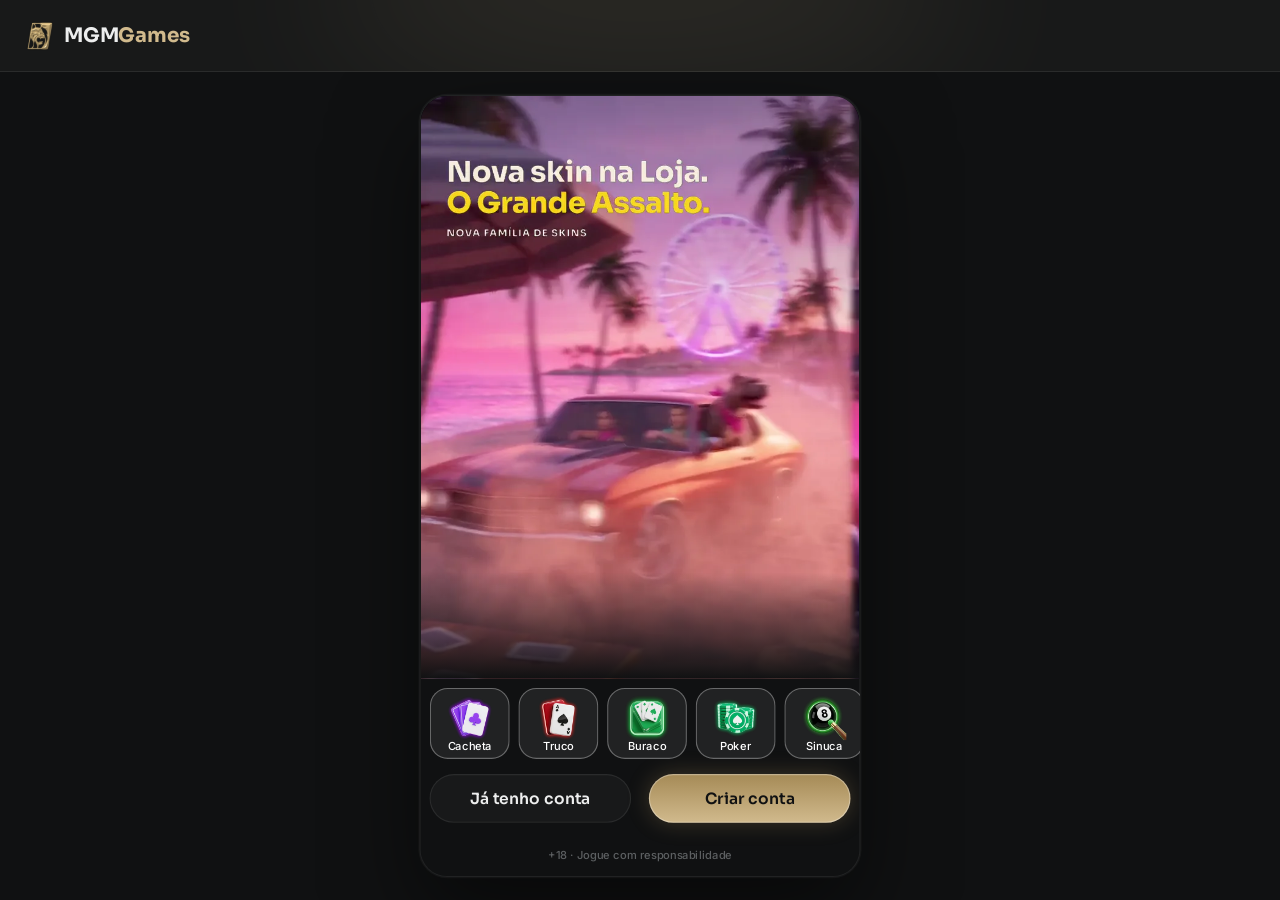
<file: index.html>
<!doctype html>
<html lang="pt-BR">
<head>
<meta charset="utf-8">
<meta name="viewport" content="width=device-width, initial-scale=1, viewport-fit=cover, user-scalable=no">
<meta name="robots" content="noindex, nofollow">
<meta name="theme-color" content="#141e2a">
<meta name="mobile-web-app-capable" content="yes">
<meta name="apple-mobile-web-app-capable" content="yes">
<meta name="apple-mobile-web-app-status-bar-style" content="black-translucent">
<title>MGM Games · protótipo</title>
<link rel="icon" href="assets/ui/logo_icon.webp">
<link rel="preconnect" href="https://fonts.googleapis.com">
<link rel="preconnect" href="https://fonts.gstatic.com" crossorigin>
<link rel="stylesheet" href="https://fonts.googleapis.com/css2?family=Inter:wght@400;500;600;700&family=Sora:wght@600;700;800&display=swap">
<link rel="stylesheet" href="css/tokens.css?v=mgm-11261814">
<link rel="stylesheet" href="css/ui.css?v=mgm-11261814">
<link rel="stylesheet" href="css/screens.css?v=mgm-11261814">
<link rel="stylesheet" href="css/game.css?v=mgm-11261814">
<link rel="stylesheet" href="css/desk.css?v=mgm-11261814">
<link rel="stylesheet" href="css/missoes.css?v=mgm-11261814">
</head>
<body>
<svg width="0" height="0" style="position:absolute" aria-hidden="true">
  <defs><clipPath id="hexclip" clipPathUnits="objectBoundingBox"><path id="hexpath" d=""/></clipPath></defs>
  <symbol id="s-E" viewBox="0 0 16 20"><path d="M8 0C5 4 0 7.5 0 11.5C0 14 2 16 4.5 16C5.7 16 6.8 15.5 7.5 14.7C7.3 16.6 6.5 18.3 5 20H11C9.5 18.3 8.7 16.6 8.5 14.7C9.2 15.5 10.3 16 11.5 16C14 16 16 14 16 11.5C16 7.5 11 4 8 0Z"/></symbol>
  <symbol id="s-C" viewBox="0 0 20 18.4"><path d="M10 18.35L8.55 17.03C3.4 12.36 0 9.28 0 5.5C0 2.420 2.42 0 5.5 0C7.24 0 8.91 0.81 10 2.09C11.09 0.81 12.76 0 14.5 0C17.58 0 20 2.42 20 5.5C20 9.28 16.6 12.36 11.45 17.04L10 18.35Z"/></symbol>
  <symbol id="s-O" viewBox="0 0 15 20"><path d="M7.5 0L15 10L7.5 20L0 10L7.5 0Z"/></symbol>
  <symbol id="s-P" viewBox="0 0 18 18.5"><path d="M9 0C11.3 0 13.2 1.9 13.2 4.2C13.2 5 13 5.7 12.6 6.3C13 6.2 13.4 6.1 13.8 6.1C16.1 6.1 18 8 18 10.3C18 12.6 16.1 14.5 13.8 14.5C12.5 14.5 11.3 13.9 10.5 12.9C10.7 14.9 11.6 16.8 13.1 18.5H4.9C6.4 16.8 7.3 14.9 7.5 12.9C6.7 13.9 5.5 14.5 4.2 14.5C1.9 14.5 0 12.6 0 10.3C0 8 1.9 6.1 4.2 6.1C4.6 6.1 5 6.2 5.4 6.3C5 5.7 4.8 5 4.8 4.2C4.8 1.9 6.7 0 9 0Z"/></symbol>
  <symbol id="i-copy" viewBox="0 0 448 512"><path d="M208 0H332.1c12.7 0 24.9 5.1 33.9 14.1l67.9 67.9c9 9 14.1 21.2 14.1 33.9V336c0 26.5-21.5 48-48 48H208c-26.5 0-48-21.5-48-48V48c0-26.5 21.5-48 48-48zM48 128h80v64H64V448H256V416h64v48c0 26.5-21.5 48-48 48H48c-26.5 0-48-21.5-48-48V176c0-26.5 21.5-48 48-48z"/></symbol>
  <symbol id="i-share" viewBox="0 0 448 512"><path d="M352 224c53 0 96-43 96-96s-43-96-96-96s-96 43-96 96c0 4 .2 8 .7 11.9l-94.1 47C145.4 170.2 121.9 160 96 160c-53 0-96 43-96 96s43 96 96 96c25.9 0 49.4-10.2 66.6-26.9l94.1 47c-.5 3.9-.7 7.8-.7 11.9c0 53 43 96 96 96s96-43 96-96s-43-96-96-96c-25.9 0-49.4 10.2-66.6 26.9l-94.1-47c.5-3.9 .7-7.8 .7-11.9s-.2-8-.7-11.9l94.1-47C302.6 213.8 326.1 224 352 224z"/></symbol>
  <symbol id="i-wa" viewBox="0 0 448 512"><path d="M380.9 97.1C339 55.1 283.2 32 223.9 32c-122.4 0-222 99.6-222 222 0 39.1 10.2 77.3 29.6 111L0 480l117.7-30.9c32.4 17.7 68.9 27 106.1 27h.1c122.3 0 224.1-99.6 224.1-222 0-59.3-25.2-115-67.1-157zm-157 341.6c-33.2 0-65.7-8.9-94-25.7l-6.7-4-69.8 18.3L72 359.2l-4.4-7c-18.5-29.4-28.2-63.3-28.2-98.2 0-101.7 82.8-184.5 184.6-184.5 49.3 0 95.6 19.2 130.4 54.1 34.8 34.9 56.2 81.2 56.1 130.5 0 101.8-84.9 184.6-186.6 184.6zm101.2-138.2c-5.5-2.8-32.8-16.2-37.9-18-5.1-1.9-8.8-2.8-12.5 2.8-3.7 5.6-14.3 18-17.6 21.8-3.2 3.7-6.5 4.2-12 1.4-32.6-16.3-54-29.1-75.5-66-5.7-9.8 5.7-9.1 16.3-30.3 1.8-3.7.9-6.9-.5-9.7-1.4-2.8-12.5-30.1-17.1-41.2-4.5-10.8-9.1-9.3-12.5-9.5-3.2-.2-6.9-.2-10.6-.2-3.7 0-9.7 1.4-14.8 6.9-5.1 5.6-19.4 19-19.4 46.3 0 27.3 19.9 53.7 22.6 57.4 2.8 3.7 39.1 59.7 94.8 83.8 35.2 15.2 49 16.5 66.6 13.9 10.7-1.6 32.8-13.4 37.4-26.4 4.6-13 4.6-24.1 3.2-26.4-1.3-2.5-5-3.9-10.5-6.6z"/></symbol>
  <symbol id="i-pen" viewBox="0 0 512 512"><path d="M362.7 19.3L314.3 67.7 444.3 197.7l48.4-48.4c25-25 25-65.5 0-90.5L453.3 19.3c-25-25-65.5-25-90.5 0zm-71 71L58.6 323.5c-10.4 10.4-18 23.3-22.2 37.4L1 481.2C-1.5 489.7 .8 498.8 7 505s15.3 8.5 23.7 6.1l120.3-35.4c14.1-4.2 27-11.8 37.4-22.2L421.7 220.3 291.7 90.3z"/></symbol>
  <symbol id="i-plus" viewBox="0 0 448 512"><path d="M256 80c0-17.7-14.3-32-32-32s-32 14.3-32 32v144H48c-17.7 0-32 14.3-32 32s14.3 32 32 32h144v144c0 17.7 14.3 32 32 32s32-14.3 32-32V288h144c17.7 0 32-14.3 32-32s-14.3-32-32-32H256V80z"/></symbol>
  <symbol id="i-chev-l" viewBox="0 0 320 512"><path d="M9.4 233.4c-12.5 12.5-12.5 32.8 0 45.3l192 192c12.5 12.5 32.8 12.5 45.3 0s12.5-32.8 0-45.3L77.3 256 246.6 86.6c12.5-12.5 12.5-32.8 0-45.3s-32.8-12.5-45.3 0l-192 192z"/></symbol>
  <symbol id="i-chev-r" viewBox="0 0 320 512"><path d="M310.6 233.4c12.5 12.5 12.5 32.8 0 45.3l-192 192c-12.5 12.5-32.8 12.5-45.3 0s-12.5-32.8 0-45.3L242.7 256 73.4 86.6c-12.5-12.5-12.5-32.8 0-45.3s32.8-12.5 45.3 0l192 192z"/></symbol>
  <symbol id="i-chev-l-light" viewBox="0 0 320 512"><path d="M20.7 267.3c-6.2-6.2-6.2-16.4 0-22.6l192-192c6.2-6.2 16.4-6.2 22.6 0s6.2 16.4 0 22.6L54.6 256 235.3 436.7c6.2 6.2 6.2 16.4 0 22.6s-16.4 6.2-22.6 0l-192-192z"/></symbol>
  <symbol id="i-chev-r-light" viewBox="0 0 320 512"><path d="M299.3 244.7c6.2 6.2 6.2 16.4 0 22.6l-192 192c-6.2 6.2-16.4 6.2-22.6 0s-6.2-16.4 0-22.6L265.4 256 84.7 75.3c-6.2-6.2-6.2-16.4 0-22.6s16.4-6.2 22.6 0l192 192z"/></symbol>
  <symbol id="i-x" viewBox="0 0 384 512"><path d="M324.5 411.1c6.2 6.2 16.4 6.2 22.6 0s6.2-16.4 0-22.6L214.6 256 347.1 123.5c6.2-6.2 6.2-16.4 0-22.6s-16.4-6.2-22.6 0L192 233.4 59.5 100.9c-6.2-6.2-16.4-6.2-22.6 0s-6.2 16.4 0 22.6L169.4 256 36.9 388.5c-6.2 6.2-6.2 16.4 0 22.6s16.4 6.2 22.6 0L192 278.6 324.5 411.1z"/></symbol>
  <symbol id="i-search" viewBox="0 0 512 512"><path d="M384 208A176 176 0 1 0 32 208a176 176 0 1 0 352 0zM343.3 366C307 397.2 259.7 416 208 416C93.1 416 0 322.9 0 208S93.1 0 208 0S416 93.1 416 208c0 51.7-18.8 99-50 135.3L507.3 484.7c6.2 6.2 6.2 16.4 0 22.6s-16.4 6.2-22.6 0L343.3 366z"/></symbol>
  <symbol id="i-check" viewBox="0 0 512 512"><path d="M256 512A256 256 0 1 0 256 0a256 256 0 1 0 0 512zM369 209L241 337c-9.4 9.4-24.6 9.4-33.9 0l-64-64c-9.4-9.4-9.4-24.6 0-33.9s24.6-9.4 33.9 0l47 47L335 175c9.4-9.4 24.6-9.4 33.9 0s9.4 24.6 0 33.9z"/></symbol>
  <symbol id="i-eye" viewBox="0 0 576 512"><path d="M288 32c-80.8 0-145.5 36.8-192.6 80.6C48.6 156 17.3 208 2.5 243.7c-3.3 7.9-3.3 16.7 0 24.6C17.3 304 48.6 356 95.4 399.4C142.5 443.2 207.2 480 288 480s145.5-36.8 192.6-80.6c46.8-43.5 78.1-95.4 93-131.1c3.3-7.9 3.3-16.7 0-24.6c-14.9-35.7-46.2-87.7-93-131.1C433.5 68.8 368.8 32 288 32zM144 256a144 144 0 1 1 288 0 144 144 0 1 1 -288 0zm144-64c0 35.3-28.7 64-64 64c-7.1 0-13.9-1.2-20.3-3.3c-5.5-1.8-11.9 1.6-11.7 7.4c.3 6.9 1.3 13.8 3.2 20.7c13.7 51.2 66.4 81.6 117.6 67.9s81.6-66.4 67.9-117.6c-11.1-41.5-47.8-69.4-88.6-71.1c-5.8-.2-9.2 6.1-7.4 11.7c2.1 6.4 3.3 13.2 3.3 20.3z"/></symbol>
  <symbol id="i-send" viewBox="0 0 512 512"><path d="M498.1 5.6c10.1 7 15.4 19.1 13.5 31.2l-64 416c-1.5 9.7-7.4 18.2-16 23s-18.9 5.4-28 1.6L284 427.7l-68.5 74.1c-8.9 9.7-22.9 12.9-35.2 8.1S160 493.2 160 480V396.4c0-4 1.5-7.8 4.2-10.7L331.8 202.8c5.8-6.3 5.6-16-.4-22s-15.7-6.4-22-.7L106 360.8 17.7 316.6C7.1 311.3 .3 300.7 0 288.9s5.9-22.8 16.1-28.7l448-256c10.7-6.1 23.9-5.5 34 1.4z"/></symbol>
  <symbol id="i-star" viewBox="0 0 576 512"><path d="M316.9 18C311.6 7 300.4 0 288.1 0s-23.4 7-28.8 18L195 150.3 51.4 171.5c-12 1.8-22 10.2-25.7 21.7s-.7 24.2 7.9 32.7L137.8 329 113.2 474.7c-2 12 3 24.2 12.9 31.3s23 8 33.8 2.3l128.3-68.5 128.3 68.5c10.8 5.7 23.9 4.9 33.8-2.3s14.9-19.3 12.9-31.3L438.5 329 542.7 225.9c8.6-8.5 11.7-21.2 7.9-32.7s-13.7-19.9-25.7-21.7L381.2 150.3 316.9 18z"/></symbol>
  <symbol id="i-star-o" viewBox="0 0 576 512"><path d="M287.9 0c9.2 0 17.6 5.2 21.6 13.5l68.6 141.3 153.2 22.6c9 1.3 16.5 7.6 19.3 16.3s.5 18.1-5.9 24.5L433.6 328.4l26.2 155.6c1.5 9-2.2 18.1-9.7 23.5s-17.3 6-25.3 1.7l-137-73.2L151 509.1c-8.1 4.3-17.9 3.7-25.3-1.7s-11.2-14.5-9.7-23.5l26.2-155.6L31.1 218.2c-6.5-6.4-8.7-15.9-5.9-24.5s10.3-14.9 19.3-16.3l153.2-22.6L266.3 13.5C270.4 5.2 278.7 0 287.9 0zm0 79L235.4 187.2c-3.5 7.1-10.2 12.1-18.1 13.3L99 217.9 184.9 303c5.5 5.5 8.1 13.3 6.8 21L171.4 443.7l105.2-56.2c7.1-3.8 15.6-3.7 22.6 0l105.2 56.2L384.2 324.1c-1.3-7.7 1.2-15.5 6.8-21l85.9-85.1L358.6 200.5c-7.8-1.2-14.6-6.1-18.1-13.3L287.9 79z"/></symbol>
</svg>

<!-- desktop (js/desk.js): header largo, menu e chat ao vivo em volta da coluna 9:16 -->
<header class="dkh" id="dkh"></header>
<aside class="dkl" id="dkl" aria-label="Menu"></aside>
<aside class="dkr" id="dkr" aria-label="Chat ao vivo"></aside>

<div class="stage-wrap"><div class="phone" id="phone">
  <div class="status" aria-hidden="true"><span>9:41</span><span class="island"></span>
    <span class="icons"><svg width="18" height="12" viewBox="0 0 18 12" fill="#fff"><rect x="0" y="8" width="3" height="4" rx="1"/><rect x="5" y="5.5" width="3" height="6.5" rx="1"/><rect x="10" y="3" width="3" height="9" rx="1"/><rect x="15" y="0" width="3" height="12" rx="1"/></svg><svg width="16" height="12" viewBox="0 0 16 12" fill="#fff"><path d="M8 2.2c2.3 0 4.4.9 6 2.4l1.1-1.1A10 10 0 0 0 8 .6 10 10 0 0 0 .9 3.5L2 4.6a8.4 8.4 0 0 1 6-2.4zm0 3.3c1.4 0 2.7.5 3.7 1.4l1.1-1.1A7 7 0 0 0 8 3.9a7 7 0 0 0-4.8 1.9l1.1 1.1c1-.9 2.3-1.4 3.7-1.4zm0 3.3c.6 0 1.1.2 1.5.6L8 11 6.5 9.4c.4-.4.9-.6 1.5-.6z"/></svg><svg width="27" height="13" viewBox="0 0 27 13" fill="none"><rect x=".5" y=".5" width="23" height="12" rx="3.5" stroke="#fff" opacity=".4"/><rect x="2" y="2" width="20" height="9" rx="2" fill="#fff"/><rect x="25" y="4.5" width="1.6" height="4" rx=".8" fill="#fff" opacity=".4"/></svg></span>
  </div>
  <div class="app" id="app">
    <!-- telas do app (renderizadas pelo js/screens.js) -->
    <section class="scr" id="view"></section>

    <!-- tela de jogo: os motores (js/games.js) desenham dentro dela -->
    <section class="scr game-scr" id="scr-game" hidden>
      <header class="hud" id="hud"></header>
      <div class="jogo" id="jogo"><div class="board" id="board"></div></div>
      <nav class="mnav" id="mnav">
        <button data-g="voltar"><span class="back"><svg><use href="#i-chev-l-light"/></svg></span><span>Voltar</span></button>
        <button data-g="chat"><img class="ic" src="assets/icons/chat.webp" alt=""><span>Chat</span></button>
        <button data-g="mesa"><img class="ic" src="assets/icons/friends.webp" alt=""><span>Mesa</span></button>
        <button data-g="voz"><img class="ic" id="micIco" src="assets/icons/microphone-off.webp" alt=""><span>Voz</span></button>
        <button data-g="ajustes"><img class="ic" src="assets/icons/gear.webp" alt=""><span>Ajustes</span></button>
      </nav>
    </section>

    <div class="toast" id="toast"><span class="hint-pill" id="toastTxt"></span></div>
    <div id="sheet"></div>
    <div id="overlay"></div>
  </div>
</div></div>

<script src="js/core.js?v=mgm-11261814"></script>
<script src="js/ui.js?v=mgm-11261814"></script>
<script src="js/screens.js?v=mgm-11261814"></script>
<script src="js/loja.js?v=mgm-11261814"></script>
<script src="js/social.js?v=mgm-11261814"></script>
<script src="js/torneios.js?v=mgm-11261814"></script>
<script src="js/sala.js?v=mgm-11261814"></script>
<script src="js/missoes.js?v=mgm-11261814"></script>
<script src="js/games.js?v=mgm-11261814"></script>
<script src="js/sinuca.js?v=mgm-11261814"></script>
<script src="js/desk.js?v=mgm-11261814"></script>
<script src="js/boot.js?v=mgm-11261814"></script>
</body>
</html>
</file>
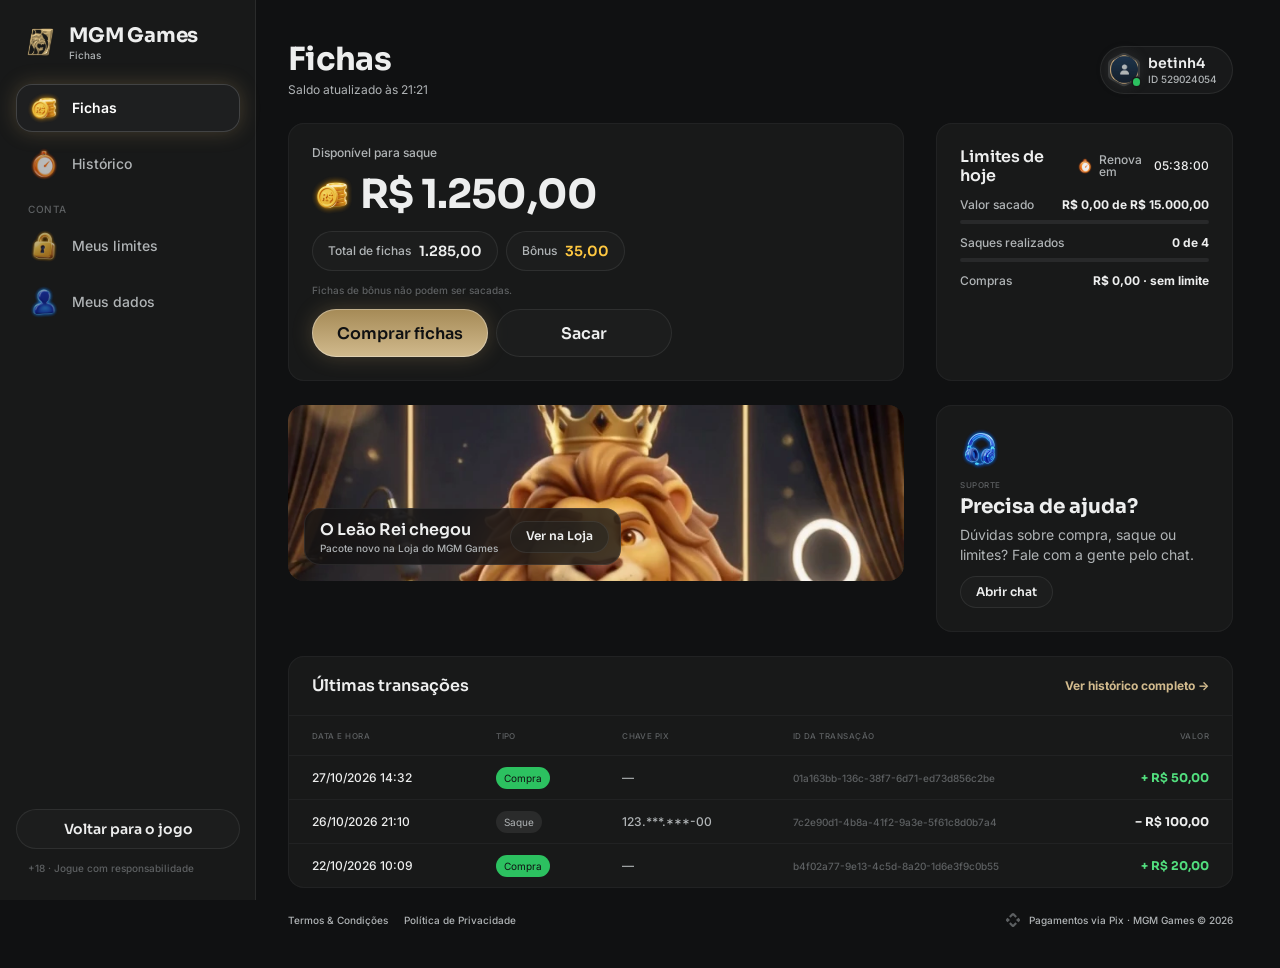
<file: fichas/index.html>
<!doctype html>
<html lang="pt-BR">
<head>
<meta charset="utf-8">
<meta name="viewport" content="width=device-width, initial-scale=1, viewport-fit=cover">
<meta name="robots" content="noindex, nofollow">
<meta name="theme-color" content="#101112">
<title>Fichas · MGM Games</title>
<link rel="icon" href="../assets/ui/logo_icon.webp">
<link rel="preconnect" href="https://fonts.googleapis.com">
<link rel="preconnect" href="https://fonts.gstatic.com" crossorigin>
<link rel="stylesheet" href="https://fonts.googleapis.com/css2?family=Inter:wght@400;500;600;700&family=Sora:wght@600;700;800&display=swap">
<link rel="stylesheet" href="../css/tokens.css?v=20261119a">
<link rel="stylesheet" href="../css/ui.css?v=20261119a">
<link rel="stylesheet" href="fichas.css?v=20261119a">
</head>
<body>
<svg width="0" height="0" style="position:absolute" aria-hidden="true">
  <defs><clipPath id="hexclip" clipPathUnits="objectBoundingBox"><path id="hexpath" d=""/></clipPath></defs>
  <symbol id="i-chev-l-light" viewBox="0 0 320 512"><path d="M20.7 267.3c-6.2-6.2-6.2-16.4 0-22.6l192-192c6.2-6.2 16.4-6.2 22.6 0s6.2 16.4 0 22.6L54.6 256 235.3 436.7c6.2 6.2 6.2 16.4 0 22.6s-16.4 6.2-22.6 0l-192-192z"/></symbol>
  <symbol id="i-x" viewBox="0 0 384 512"><path d="M324.5 411.1c6.2 6.2 16.4 6.2 22.6 0s6.2-16.4 0-22.6L214.6 256 347.1 123.5c6.2-6.2 6.2-16.4 0-22.6s-16.4-6.2-22.6 0L192 233.4 59.5 100.9c-6.2-6.2-16.4-6.2-22.6 0s-6.2 16.4 0 22.6L169.4 256 36.9 388.5c-6.2 6.2-6.2 16.4 0 22.6s16.4 6.2 22.6 0L192 278.6 324.5 411.1z"/></symbol>
  <symbol id="i-check" viewBox="0 0 448 512"><path d="M438.6 105.4c12.5 12.5 12.5 32.8 0 45.3l-256 256c-12.5 12.5-32.8 12.5-45.3 0l-128-128c-12.5-12.5-12.5-32.8 0-45.3s32.8-12.5 45.3 0L160 338.7 393.4 105.4c12.5-12.5 32.8-12.5 45.3 0z"/></symbol>
  <symbol id="i-copy" viewBox="0 0 448 512"><path d="M208 0H332.1c12.7 0 24.9 5.1 33.9 14.1l67.9 67.9c9 9 14.1 21.2 14.1 33.9V336c0 26.5-21.5 48-48 48H208c-26.5 0-48-21.5-48-48V48c0-26.5 21.5-48 48-48zM48 128h80v64H64V448H256V416h64v48c0 26.5-21.5 48-48 48H48c-26.5 0-48-21.5-48-48V176c0-26.5 21.5-48 48-48z"/></symbol>
  <symbol id="i-pix" viewBox="0 0 24 24"><path d="M6.1 6.3 10.1 2.3a2.7 2.7 0 0 1 3.8 0l4 4-2.3 2.3-2.9-2.9a1 1 0 0 0-1.4 0L8.4 8.6 6.1 6.3zm11.8 11.4-4 4a2.7 2.7 0 0 1-3.8 0l-4-4 2.3-2.3 2.9 2.9a1 1 0 0 0 1.4 0l2.9-2.9 2.3 2.3zM2.3 10.1l1.6-1.6L7.4 12l-3.5 3.5-1.6-1.6a2.7 2.7 0 0 1 0-3.8zm19.4 0a2.7 2.7 0 0 1 0 3.8l-1.6 1.6-3.5-3.5 3.5-3.5 1.6 1.6z"/></symbol>
</svg>

<div class="fx">
  <aside class="side" id="side" aria-label="Menu"></aside>
  <div class="main">
    <header class="mtop" id="mtop"></header>
    <main class="page" id="page"></main>
    <footer class="foot" id="foot"></footer>
  </div>
</div>
<div class="veil" id="veil" hidden><section class="drawer" id="drawer" role="dialog" aria-modal="true"></section></div>
<div class="toast" id="toast"><span class="hint-pill" id="toastTxt"></span></div>

<script src="fichas.js?v=20261119a"></script>
</body>
</html>
</file>
<file: css/tokens.css>
/* MGM Games · tokens do DS EstrelaGames (Rjx31bgpOt4m1U8DVKyWtd · modo MGM Games), valores resolvidos 1:1 */
:root{
  color-scheme: dark;
  /* background */
  --bg-default:#101112; --bg-subtle:#181919; --bg-strong:#212223; --bg-raised:#28292a; --bg-inset:#010101; --bg-highlight:#ffffff14; --bg-chrome:#181919; --bg-divider:#28292a; --bg-band:#00000052;
  --bga-default-50:#10111280; --bga-default-75:#101112bf; --bga-subtle-50:#18191980; --bga-subtle-75:#181919bf;
  --bga-strong-25:#21222340; --bga-strong-50:#21222380; --bga-strong-75:#212223bf;
  --bga-secondary-16:#d1ba8d29; --bga-secondary-32:#d1ba8d52; --bga-accent-12:#ffc8411f;
  /* border */
  --border-muted:#ffffff14; --border-default:#212223; --border-strong:#383a3b; --border-focus:#a58a56;
  --border-hl-top:#ffffff29; --border-gold-top:#f0e3c9e5; --border-gold-bottom:#a58a565c;
  /* text */
  --text-default:#edeeee; --text-muted:#b0b4b6; --text-link:#d1ba8d; --text-subtle:#5d6062; --text-disabled:#454849;
  --text-brand:#d1ba8d; --text-success:#52de7e; --text-error:#ff6b6e; --text-prize:#ffc841;
  --text-on-color:#ffffff; --text-on-color-muted:#ffffffd9; --text-on-color-subtle:#ffffffb2; --text-on-light:#101112;
  /* system */
  --sys-info:#b19661; --sys-success:#2cc160; --sys-success-strong:#8cf0a9; --sys-warning:#ffbe2e; --sys-error:#ef4452;
  --sysa-success-25:#2cc16040; --sysa-error-25:#ef445240; --sysa-info-25:#3b74f540;
  --notification-error:#ef4452;
  /* effects */
  --hl-subtle:#ffffff29; --hl:#ffffff52; --hl-strong:#ffffff7a;
  --shadow-faint:#0000001f; --shadow-subtle:#0000003d; --shadow:#00000066; --shadow-strong:#00000080;
  --glow-info:#a58a5652; --glow-accent:#ffbe2e52; --glow-success:#52de7ea3; --glow-gold:#d1ba8d52; --glow-blue:#d1ba8d; --glow-red:#ff6b6e;
  /* surfaces */
  --surface-card-top:#181919; --surface-card-bottom:#101112; --surface-elevated-top:#28292a; --surface-elevated-bottom:#181919;
  /* buttons */
  --btn-primary-top:#a58a56; --btn-primary-bg:#756340; --btn-secondary-border:#b19661;
  --btn-disabled-top:#28292a; --btn-disabled-bg:#28292a; --btn-disabled-text:#454849;
  /* tabs */
  --tab-default-text:#b0b4b6; --tab-container:#212223; --input-border:#212223;
  --tab-padrao:#a58a56; --tab-padrao-tint:#a58a563d; --tab-rosa:#e93d82; --tab-rosa-tint:#e93d823d;
  /* games */
  --game-truco:#e5484d; --game-paulista:#3b74f5; --game-cacheta:#8752f2; --game-tranca:#2cc160; --game-buraco:#1f9a4a;
  --game-poker:#0fa968; --game-sinuca:#2fa35a; --game-todos:#b19661; --game-domino:#14b8a6; --game-dama:#f76b15; --game-xadrez:#5b6cff;
  --game-paulista-tint:#3b74f53d; --game-truco-tint:#e5484d3d; --game-cacheta-tint:#8752f23d; --game-buraco-tint:#1f9a4a3d; --game-poker-tint:#0fa9683d; --game-sinuca-tint:#2fa35a3d;
  /* crew */
  --crew-engenheiro:#4fb3ff; --crew-comandante:#f5c542; --crew-piloto:#ff5a36; --crew-navegador:#e86bff; --crew-explorador:#4dffb8;
  --crew-bar:#ff9f43; --crew-reis:#34d399; --crew-nobru:#3d8bff; --crew-inhui:#ff4fb0;
  /* famílias da página Skins (mesma cor da chamada do Truco) */
  --crew-laje:#ff7f50; --crew-portaria:#3ddc84; --crew-live:#b45cff; --crew-feira:#ffa62b; --crew-navalha:#ff4fb0; --crew-varzea:#5be37d; --crew-oficina:#3db8ff; --crew-posto:#ff3b4a; --crew-fliper:#a45cff; --crew-grau:#4fa3ff; --crew-palpite:#f2b233; --crew-assalto:#ff4fa3;
  /* stake / table */
  --stake-padrao-top:#483e2b; --stake-padrao-bottom:#26221b; --stake-iniciante-top:#1f9a4a; --stake-iniciante-bottom:#1f502c;
  --table-card-top:#1f5a4a; --table-card-bottom:#0f2e2a; --table-stake:#ffc841;
  --plus-bg:#52de7e; --plus-icon:#101112;
  --btn-success-top:#52de7e; --btn-success-bg:#1f9a4a; /* DS button-glass ☰ Type=Success (Comprar) */
  /* cards */
  --card-face:#ffffff; --card-border:#9ea2a4; --suit-red:#c72c3d; --suit-black:#141922; --back-top:#5a4d34; --back-bottom:#2f2a20;
  /* seat timer */
  --seat-timer-track:#ffffff1f; --seat-timer:#b19661;
  /* type */
  --f-display:"Sora", "Inter", system-ui, sans-serif;
  --f-ui:"Inter", system-ui, -apple-system, sans-serif;
  --f-call:"Industry", "Sora", sans-serif;
  /* marca · MGM Games (sobrescreve) */
  --back-top:#483e2b; --back-bottom:#1b1915; --btn-primary-text:#101112; --btn-primary-bg:#d1ba8d; --crew-nobru:#B19661; --crew-inhui:#B19661;
}
/* estilos de texto do DS */
.t-d3xl{font:700 64px/1.2 var(--f-display);letter-spacing:-.02em}
.t-d2xl{font:700 48px/1.2 var(--f-display);letter-spacing:-.02em}
.t-dxl{font:700 40px/1.2 var(--f-display);letter-spacing:-.02em}
.t-dl{font:700 32px/1.2 var(--f-display);letter-spacing:-.02em}
.t-dm{font:700 24px/1.2 var(--f-display);letter-spacing:-.01em}
.t-ds{font:700 20px/1.2 var(--f-display);letter-spacing:-.01em}
.t-dxs{font:600 16px/1.2 var(--f-display)}
.t-d2xs{font:600 14px/1.2 var(--f-display)}
.t-d3xs{font:600 12px/1.2 var(--f-display)}
.t-hm{font:700 20px/1.2 var(--f-ui)}
.t-ll{font:500 16px/1 var(--f-ui)} .t-lm{font:500 14px/1 var(--f-ui)} .t-ls{font:500 12px/1 var(--f-ui)} .t-lxs{font:500 10px/1 var(--f-ui)} .t-l2xs{font:500 8px/1 var(--f-ui)}
.t-link{font:700 12px/1.5 var(--f-ui)}
.t-p2xl{font:400 20px/1.5 var(--f-ui)} .t-pm{font:400 14px/1.5 var(--f-ui)} .t-ps{font:400 12px/1.5 var(--f-ui)}
</file>
<file: css/ui.css>
/* EstrelaGames · base + componentes do DS (Apple Gamer Style · Glass). Medidas 1:1 com o Figma (frame 375). */
*{box-sizing:border-box}
html,body{height:100%;margin:0}
body{background:#05080c;color:var(--text-default);font-family:var(--f-ui);-webkit-font-smoothing:antialiased;overflow:hidden;-webkit-text-size-adjust:100%}
button{font:inherit;color:inherit;border:0;background:none;padding:0;margin:0;cursor:pointer;-webkit-tap-highlight-color:transparent;text-align:inherit}
button:focus-visible,[role="button"]:focus-visible{outline:2px solid var(--border-focus);outline-offset:2px}
/* cards clicáveis são div[role=button]: o WebKit (iPhone) não estica os filhos de um <button> com flex */
[role="button"]{cursor:pointer;-webkit-tap-highlight-color:transparent;-webkit-user-select:none;user-select:none;outline:0}
input{font:inherit;color:inherit;border:0;background:none;outline:0;padding:0;margin:0;min-width:0}
img,video{display:block;max-width:100%;user-select:none;-webkit-user-drag:none}
video::-webkit-media-controls,video::-webkit-media-controls-start-playback-button,video::-webkit-media-controls-overlay-play-button{display:none!important;-webkit-appearance:none} /* sem botão de play: os vídeos são fundo */
svg{display:block}
[hidden]{display:none!important}
.ic{flex:none;object-fit:contain;pointer-events:none}

/* ---------- aparelho ---------- */
.stage-wrap{position:fixed;inset:0;display:flex;align-items:center;justify-content:center}
.phone{position:relative;width:375px;height:812px;background:var(--bg-subtle);overflow:hidden;border-radius:48px;box-shadow:0 0 0 10px #0c1016,0 0 0 11px #2a3340,0 40px 80px rgba(0,0,0,.6);transform-origin:center;display:flex;flex-direction:column}
.status{position:relative;flex:none;height:44px;display:flex;align-items:center;justify-content:space-between;padding:0 26px 0 32px;font:600 15px/1 var(--f-ui);background:var(--bg-subtle);z-index:60;pointer-events:none}
.status .island{position:absolute;left:50%;top:10px;width:118px;height:32px;margin-left:-59px;border-radius:20px;background:#000}
.status .icons{display:flex;gap:6px;align-items:center}
.app{position:relative;flex:1;min-height:0;overflow:hidden}
@media (max-width:520px){
  .phone{width:100vw;height:100vh;height:100dvh;border-radius:0;box-shadow:none;transform:none!important}
  .status{display:none}
  .app{padding-top:env(safe-area-inset-top,0px)}
}
.scr{position:absolute;inset:0;display:flex;flex-direction:column;background:var(--bg-subtle);overflow:hidden}
.app>.scr{top:env(safe-area-inset-top,0px)}
@media (min-width:521px){.app>.scr{top:0}}
.scroll{flex:1;min-height:0;overflow-y:auto;overflow-x:hidden;-webkit-overflow-scrolling:touch;scrollbar-width:none;overscroll-behavior:contain}
.scroll::-webkit-scrollbar,.hscroll::-webkit-scrollbar{display:none}
/* linha com rolagem lateral: sem clip, sangra até a borda da tela (regra Oct 26) */
.hscroll{display:flex;overflow-x:auto;overflow-y:visible;scrollbar-width:none;margin:0 -8px;padding:0 8px;scroll-padding:0 8px;-webkit-overflow-scrolling:touch}

/* ---------- ícones 3D ---------- */
.i16{width:16px;height:16px}.i20{width:20px;height:20px}.i24{width:24px;height:24px}.i28{width:28px;height:28px}.i32{width:32px;height:32px}.i36{width:36px;height:36px}.i40{width:40px;height:40px}.i48{width:48px;height:48px}

/* ---------- header-game (Mobile · Glass) ---------- */
.hdr{position:relative;flex:none;height:64px;display:flex;align-items:center;gap:4px;padding:8px 12px;background:var(--bg-subtle);overflow:hidden;z-index:20}
.hdr::before{content:"";position:absolute;left:48px;top:-70px;width:280px;height:140px;border-radius:50%;background:var(--glow-blue);filter:blur(60px);opacity:.15;pointer-events:none}
.hdr .side{position:relative;flex:1;min-width:0;display:flex;align-items:center;gap:4px}
.hdr .logo{width:24px;height:36px;display:grid;place-items:center;flex:none}
.hdr .logo img{width:25px;height:24px}
.cpill{flex:1;min-width:0;height:34px;display:flex;align-items:center;gap:2px;padding:4px;border-radius:999px;background:linear-gradient(90deg,#52de7e1a,#21222306),var(--bga-strong-50);box-shadow:inset 0 0 0 1px var(--border-muted);overflow:hidden}
.cpill.bonus{padding:4px 8px 4px 4px;background:linear-gradient(90deg,#21222306,#ffc8411a),var(--bga-strong-50)}
.cpill .ic{width:24px;height:24px}
.cpill .t{flex:1;min-width:0;display:flex;flex-direction:column;gap:2px;text-align:left}
.cpill .t small{font:500 8px/1 var(--f-ui);color:var(--text-muted)}
.cpill .t b{font:700 12px/10px var(--f-ui);color:var(--text-default);white-space:nowrap;overflow:hidden;text-overflow:ellipsis}
.cpill.bonus .t b{color:var(--text-prize)}
.cpill .plus{width:20px;height:20px;border-radius:10px;background:var(--plus-bg);display:grid;place-items:center;flex:none}
.cpill .plus svg{width:12px;height:12px;fill:var(--plus-icon)}
/* saldo com seta: abre o dropdown (DS header-game ◉ Expanded) */
.cpill .chev{width:20px;height:20px;display:grid;place-items:center;flex:none}
.cpill .chev svg{width:10px;height:10px;fill:var(--text-muted);transform:rotate(90deg);transition:transform .2s}
.cpill.open{box-shadow:inset 0 0 0 1px var(--border-strong)} .cpill.open .chev svg{transform:rotate(-90deg)}
.hdr .hbuy{flex:1;min-width:0}
/* dropdown do saldo (DS balance-panel) · celular: preso embaixo do header */
.baldrop{position:absolute;left:0;right:0;top:64px;bottom:0;z-index:45;background:var(--bga-default-75);animation:fade .15s both}
.balp{display:flex;flex-direction:column;gap:16px;max-height:100%;overflow:auto;padding:16px 16px 24px;background:var(--bg-subtle);border-radius:0 0 24px 24px;box-shadow:inset 0 -1px 0 var(--hl-subtle),0 16px 40px rgba(0,0,0,.4);animation:balIn .22s cubic-bezier(.2,.8,.2,1) both}
@keyframes balIn{from{transform:translateY(-12px);opacity:0}}
.balp .top{display:flex;justify-content:space-between;align-items:center}
.balp .top small{font:500 12px/1.2 var(--f-ui);color:var(--text-muted)}
.balp .tv{display:flex;align-items:center;gap:4px}
.balp .eye,.balp .x{display:grid;place-items:center;width:28px;height:28px}
.balp .eye svg{width:20px;height:20px;fill:var(--text-muted)}
.balp .x svg{width:12px;height:12px;fill:var(--text-muted);transform:rotate(-90deg)}
.balp .rows{display:flex;flex-direction:column;gap:12px}
.balp .kv{display:flex;justify-content:space-between;gap:12px;font:400 14px/1.4 var(--f-ui);color:var(--text-muted)}
.balp .kv b{font-weight:400;color:var(--text-default);font-variant-numeric:tabular-nums;text-align:right}
.balp hr{border:0;height:1px;background:var(--border-muted);margin:0}
.balp .acts{display:flex;gap:12px} .balp .acts .btn{flex:1}
/* Bônus Fidelidade (DS _loyalty-bonus): Resgatar quando tem valor · Juntando com a seta que abre as regras */
.fid{display:flex;flex-direction:column;gap:12px;padding:8px 12px 8px 8px;border-radius:24px;background:var(--bga-strong-50);box-shadow:inset 0 0 0 1px var(--border-muted)}
.fid.ready{flex-direction:row;align-items:center;gap:8px}
.fid .ic{width:28px;height:28px;flex:none}
.fid .t{flex:1;min-width:0;display:flex;flex-direction:column;gap:2px;text-align:left}
.fid .t b{font:400 14px/1.3 var(--f-ui);color:var(--text-default)}
.fid .t small{font:500 10px/1.2 var(--f-ui);color:var(--text-muted)}
.fid .v{font:400 14px/1 var(--f-ui);font-variant-numeric:tabular-nums}
.fid .row{display:flex;align-items:center;gap:8px;width:100%}
.fid .chev{width:20px;height:20px;display:grid;place-items:center;flex:none}
.fid .chev svg{width:10px;height:10px;fill:var(--text-muted);transform:rotate(90deg);transition:transform .2s}
.fid.open{border-radius:16px;padding:8px 12px 12px 8px} .fid.open .chev svg{transform:rotate(-90deg)}
.fid .more{display:flex;flex-direction:column;gap:12px}
.fid .wk{display:flex;flex-direction:column;gap:4px;padding:12px;border-radius:12px;background:var(--bga-default-50);box-shadow:inset 0 0 0 1px var(--border-muted)}
.fid .wk small{font:500 12px/1.2 var(--f-ui);color:var(--text-muted)}
.fid .wk b{font:700 20px/1.2 var(--f-display);color:var(--text-prize);font-variant-numeric:tabular-nums}
.fid p{margin:0;font:400 12px/1.5 var(--f-ui);color:var(--text-muted)}
.fid .kv{font-size:12px}
.hbell{position:relative;width:36px;height:36px;border-radius:18px;background:var(--bga-strong-50);box-shadow:inset 0 0 0 1px var(--border-muted);display:grid;place-items:center;flex:none}
.hbell .ic{width:28px;height:28px}
.hbell i{position:absolute;left:28px;top:0;width:8px;height:8px;border-radius:50%;background:var(--notification-error)}
.hbell i[hidden]{display:none}

/* ---------- header-avatar (hexágono com borda da tripulação) ---------- */
.hav{position:relative;display:inline-block;flex:none;width:var(--w,44px);height:var(--h,48px)}
.hav .gl{position:absolute;left:-4.5%;top:0;width:109%;aspect-ratio:1;border-radius:50%;background:var(--cc);filter:blur(calc(var(--w,44px) * .16));opacity:.45;pointer-events:none}
.hav .hx{position:absolute;inset:0;-webkit-clip-path:url(#hexclip);clip-path:url(#hexclip);background:var(--cc)}
.hav .hx img{position:absolute;inset:2px;width:calc(100% - 4px);height:calc(100% - 4px);object-fit:cover;object-position:center top;-webkit-clip-path:url(#hexclip);clip-path:url(#hexclip);background:var(--bg-raised)}
.hav .on{position:absolute;left:77%;top:75%;width:23%;aspect-ratio:1;border-radius:50%;background:var(--sys-success);box-shadow:0 0 0 1.5px var(--bg-subtle)}
.hav.xs{--w:24px;--h:26px}.hav.s{--w:32px;--h:35px}.hav.m{--w:44px;--h:48px}.hav.l{--w:56px;--h:60px}
.hav.xs .hx img,.hav.s .hx img{inset:1.5px;width:calc(100% - 3px);height:calc(100% - 3px)}
.hav.empty{height:var(--w)}
.hav.empty .av0{position:absolute;inset:4.5%;width:91%;height:91%}
.hav.empty .add{position:absolute;left:63.6%;top:63.6%;width:27.3%;height:27.3%;border-radius:50%;background:var(--plus-bg);box-shadow:0 0 0 1.2px var(--bg-subtle);display:grid;place-items:center}
.hav.empty .add svg{width:58%;height:58%;fill:var(--plus-icon)}

/* ---------- avatar circular (avatar-estrela-games) ---------- */
.av{position:relative;display:inline-block;vertical-align:middle;flex:none;width:var(--s,48px);height:var(--s,48px);border-radius:50%;background:linear-gradient(180deg,var(--surface-elevated-top),var(--surface-elevated-bottom));box-shadow:inset 0 0 0 var(--bw,2px) #ffffff29}
.av img{position:absolute;inset:var(--bw,2px);width:calc(100% - 2*var(--bw,2px));height:calc(100% - 2*var(--bw,2px));border-radius:50%;object-fit:cover;object-position:center top}
.av.s{--s:32px;--bw:1px}.av.m{--s:48px;--bw:2px}.av.l{--s:80px;--bw:3px}.av.xl{--s:120px;--bw:4px}
.av .lvl{position:absolute;left:50%;bottom:-4px;transform:translateX(-50%);padding:1px 6px;border-radius:999px;background:var(--bg-raised);box-shadow:0 0 0 2px var(--bg-default);font:600 12px/14px var(--f-display);white-space:nowrap}
.av.empty .ph{position:absolute;inset:25%;width:50%;height:50%;fill:#ffffff52}
.av .addb{position:absolute;left:63.3%;top:63.3%;width:36.7%;height:36.7%;border-radius:50%;background:var(--plus-bg);display:grid;place-items:center;box-shadow:0 0 0 3px var(--bg-subtle)}
.av .addb svg{width:50%;height:50%;fill:#fff}

/* ---------- navbar-glass ---------- */
.nav{position:absolute;left:16px;right:16px;bottom:calc(12px + env(safe-area-inset-bottom,0px));height:64px;display:flex;align-items:stretch;padding:4px;border-radius:24px;background:var(--bga-strong-75);box-shadow:inset 0 0 0 1px var(--border-muted);-webkit-backdrop-filter:blur(24px);backdrop-filter:blur(24px);z-index:30}
.nav>button{position:relative;flex:1;min-width:0;display:flex;flex-direction:column;align-items:center;justify-content:center;border-radius:20px}
.nav>button .ic{width:32px;height:32px;opacity:.75}
.nav>button>span{font:500 10px/1 var(--f-ui);color:var(--text-subtle);white-space:nowrap}
.nav>button.on{flex:none;width:104px;justify-content:flex-end;gap:2px;padding-bottom:6px;background:var(--bga-secondary-16);box-shadow:inset 0 0 0 1px var(--hl-subtle),0 0 20px var(--glow-info)}
.nav>button.on .ic{position:absolute;left:28px;top:-14px;width:48px;height:48px;opacity:1}
.nav>button.on .lr{width:100%;display:flex;align-items:center;justify-content:space-between;padding:0 8px}
.nav>button.on .lr span{font:500 10px/1 var(--f-ui);color:var(--text-on-color)}
.nav .lr i{width:16px;height:16px;display:grid;place-items:center}
.nav .lr svg{width:10px;height:16px;fill:var(--text-on-color)}

/* ---------- game-block ---------- */
.gb{position:relative;flex:none;width:72px;height:64px;border-radius:16px;display:flex;flex-direction:column;align-items:center;justify-content:center;padding:4px 0;background:var(--tab-container);box-shadow:inset 0 0 0 1px var(--hl);font:500 10px/1 var(--f-ui);color:var(--text-on-color);white-space:nowrap}
.gb .ic{width:40px;height:40px}
.gb.on{justify-content:flex-end;padding:0 0 6px;background:var(--gc);box-shadow:0 4px 12px var(--gs,transparent)}
.gb.on .ic{position:absolute;left:50%;top:-12px;width:60px;height:60px;margin-left:-30px}
.gb .lk{position:absolute;right:4px;top:4px;width:14px;height:14px;opacity:.8}
.gb.on .lk{display:none}
.games-row{gap:8px;padding-top:12px;margin-top:-12px}
.games-row .gb{width:72px}

/* ---------- tabs ---------- */
.tabs{display:flex;gap:2px;height:44px;padding:4px;border-radius:12px;background:var(--bg-raised);box-shadow:inset 0 0 0 1px var(--input-border)}
.tabs>button{position:relative;flex:1;min-width:0;height:34px;border-radius:8px;display:flex;align-items:center;justify-content:center;padding:8px 16px;font:500 12px/1 var(--f-ui);color:var(--tab-default-text);white-space:nowrap}
.tabs>button.on{background:var(--tc-tint);font:700 12px/18px var(--f-ui);color:var(--text-default)}
.tabs>button.on::after{content:"";position:absolute;left:50%;bottom:0;width:24px;height:3px;margin-left:-12px;border-radius:2px;background:var(--tc);box-shadow:0 0 8px var(--tc)}
.tabs>button .lk{font:500 9px/1 var(--f-ui);margin-left:4px;opacity:.7}
.tabs{--tc:var(--tab-padrao);--tc-tint:var(--tab-padrao-tint)}
.tabs.t-azul{--tc:var(--game-paulista);--tc-tint:var(--game-paulista-tint)}
.tabs.t-vermelha{--tc:var(--game-truco);--tc-tint:var(--game-truco-tint)}
.tabs.t-roxa{--tc:var(--game-cacheta);--tc-tint:var(--game-cacheta-tint)}
.tabs.t-verde{--tc:var(--game-buraco);--tc-tint:var(--game-buraco-tint)}
.tabs.t-rosa{--tc:var(--tab-rosa);--tc-tint:var(--tab-rosa-tint)}

/* ---------- button-glass ---------- */
.btn{display:inline-flex;align-items:center;justify-content:center;gap:8px;white-space:nowrap;transition:transform .12s,filter .12s;flex:none}
.btn:active{transform:scale(.97)}
.btn.l{height:48px;padding:0 24px;border-radius:24px;font:600 16px/1.2 var(--f-display)}
.btn.m{height:40px;padding:0 20px;border-radius:20px;font:600 14px/1.2 var(--f-display)}
.btn.s{height:32px;padding:0 16px;border-radius:16px;font:600 12px/1.2 var(--f-display)}
.btn.xl{height:56px;padding:0 24px;border-radius:28px;font:600 16px/1.2 var(--f-display)}
.btn.m44{height:44px;border-radius:22px}
.btn.pri{background:linear-gradient(180deg,var(--btn-primary-top),var(--btn-primary-bg));box-shadow:inset 0 0 0 1px var(--hl),0 0 20px var(--glow-info);color:var(--btn-primary-text)}
.btn.sec{background:var(--bga-strong-50);box-shadow:inset 0 0 0 1px var(--border-muted);color:var(--text-default)}
.btn.ok{background:linear-gradient(180deg,var(--btn-success-top),var(--btn-success-bg));box-shadow:inset 0 0 0 1px var(--hl),0 0 20px var(--glow-success);color:#fff}
.btn:disabled,.btn.dis{background:var(--btn-disabled-bg);box-shadow:none;color:var(--btn-disabled-text);pointer-events:none}
.btn.danger-txt{background:none;box-shadow:none;color:var(--text-error);font:500 14px/1 var(--f-ui)}
.btn.fill{flex:1;min-width:0}
.btn.wide{width:100%}
.btn .ic{width:20px;height:20px}

/* ---------- button-icon ---------- */
.bicon{width:40px;height:40px;border-radius:20px;display:grid;place-items:center;flex:none;background:var(--bga-strong-50);box-shadow:inset 0 0 0 1px var(--border-muted)}
.bicon .ic{width:24px;height:24px}
.bicon.s{width:32px;height:32px;border-radius:16px}.bicon.s .ic{width:20px;height:20px}
.bicon svg{width:14px;height:14px;fill:var(--text-default)}
.bicon.s28{width:28px;height:28px;border-radius:14px}.bicon.s28 svg{width:16px;height:16px}

/* ---------- tag ---------- */
.tag{display:inline-flex;align-items:center;gap:4px;padding:2px 8px;border-radius:999px;font:400 12px/18px var(--f-ui);white-space:nowrap;flex:none}
.tag.neutral{background:#ffffff14;color:var(--text-muted)}
.tag.gold{padding:3px 8px;background:#d1ba8d29;color:#fff;box-shadow:inset 0 0 0 1px #f0e3c98c}
.tag.success{background:var(--sys-success);color:var(--bg-default)}
.tag.danger{background:var(--sys-error);color:var(--text-default)}
.tag.info{background:var(--sys-info);color:var(--text-default)}
.tag.live{background:var(--sys-error);color:var(--text-default)}
.tag.beginner{background:var(--game-buraco);color:var(--text-default)}

/* ---------- section-title ---------- */
.stitle{display:flex;align-items:center;justify-content:space-between;gap:16px}
.stitle .tx{flex:1;min-width:0;display:flex;flex-direction:column;gap:2px}
.stitle b{font:700 20px/1.2 var(--f-display);letter-spacing:-.01em}
.stitle small{font:500 12px/1 var(--f-ui);color:var(--text-muted)}
.trow{display:flex;align-items:center;justify-content:space-between;gap:8px}
.trow b{font:600 14px/1.2 var(--f-display)}
.trow small{font:500 10px/1 var(--f-ui);color:var(--text-subtle)}

/* ---------- page-top ---------- */
.ptop{flex:none;display:flex;align-items:center;justify-content:space-between;gap:8px;padding:8px;min-height:45px}
.ptop .l{display:flex;align-items:center;gap:8px;min-width:0}
.ptop .back{width:28px;height:28px;border-radius:14px;display:grid;place-items:center;background:var(--bga-strong-50);box-shadow:inset 0 0 0 1px var(--border-muted);flex:none}
.ptop .back svg{width:10px;height:16px;fill:var(--text-default)}
.ptop .tx{display:flex;flex-direction:column;min-width:0}
.ptop .tx b{font:600 16px/1.2 var(--f-display);white-space:nowrap;overflow:hidden;text-overflow:ellipsis}
.ptop .tx small{display:flex;align-items:center;gap:4px;font:500 10px/1 var(--f-ui);color:var(--text-muted)}
.ptop .tx small i{width:6px;height:6px;border-radius:50%;background:var(--sys-success)}

/* ---------- input-search / input ---------- */
.search{display:flex;align-items:center;gap:8px;height:40px;padding:0 16px 0 12px;border-radius:20px;background:var(--bga-strong-50);box-shadow:inset 0 0 0 1px var(--border-muted)}
.search svg{width:16px;height:16px;fill:var(--text-muted);flex:none}
.search input{flex:1;font:500 12px/1 var(--f-ui);color:var(--text-default)}
.search input::placeholder{color:var(--text-muted)}
.field{display:flex;flex-direction:column;gap:8px}
.field>label{font:500 14px/1 var(--f-ui);color:var(--text-default)}
.field .box{display:flex;align-items:center;gap:8px;height:40px;padding:8px 12px;border-radius:12px;background:var(--bga-strong-50);box-shadow:inset 0 0 0 1px var(--border-muted)}
.field .box:focus-within{box-shadow:inset 0 0 0 1px var(--border-focus)}
.field .box input{flex:1;font:400 14px/1.5 var(--f-ui);color:var(--text-default)}
.field .box input::placeholder{color:var(--text-disabled)}
.field .box button svg{width:20px;height:20px;fill:var(--text-muted)}

/* ---------- otp ---------- */
.otp{display:flex;gap:8px;justify-content:center}
.otp .bx{width:48px;height:56px;border-radius:12px;background:#ffffff14;display:grid;place-items:center;font:700 24px/1.2 var(--f-display);color:var(--text-default);box-shadow:inset 0 0 0 1px var(--border-muted)}
.otp .bx.act{background:#ffffff1f;box-shadow:inset 0 0 0 2px var(--border-focus),0 0 12px var(--glow-info)}
.otp .bx.act::after{content:"";width:2px;height:24px;background:var(--border-focus);animation:blink 1s steps(1) infinite}
@keyframes blink{50%{opacity:0}}
.otp-in{position:absolute;opacity:0;pointer-events:none;width:1px;height:1px}

/* ---------- progress ---------- */
.prog{height:4px;border-radius:999px;background:#ffffff1f;overflow:hidden;flex:1}
.prog i{display:block;height:100%;border-radius:inherit;background:var(--tab-padrao);transition:width .3s}

/* ---------- stake-pill ---------- */
.stakes{position:relative;height:128px;overflow:hidden;margin:0 -8px}
.stakes .track{position:absolute;top:8px;left:50%;transform:translateX(-50%);display:flex;align-items:center;gap:8px;height:112px}
.sp{position:relative;flex:none;display:flex;flex-direction:column;border-radius:16px;padding:4px 4px 0;background:linear-gradient(180deg,var(--surface-elevated-top),var(--surface-card-bottom));box-shadow:inset 0 0 0 1px #ffffff29,0 16px 40px var(--shadow);transition:width .25s,height .25s}
.sp .st{position:relative;flex:1;align-self:stretch;border-radius:12px;display:flex;flex-direction:column;align-items:center;justify-content:center;gap:4px;background:linear-gradient(180deg,var(--stake-padrao-top),var(--stake-padrao-bottom));box-shadow:inset 0 0 0 1px var(--hl-subtle),inset 0 2px 8px var(--shadow)}
.sp .v{display:flex;align-items:center;gap:4px;font:600 14px/1.2 var(--f-display);white-space:nowrap}
.sp .v .ic{width:14px;height:14px}
.sp .q{position:absolute;top:4px;right:4px;display:flex;align-items:center;gap:3px;padding:2px 5px;border-radius:8px;background:var(--bga-strong-50);font:500 8px/1 var(--f-ui);white-space:nowrap}
.sp .q::before{content:"";width:5px;height:5px;border-radius:50%;background:var(--sys-success)}
.sp .tg{padding:2px 6px;border-radius:6px;background:var(--bga-strong-50);font:500 8px/1 var(--f-ui);color:var(--text-success)}
.sp .ft{flex:none;display:flex;align-items:center;justify-content:center;gap:3px;padding:4px 0 5px;white-space:nowrap}
.sp .ft small{font:500 8px/1 var(--f-ui);color:var(--text-muted)}
.sp .ft b{font:500 8px/1 var(--f-ui)}
.sp.ini .st{background:linear-gradient(180deg,var(--stake-iniciante-top),var(--stake-iniciante-bottom))}
.sp.S{width:68px;height:68px;padding:4px}
.sp.S .q,.sp.S .ft,.sp.S .tg{display:none}
.sp.M{width:88px;height:88px}
.sp.M .v{font:600 16px/1.2 var(--f-display)} .sp.M .v .ic{width:18px;height:18px}
.sp.L{width:112px;height:112px}
.sp.L .v{font:700 20px/1.2 var(--f-display);letter-spacing:-.01em} .sp.L .v .ic{width:24px;height:24px}
.sp.L .ft b{font:500 10px/1 var(--f-ui)}
.sp.on{box-shadow:inset 0 0 0 2px var(--btn-secondary-border),0 0 20px var(--glow-info)}
.sp.on .st{background:linear-gradient(180deg,var(--btn-primary-top),var(--btn-primary-bg))}
.sp.on.ini .st{background:linear-gradient(180deg,var(--stake-iniciante-top),var(--stake-iniciante-bottom))}
.stake-grid{display:grid;grid-template-columns:repeat(3,minmax(0,1fr));gap:12px}
.stake-grid .sp{width:auto;height:88px}

/* ---------- table-glass (mesa aberta) ---------- */
.tg-row{display:grid;grid-template-columns:repeat(2,minmax(0,1fr));gap:16px 8px}
.tgl{position:relative;height:92px;border-radius:46px;padding:4px;display:flex;background:linear-gradient(180deg,var(--surface-elevated-top),var(--surface-card-bottom));box-shadow:inset 0 0 0 1px #ffffff29,0 16px 40px var(--shadow);text-align:left}
.tgl .felt{flex:1;align-self:stretch;min-width:0;display:flex;align-items:center;padding:10px 12px 6px 70px;border-radius:41px;background:linear-gradient(180deg,var(--table-card-top),var(--table-card-bottom));box-shadow:inset 0 0 0 1px var(--hl-subtle),inset 0 2px 8px var(--shadow)}
.tgl .vals{display:flex;flex-direction:column;gap:4px;min-width:0}
.tgl .vals b{font:600 14px/1.2 var(--f-display);color:var(--table-stake);white-space:nowrap}
.tgl .vals small{font:500 10px/1 var(--f-ui);color:#ffffffb2;white-space:nowrap}
.tgl .seats{display:flex;align-items:center;gap:2px;height:20px}
.tgl .seats .pl{display:flex}
.tgl .seats .pl span{width:20px;height:20px;border-radius:10px;overflow:hidden;background:var(--cc);margin-right:-6px;box-shadow:0 0 0 1px var(--table-card-bottom)}
.tgl .seats .pl span img{width:100%;height:100%;object-fit:cover;object-position:center top}
.tgl .seats em{font:600 12px/14px var(--f-display);font-style:normal;margin-left:8px}
.tgl .tab{position:absolute;left:50%;top:-8px;transform:translateX(-50%);padding:2px 8px;border-radius:8px;background:var(--surface-elevated-top);box-shadow:inset 0 0 0 1px var(--border-muted);font:500 10px/12px var(--f-ui);color:var(--text-subtle);white-space:nowrap}
.tgl .deck{position:absolute;left:14px;top:25px;width:52px;height:52px}
.tgl.locked .felt>*{opacity:.55}
.tgl.pool{border-radius:16px}
.tgl.pool .felt{border-radius:12px;position:relative;overflow:hidden;background:linear-gradient(180deg,#2fa35a,#145c32)}
.tgl.pool .felt::before{content:"";position:absolute;left:30%;top:0;bottom:0;border-left:1px solid #ffffff29}
.tgl.pool .pk{position:absolute;width:10px;height:10px;border-radius:50%;background:#000000b2;box-shadow:inset 0 0 0 1px #ffffff1f}

/* ---------- action-tile ---------- */
.atile{width:80px;height:64px;border-radius:16px;display:flex;flex-direction:column;align-items:center;justify-content:center;background:var(--bga-strong-50);box-shadow:inset 0 0 0 1px var(--border-muted);font:600 14px/1.2 var(--f-display);flex:none}
.atile .ic{width:28px;height:28px}

/* ---------- bottom sheet (sheet glass) ---------- */
.veil{position:absolute;inset:0;z-index:50;background:var(--bga-default-75);display:flex;align-items:flex-end;animation:fade .2s both}
.bsheet{position:relative;width:100%;max-height:calc(100% - 24px);display:flex;flex-direction:column;align-items:stretch;gap:12px;padding:8px 12px calc(24px + env(safe-area-inset-bottom,0px));border-radius:24px 24px 0 0;background:var(--bg-subtle);box-shadow:inset 0 1px 0 var(--hl-subtle),0 16px 40px var(--shadow);animation:up .28s cubic-bezier(.2,.9,.3,1) both;overflow:hidden}
.bsheet.g16{gap:16px}
.bsheet .handle{width:36px;height:4px;border-radius:2px;background:var(--border-muted);align-self:center;flex:none}
.bsheet .scroll{margin:0 -12px;padding:0 12px}
.sh-h{display:flex;align-items:center;gap:12px;flex:none}
.sh-h>.ic{width:36px;height:36px}
.sh-h .tx{flex:1;min-width:0;display:flex;flex-direction:column;gap:2px}
.sh-h .tx b{font:600 16px/1.2 var(--f-display)}
.sh-h .tx small{font:500 10px/1.2 var(--f-ui);color:var(--text-subtle)}
.sh-h .tx small.ok{display:flex;align-items:center;gap:6px;color:var(--sys-success)}
.sh-h .tx small.ok::before{content:"";width:8px;height:8px;border-radius:50%;background:var(--sys-success)}
.xbtn{width:32px;height:32px;border-radius:16px;display:grid;place-items:center;background:var(--bga-strong-50);box-shadow:inset 0 0 0 1px var(--border-muted);flex:none}
.xbtn svg{width:14px;height:14px;fill:var(--text-default)}
@keyframes up{from{transform:translateY(100%)}to{transform:none}}
@keyframes fade{from{opacity:0}}
@keyframes pop{from{transform:scale(.3);opacity:0}}

/* ---------- hint (pílula) / toast ---------- */
.hint-pill{display:inline-flex;align-items:center;gap:4px;padding:4px 12px;border-radius:999px;background:var(--bga-strong-75);box-shadow:inset 0 0 0 1px var(--hl-subtle);font:500 10px/1.2 var(--f-ui);color:var(--text-default);white-space:nowrap;-webkit-backdrop-filter:blur(12px);backdrop-filter:blur(12px)}
.toast{position:absolute;left:50%;top:72px;transform:translate(-50%,-8px);opacity:0;transition:opacity .2s,transform .2s;z-index:90;pointer-events:none;max-width:calc(100% - 32px)}
.toast .hint-pill{font-size:11px;padding:6px 14px;white-space:normal;text-align:center}
.toast.show{opacity:1;transform:translate(-50%,0)}

/* ---------- list / cells ---------- */
.cell{display:flex;flex-direction:column;gap:2px;padding:8px;border-radius:12px;background:var(--bga-strong-50);box-shadow:inset 0 0 0 1px var(--border-muted);min-width:0;flex:1}
.cell small{font:500 10px/1 var(--f-ui);color:var(--text-subtle)}
.cell b{font:600 14px/1.2 var(--f-display);white-space:nowrap}
.card-raised{border-radius:16px;background:var(--bg-raised)}
.muted{color:var(--text-muted)}.subtle{color:var(--text-subtle)}.prize{color:var(--text-prize)}.ok{color:var(--text-success)}.err{color:var(--text-error)}

@media (prefers-reduced-motion: reduce){*,*::before,*::after{animation-duration:.01ms!important;animation-iteration-count:1!important;transition-duration:.01ms!important}}
</file>
<file: css/screens.css>
/* EstrelaGames · layout das telas (frames do Figma · arquivo WkFIFdpiEMFdsQUZqbs5JA) */

/* ---------- Onboarding · M01 Boas-vindas ---------- */
.ob1{background:var(--bg-default)}
.ob1 .hero{position:relative;flex:1;min-height:0;overflow:hidden;background:#05080c}
.ob1 .hero video{position:absolute;inset:0;width:100%;height:100%;object-fit:cover;object-position:center top}
.ob1 .hero::after{content:"";position:absolute;left:0;right:0;bottom:0;height:96px;background:linear-gradient(180deg,#10111200,var(--bg-default));pointer-events:none}
.ob1 .bottom{flex:none;display:flex;flex-direction:column;gap:2px;padding-bottom:env(safe-area-inset-bottom,0px)}
.ob1 .copy{padding:8px 8px 0}
.ob1 .copy .hscroll{gap:8px}
.ob1 .acts{display:flex}
.ob1 .acts>div{flex:1;min-width:0;padding:12px 8px;display:flex}
.ob1 .acts .btn{flex:1}
.ob1 .legal{margin:0;padding:10px 0 14px;text-align:center;font:500 10px/1 var(--f-ui);color:var(--text-subtle)}

/* ---------- Onboarding · M02–M05 cadastro ---------- */
.ob{padding:12px 8px calc(24px + env(safe-area-inset-bottom,0px));gap:24px}
.ob .obtop{flex:none;display:flex;align-items:center;gap:12px}
.ob .obtop .back{width:32px;height:32px;border-radius:16px;display:grid;place-items:center;background:var(--bga-strong-50);box-shadow:inset 0 0 0 1px var(--border-muted);flex:none}
.ob .obtop .back svg{width:10px;height:16px;fill:var(--text-default)}
.ob .obtop span{font:500 12px/1 var(--f-ui);color:var(--text-muted);flex:none}
.ob .obc{flex:1;min-height:0;display:flex;flex-direction:column;justify-content:space-between;gap:24px;overflow-y:auto;scrollbar-width:none}
.ob .obc::-webkit-scrollbar{display:none}
.ob .obtx{display:flex;flex-direction:column;gap:8px}
.ob h1{margin:0;font:700 32px/1.2 var(--f-display);letter-spacing:-.02em}
.ob .obtx p{margin:0;font:400 14px/1.5 var(--f-ui);color:var(--text-muted)}
.ob .form{display:flex;flex-direction:column;gap:20px}
.ob .obft{display:flex;flex-direction:column;gap:12px;flex:none}
.ob .note{margin:0;font:500 10px/1.4 var(--f-ui);color:var(--text-subtle);text-align:center}
.ob .note a{color:var(--text-link);text-decoration:none}
.ob .resend{display:flex;align-items:center;justify-content:space-between;gap:8px;font:500 14px/1 var(--f-ui);color:var(--text-muted)}
.ob .checks{display:flex;flex-direction:column;gap:10px}
.ob .checks div{display:flex;align-items:center;gap:8px;font:500 12px/1 var(--f-ui);color:var(--text-subtle)}
.ob .checks svg{width:16px;height:16px;fill:var(--text-disabled)}
.ob .checks div.on{color:var(--text-default)}
.ob .checks div.on svg{fill:var(--sys-success)}
.ob .avatar-pick{display:flex;justify-content:center}
.ob .avatar-pick .av{box-shadow:inset 0 0 0 3px var(--btn-secondary-border),0 0 20px var(--glow-info)}
.ob .avail{display:flex;align-items:center;gap:6px;font:500 12px/1 var(--f-ui);color:var(--text-success)}
.ob .avail svg{width:14px;height:14px;fill:currentColor}
.ob .avail.err{color:var(--text-error)}
.ob .sugs{display:flex;flex-wrap:wrap;align-items:center;gap:8px}
.ob .sugs .sl{font:500 10px/1 var(--f-ui);color:var(--text-muted)}
.ob .sugs .tag{cursor:pointer;font:600 12px/14px var(--f-display);padding:4px 10px}

/* ---------- Lobby (Home sem skin) ---------- */
.lobby .glowtop{position:absolute;left:48px;top:-70px;width:280px;height:140px;border-radius:50%;background:var(--glow-blue);filter:blur(60px);opacity:.22;pointer-events:none;z-index:0}
.lobby .content{position:relative;display:flex;flex-direction:column;gap:12px;padding:12px 8px 96px}
.lobby .modos{display:flex;align-items:center;gap:8px}
.lobby .modos .tabs{flex:1;min-width:0}
.lobby .sec{display:flex;flex-direction:column;gap:8px}
.lobby .sec.open{gap:16px}
.lobby .soon-note{margin:-4px 0 0;font:500 12px/1.4 var(--f-ui);color:var(--text-subtle);text-align:center;padding:0 16px}

/* ---------- Home com skin (Jogos) ---------- */
.home{gap:12px}
.home .stage{position:relative;flex:1;min-height:0;margin:0 8px;border-radius:12px;overflow:hidden;background:#0b1220;box-shadow:inset 0 0 0 1px var(--border-strong)}
.home .stage video{position:absolute;inset:0;width:100%;height:100%;object-fit:cover;object-position:center top}
.home .stage .shade{position:absolute;left:0;right:0;bottom:0;height:320px;background:linear-gradient(180deg,#18191900,var(--bg-subtle));pointer-events:none}
.home .stage .ct{position:absolute;inset:0;display:flex;flex-direction:column;justify-content:space-between;gap:8px;padding:8px 8px calc(90px + env(safe-area-inset-bottom,0px))}
.home .stage .gl{display:flex;flex-direction:column;gap:8px;width:70px;min-height:0;overflow-y:auto;padding-top:12px;margin-top:-12px;scrollbar-width:none}
.home .stage .gl::-webkit-scrollbar{display:none}
.home .stage .gl .gb{width:70px;flex:none}
.home .stage .gl .gb:not(.on){background:#212223b8;-webkit-backdrop-filter:blur(12px);backdrop-filter:blur(12px)}
.home .stage .acts{display:flex;gap:8px;align-items:center}
.home .stage .acts .btn{flex:1;height:64px;border-radius:24px;font:600 16px/1.2 var(--f-display)}
.home .stage .acts .atile{-webkit-backdrop-filter:blur(12px);backdrop-filter:blur(12px)}
/* lobby (sem skin): Treino ao lado do Jogar, igual à Home com skin (Figma M01/D01, 03/11) */
.lobby .sec .acts{display:flex;gap:8px;align-items:center}
.lobby .sec .acts .btn{flex:1;height:64px;border-radius:24px;font:600 16px/1.2 var(--f-display)}
.home .rw-hint{position:absolute;left:50%;top:72px;transform:translateX(-50%);z-index:25}

/* ---------- fila (partida rápida / mesa) ---------- */
.qslots{display:grid;gap:8px}
.qslot{height:96px;border-radius:12px;background:var(--bga-strong-50);box-shadow:inset 0 0 0 1px var(--border-muted);display:flex;flex-direction:column;align-items:center;justify-content:center;gap:6px;font:500 10px/1 var(--f-ui);color:var(--text-subtle);min-width:0;padding:0 4px;text-align:center}
.qslot.filled{color:var(--text-default)}
.qslot .spin{width:28px;height:28px;border-radius:50%;border:3px solid var(--border-muted);border-top-color:var(--btn-primary-top);animation:spin 1s linear infinite}
.qslot b{font:500 10px/1.2 var(--f-ui);max-width:100%;overflow:hidden;text-overflow:ellipsis;white-space:nowrap}
@keyframes spin{to{transform:rotate(360deg)}}
.qcount{font:700 64px/1 var(--f-display);text-align:center;text-shadow:0 0 24px var(--glow-info)}
.qinfo{margin:0;font:500 12px/1.4 var(--f-ui);color:var(--text-muted);text-align:center}

/* ---------- Loja ---------- */
.pg-top{flex:none;display:flex;flex-direction:column;gap:2px}
.loja .content,.pack .content,.diamantes .content{display:flex;flex-direction:column;gap:16px;padding:0 8px calc(24px + env(safe-area-inset-bottom,0px))} /* sem navbar: a Loja abre pelo botão da Home */
.chips{gap:8px;padding:4px 8px}
.chip{flex:none;height:36px;display:flex;align-items:center;gap:6px;padding:0 12px 0 8px;border-radius:12px;background:var(--bga-strong-50);box-shadow:inset 0 0 0 1px var(--border-muted);font:500 12px/1 var(--f-ui);color:var(--text-default);white-space:nowrap}
.chip .ic{width:20px;height:20px}
.chip.on{background:var(--bga-secondary-16);box-shadow:inset 0 0 0 1.5px var(--btn-secondary-border),0 0 12px var(--glow-info);color:var(--text-on-color)}
.chip.big{height:40px}.chip.big .ic{width:24px;height:24px}
/* skin-pack-card */
.spk{position:relative;display:flex;flex-direction:column;text-align:left;width:100%}
.spk.L{height:176px;justify-content:space-between;padding:12px;border-radius:20px;overflow:hidden;background-color:var(--skin-art-base,#28292a);background-size:cover;box-shadow:inset 0 0 0 1px var(--border-muted)}
.spk.L::before{content:"";position:absolute;inset:0;background:linear-gradient(180deg,#28292a00 45%,#28292a 100%);pointer-events:none}
.spk.L>*{position:relative}
.spk.L .top{display:flex;gap:8px}
.spk.L .info{display:flex;align-items:center;justify-content:space-between;gap:12px}
.spk.L .info .tx{display:flex;flex-direction:column;min-width:0}
.spk.L .info b{font:600 16px/1.2 var(--f-display)}
.spk.L .info small{font:500 10px/1 var(--f-ui);color:var(--text-muted)}
.spk .tag{font-size:12px}
.spk.S{gap:6px}
.spk.S .art{position:relative;height:96px;border-radius:16px;overflow:hidden;background-color:#28292a;background-size:cover;box-shadow:inset 0 0 0 1px var(--border-muted)}
.spk.S .art::before{content:"";position:absolute;inset:0;background:linear-gradient(180deg,#28292a00 45%,#28292ad9 100%)}
.spk.S .art .tag{position:absolute;left:6px;top:6px;padding:2px 8px}
.spk.S .art .price{position:absolute;right:6px;bottom:6px;padding:3px 8px;border-radius:999px;background:var(--bga-strong-75);box-shadow:inset 0 0 0 1px var(--border-muted);font:500 10px/1 var(--f-ui);-webkit-backdrop-filter:blur(12px);backdrop-filter:blur(12px)}
.spk.S .art .lock{position:absolute;left:50%;top:28px;width:40px;height:40px;margin-left:-20px}
.spk.S.blocked .art{background:var(--bga-strong-75)}
.spk.S.blocked.t1 .art{background:linear-gradient(180deg,#e93d8214,#3a2a6440),var(--bga-strong-75)}
.spk.S.blocked.t2 .art{background:linear-gradient(180deg,#1fb6e814,#28292a40),var(--bga-strong-75)}
.spk.S.blocked .art::before{display:none}
.spk.S .tx{display:flex;flex-direction:column;padding-left:2px}
.spk.S .tx b{font:700 12px/1.5 var(--f-ui)}
.spk.S .tx small{font:500 8px/1 var(--f-ui);color:var(--text-muted)}
.packs{display:flex;flex-direction:column;gap:12px;padding:4px 0 8px}
.pgrid{display:grid;grid-template-columns:repeat(3,minmax(0,1fr));gap:12px 8px}
.loja .note{margin:0;font:500 12px/1 var(--f-ui);color:var(--text-muted);line-height:1.3}
.decks{display:grid;grid-template-columns:repeat(2,minmax(0,1fr));gap:12px}
.deckc{display:flex;flex-direction:column;align-items:center;gap:12px;padding:16px 12px;border-radius:16px;background:var(--bga-strong-50);box-shadow:inset 0 0 0 1px var(--border-muted)}
.deckc.on{box-shadow:inset 0 0 0 2px var(--btn-secondary-border),0 0 12px var(--glow-info)}
.deckc .dk{position:relative;width:64px;height:88px}
.deckc b{font:600 14px/1.2 var(--f-display);text-align:center}
/* página do pacote */
.pk-box{display:flex;flex-direction:column;gap:16px;padding:20px 16px;border-radius:16px;background:var(--bg-subtle)}
.pk-box.unl{gap:12px;padding-bottom:24px}
.crew-rows{display:flex;flex-direction:column;gap:16px}
.crew-row{display:flex;gap:4px}
.crew-row>div{flex:1;min-width:0;display:flex;flex-direction:column;align-items:center;gap:6px}
.crew-row>div small{font:500 10px/1 var(--f-ui);color:var(--text-muted);white-space:nowrap;overflow:hidden;text-overflow:ellipsis;max-width:100%}
.crew-row.duo{gap:12px}
.crew-row.duo>div{gap:8px}
.crew-row.duo>div small{font:500 12px/1 var(--f-ui)}
.uopt{display:flex;align-items:center;gap:12px;padding:12px 16px 12px 12px;border-radius:12px;background:var(--bg-raised);text-align:left;width:100%}
.uopt .ic{width:40px;height:40px}
.uopt .tx{flex:1;min-width:0;display:flex;flex-direction:column;gap:2px}
.uopt .tx b{font:500 14px/1 var(--f-ui)}
.uopt .tx small{font:500 10px/1.2 var(--f-ui);color:var(--text-muted)}
.uopt .pr{font:600 16px/1.2 var(--f-display)}
.uopt .pg{display:flex;flex-direction:column;align-items:flex-end;gap:6px;width:72px}
.uopt .pg b{font:600 14px/1.2 var(--f-display)}
.uopt .pg .tr{width:72px;height:6px;border-radius:3px;background:var(--bg-inset);overflow:hidden}
.uopt .pg .tr i{display:block;height:100%;border-radius:3px;background:var(--sys-success)}
.uopt.owned{box-shadow:inset 0 0 0 1px var(--sys-success)}
/* sheet desbloqueado / você ganhou */
.unlock{align-items:center;gap:16px;padding:8px 16px calc(32px + env(safe-area-inset-bottom,0px))}
.unlock .hero{position:relative;width:343px;max-width:100%;height:208px;flex:none}
.unlock .hero .av{position:absolute;margin-left:calc(var(--s) / -2)} /* left = 50% + deslocamento: centro da imagem, em qualquer largura */
.unlock h2{margin:0;font:700 24px/1.2 var(--f-display);letter-spacing:-.01em;text-align:center}
.unlock p{margin:0;font:500 14px/1.15 var(--f-ui);color:var(--text-muted);text-align:center}
.unlock .row{display:flex;gap:12px;width:100%}
.unlock .row .btn{flex:1}
/* character picker */
.picker{padding:0 8px calc(16px + env(safe-area-inset-bottom,0px));gap:12px}
.picker .stg{position:relative;flex:1;min-height:200px;border-radius:20px;overflow:hidden;background:#0b1220;box-shadow:inset 0 0 0 1px var(--border-muted);display:flex;flex-direction:column;justify-content:flex-end;padding:12px}
.picker .stg video{position:absolute;inset:0;width:100%;height:100%;object-fit:cover;object-position:center top}
.picker .stg::before{content:"";position:absolute;inset:0;background:linear-gradient(180deg,#21222300 50%,var(--bg-subtle) 100%);pointer-events:none;z-index:1}
.picker .arrow{position:absolute;top:50%;width:36px;height:36px;margin-top:-18px;border-radius:18px;display:grid;place-items:center;background:var(--bga-strong-75);box-shadow:inset 0 0 0 1px var(--border-muted);-webkit-backdrop-filter:blur(12px);backdrop-filter:blur(12px);z-index:2}
.picker .arrow svg{width:10px;height:16px;fill:var(--text-default)}
.picker .arrow.p{left:8px}.picker .arrow.n{right:8px}
.picker .ident{position:relative;z-index:2;display:flex;flex-direction:column;gap:2px}
.picker .ident b{font:700 20px/1.2 var(--f-display);letter-spacing:-.01em;text-transform:uppercase}
.picker .ident small{display:flex;align-items:center;gap:6px;font:500 10px/1.2 var(--f-ui);color:var(--text-muted)}
.picker .ident small i{width:8px;height:8px;border-radius:50%;background:var(--btn-secondary-border);flex:none}
.picker .crew{flex:none;display:flex;align-items:center;justify-content:center;gap:12px;height:56px}
.picker .crew button{width:48px;height:48px;border-radius:24px;overflow:hidden;background:var(--cc);box-shadow:inset 0 0 0 1px var(--border-muted);opacity:.55;flex:none;transition:all .2s}
.picker .crew button img{width:100%;height:100%;object-fit:cover;object-position:center top}
.picker .crew button.on{width:56px;height:56px;border-radius:28px;opacity:1;box-shadow:0 0 0 2.5px var(--btn-secondary-border),0 0 14px var(--glow-info)} /* seleção = ação: azul do DS, igual ao Figma */
.picker .acts{flex:none;display:flex;gap:8px}
.picker .acts .btn{flex:1}

/* ---------- Batalhas ---------- */
/* ---------- Torneios (opt-in) ---------- */
.tor .content{display:flex;flex-direction:column;gap:16px;padding:16px 16px 112px}
.tor .ttl{display:flex;flex-direction:column;gap:4px}
.tor .ttl h1{margin:0;font:700 24px/1.2 var(--f-display);letter-spacing:-.01em}
.tor .ttl p{margin:0;font:500 14px/1.15 var(--f-ui);color:var(--text-muted)}
.tor .hscroll{margin:0 -16px;padding:12px 16px 0;margin-top:-12px;gap:8px}
.tlist{display:flex;flex-direction:column;gap:16px}
/* tournament-card-estrela-games · borda e pano da table-glass, abas na borda de cima (prêmio no meio, status à esquerda, Infos à direita) */
.tcard{position:relative;display:flex;width:100%;padding:4px;border-radius:40px;background:linear-gradient(180deg,var(--surface-elevated-top),var(--surface-card-bottom));box-shadow:inset 0 0 0 1px #ffffff29,0 16px 40px var(--shadow);text-align:left}
.tcard .felt{flex:1;min-width:0;height:72px;display:flex;align-items:center;gap:12px;padding:8px 16px 8px 20px;border-radius:36px;background:linear-gradient(180deg,var(--table-card-top),var(--table-card-bottom));box-shadow:inset 0 0 0 1px var(--hl-subtle),inset 0 2px 8px var(--shadow)}
.tcard .jg{display:flex;flex-direction:column;align-items:center;gap:2px;flex:none}
.tcard .jg>.ic{width:40px;height:40px}
.tcard .jg small{display:flex;align-items:center;gap:2px;font:500 10px/1 var(--f-ui);color:var(--text-on-color-subtle)}
.tcard .jg small .ic,.tcard .tm .ic{width:12px;height:12px}
.tcard .info{flex:1;min-width:0;display:flex;flex-direction:column;gap:2px}
.tcard .info>b{font:600 14px/1.2 var(--f-display);white-space:nowrap;overflow:hidden;text-overflow:ellipsis}
.tcard .info>small{font:500 12px/1.2 var(--f-ui);color:var(--text-on-color-subtle);white-space:nowrap;overflow:hidden;text-overflow:ellipsis}
.tcard .tm{display:flex;align-items:center;gap:4px;font:500 12px/1.2 var(--f-ui);color:var(--text-on-color-subtle);white-space:nowrap}
.tcard .tm b{font:600 12px/14px var(--f-display);color:var(--text-default);font-variant-numeric:tabular-nums}
.tcard .tm b.live{color:var(--text-error)}
.tcard .ac{display:flex;flex-direction:column;align-items:center;gap:4px;flex:none}
.tcard .ac small{font:500 10px/1 var(--f-ui);color:var(--text-on-color-subtle);white-space:nowrap}
.tcard .ac small b{font-weight:500;color:var(--text-success)}
.tcard .tb{position:absolute;top:-10px;display:flex;align-items:center;gap:4px;padding:2px 12px;border-radius:10px;background:var(--surface-elevated-top);box-shadow:inset 0 0 0 1px var(--border-muted);font:500 12px/16px var(--f-ui);color:var(--text-on-color-subtle);white-space:nowrap}
.tcard .tb.pz{left:50%;transform:translateX(-50%)}
.tcard .tb.pz b{font:600 12px/16px var(--f-display);color:var(--table-stake)}
.tcard .tb.inf{right:40px;padding:2px 8px;color:var(--text-link)}
.tcard .st{position:absolute;left:40px;top:-11px;display:flex}
.tcard.end .jg>.ic{opacity:.56}
.tcard.end .info>b{color:var(--text-on-color-subtle)}
.tag.live i{width:6px;height:6px;border-radius:50%;background:currentColor}
.tempty .ec{width:96px;height:96px;border-radius:50%;display:grid;place-items:center;background:var(--bga-strong-50)}
.tempty .ec .ic{width:56px;height:56px}
/* sheet do torneio · Regras / Prêmios / Ranking */
.tsh .thead{display:flex;align-items:center;gap:12px}
.tsh .thead .gm{width:56px;height:56px;border-radius:16px;display:grid;place-items:center;background:var(--gt);flex:none}
.tsh .thead .gm .ic{width:40px;height:40px}
.tsh .thead .tx{flex:1;min-width:0;display:flex;flex-direction:column;gap:4px}
.tsh .thead b{font:700 20px/1.2 var(--f-display);letter-spacing:-.01em}
.tsh .thead small{font:500 12px/1.2 var(--f-ui);color:var(--text-muted)}
.tcd{display:flex;flex-direction:column;gap:8px;align-self:stretch}
.tcd>small{font:500 12px/1 var(--f-ui);color:var(--text-muted)}
.tcd .cells{display:flex;gap:8px}
.tcd .cells span{flex:1;display:flex;flex-direction:column;align-items:center;padding:8px;border-radius:12px;background:var(--bg-raised);box-shadow:inset 0 0 0 1px var(--border-muted)}
.tcd .cells b{font:700 20px/1.2 var(--f-display);font-variant-numeric:tabular-nums}
.tcd .cells small{font:500 10px/1 var(--f-ui);color:var(--text-muted)}
.tstats{display:flex;gap:8px}
.tstats .c{flex:1;min-width:0;display:flex;align-items:center;gap:12px;height:60px;padding:12px 16px;background:var(--bg-raised)}
.tstats .c .ic{width:36px;height:36px}
.tstats .c span{display:flex;flex-direction:column;min-width:0}
.tstats .c b{font:700 20px/1.2 var(--f-display);letter-spacing:-.01em;white-space:nowrap}
.tstats .c small{font:500 10px/1 var(--f-ui);color:var(--text-subtle)}
.trules{display:flex;flex-direction:column;gap:12px}
.trules div{display:flex;align-items:flex-start;gap:8px}
.trules .ic{width:16px;height:16px;flex:none;margin-top:1px}
.trules span{font:500 14px/1.3 var(--f-ui)}
.tprz,.trank{display:flex;flex-direction:column;gap:8px}
.tprz div{display:flex;align-items:center;gap:12px;padding:12px;border-radius:16px;background:linear-gradient(180deg,var(--surface-card-top),var(--surface-card-bottom));box-shadow:inset 0 0 0 1px var(--border-muted)}
.tprz b{flex:1;min-width:0;font:500 16px/1 var(--f-ui)}
.tprz em{font:500 14px/1 var(--f-ui);font-style:normal;color:var(--text-prize)}
.trank .rrow,.trank .rrow+.rrow{border-radius:16px;background:linear-gradient(180deg,var(--surface-card-top),var(--surface-card-bottom));box-shadow:inset 0 0 0 1px var(--border-muted)}
.trank .rrow.me{background:#b196612e;box-shadow:inset 0 0 0 1px var(--btn-primary-top)}
.trank .rrow.top>em{color:var(--text-brand)}
.trank .rrow .pts small.pz{color:var(--text-prize)}
.tcta{display:flex;flex-direction:column;gap:8px}
.tcta .qinfo,.task .qinfo{font-size:10px}
/* sheets de confirmação · confirmar, saldo insuficiente, cancelar, aviso de início */
.task{display:flex;flex-direction:column;align-items:center;gap:16px}
.task>.ic.hero{width:80px;height:80px}
.task .tx{display:flex;flex-direction:column;gap:8px;text-align:center}
.task h2{margin:0;font:700 24px/1.2 var(--f-display);letter-spacing:-.01em}
.task p{margin:0;font:500 14px/1.3 var(--f-ui);color:var(--text-muted)}
.task .tsum{align-self:stretch;display:flex;flex-direction:column;gap:8px;padding:12px 16px;border-radius:16px;background:var(--bg-raised);box-shadow:inset 0 0 0 1px var(--border-muted)}
.task .tsum div{display:flex;justify-content:space-between;align-items:center;font:500 14px/1 var(--f-ui);color:var(--text-muted)}
.task .tsum b{font:600 14px/1.2 var(--f-display);color:var(--text-default)}
.task .tsum b.err{color:var(--text-error)}
.task .tsum i{height:1px;background:var(--border-muted)}
.task .row{align-self:stretch;display:flex;gap:12px}
/* sheets da mesa (jogadores, chat da mesa) */
.room-list{display:flex;flex-direction:column;border-radius:8px;background:var(--bga-strong-50);overflow:hidden}
.room-list .pr{display:flex;align-items:center;gap:10px;padding:8px 12px;min-height:48px}
.room-list .pr b{flex:1;min-width:0;font:500 14px/1 var(--f-ui)}
.room-list .pr small{font:500 10px/1 var(--f-ui);color:var(--text-subtle)}
.room-list .pr small.ok{color:var(--sys-success)}
.room-list .pr.free b{color:var(--text-subtle)}
.room-info{display:flex;gap:8px}
.room-h{display:flex;justify-content:space-between;font:500 12px/1 var(--f-ui);color:var(--text-muted)}
.leave-btn{padding:12px 0;text-align:center;font:500 14px/1 var(--f-ui);color:var(--text-error);width:100%}
.room-chat{display:flex;flex-direction:column;gap:8px;max-height:132px;overflow-y:auto;scrollbar-width:none}
.room-chat::-webkit-scrollbar{display:none}

/* ---------- Chat ---------- */
.chat .gtabs{flex:none;gap:8px;padding:20px 8px 8px;margin:-12px 0 0}
.chat .feed{flex:1;min-height:0;overflow-y:auto;display:flex;flex-direction:column;padding:8px 0;scrollbar-width:none}
.chat .feed::-webkit-scrollbar{display:none}
.chat .feed .spacer{flex:1}
.chat .sys{padding:4px 0 8px;text-align:center;font:500 10px/1 var(--f-ui);color:var(--text-subtle)}
.cmsg{display:flex;flex-direction:column;gap:8px;padding:4px 16px}
.cmsg .row{display:flex;align-items:flex-start;gap:8px}
.cmsg .ln{flex:1;min-width:0;display:flex;flex-wrap:wrap;align-items:flex-start;gap:6px;padding-top:6px;font:500 14px/1.3 var(--f-ui);color:var(--text-default)}
.cmsg .ln .tx{flex:1;min-width:0;word-wrap:break-word}
.cmsg .ln b{font-weight:500}
.cmsg.of{background:#b196611f;box-shadow:inset 3px 0 0 #b19661}
.cmsg.es{background:#ffc8411f;box-shadow:inset 3px 0 0 #ffc841}
.cmsg .badge{flex:none;display:inline-flex;align-items:center;gap:4px;height:18px;padding:2px 8px 2px 4px;border-radius:999px;font:500 10px/1 var(--f-ui);margin-top:-1px}
.cmsg .badge .ic{width:14px;height:14px}
.cmsg .badge.of{background:#b19661;color:var(--btn-primary-text)}
.cmsg .badge.es{background:#ffc841;color:#101112}
.av.s.of img{object-fit:contain;padding:5px;background:var(--bg-raised)}
.ccard{display:flex;align-items:center;gap:12px;padding:12px;margin-left:40px;border-radius:16px;background:var(--bga-strong-50);box-shadow:inset 0 0 0 1px var(--border-muted)}
.ccard .ic{width:40px;height:40px}
.ccard .tx{flex:1;min-width:0;display:flex;flex-direction:column}
.ccard .tx small{font:500 8px/1 var(--f-ui);color:var(--text-muted);text-transform:uppercase;letter-spacing:.02em}
.ccard .tx b{font:600 16px/1.2 var(--f-display)}
.ccard .tx span{font:500 10px/1 var(--f-ui);color:var(--text-muted)}
.ccard .btn{flex:none}
.composer{flex:none;display:flex;flex-direction:column;gap:8px;padding:8px 12px calc(88px + env(safe-area-inset-bottom,0px))}
.composer .chint{display:flex;justify-content:space-between;font:500 10px/1 var(--f-ui);color:var(--text-muted)}
.composer .row{display:flex;align-items:center;gap:8px}
.composer .row .bicon svg{width:16px;height:16px;fill:var(--text-default)}
.composer .in{flex:1;min-width:0;height:40px;padding:0 16px;border-radius:20px;background:var(--bga-strong-50);box-shadow:inset 0 0 0 1px var(--border-muted);display:flex;align-items:center}
.composer .in input{flex:1;font:500 12px/1 var(--f-ui)}
.composer .in input::placeholder{color:var(--text-muted)}
.composer .send{width:40px;height:40px;border-radius:20px;display:grid;place-items:center;background:linear-gradient(180deg,var(--btn-primary-top),var(--btn-primary-bg));box-shadow:0 0 20px var(--glow-info);flex:none}
.composer .send svg{width:16px;height:16px;fill:#fff}
.amt-grid{display:grid;grid-template-columns:repeat(4,minmax(0,1fr));gap:8px}
.amt{height:44px;text-align:center;border-radius:12px;background:var(--bga-strong-50);box-shadow:inset 0 0 0 1px var(--border-muted);font:600 14px/1.2 var(--f-display)}
.amt.on{background:var(--bga-secondary-16);box-shadow:inset 0 0 0 1.5px var(--btn-secondary-border),0 0 12px var(--glow-info)}
.total{display:flex;align-items:center;justify-content:space-between;padding:12px 16px;border-radius:12px;background:var(--bg-raised)}
.total small{font:500 12px/1 var(--f-ui);color:var(--text-muted)}
.total b{font:700 20px/1.2 var(--f-display)}
.stepper{display:flex;align-items:center;justify-content:space-between;padding:4px 4px 4px 16px;border-radius:12px;background:var(--bga-strong-50);box-shadow:inset 0 0 0 1px var(--border-muted);font:600 14px/1.2 var(--f-display)}
.stepper div{display:flex;gap:4px}
.gtoast-card{position:absolute;left:16px;right:16px;top:102px;z-index:45;display:flex;align-items:center;gap:12px;padding:12px 16px 12px 12px;border-radius:16px;background:var(--bga-strong-75);-webkit-backdrop-filter:blur(24px);backdrop-filter:blur(24px);box-shadow:0 0 16px var(--sys-success);animation:fade .25s both}
.gtoast-card .ic{width:32px;height:32px}
.gtoast-card div{display:flex;flex-direction:column;gap:2px}
.gtoast-card b{font:600 14px/1.2 var(--f-display)}
.gtoast-card small{font:500 10px/1 var(--f-ui);color:var(--text-muted)}
/* Fichas · o + do saldo mostra "Redirecionando…" e abre a página de Fichas (M01/D01); na volta, o toast do saldo (M02/D02) */
.gtoast-card.fx{top:76px}
.redir{position:absolute;inset:0;z-index:130;display:grid;place-items:center;padding:0 32px;background:var(--bga-default-75);animation:fade .2s both}
.redir .card{width:100%;display:flex;flex-direction:column;align-items:center;gap:16px;padding:24px;border-radius:24px;background:var(--bga-strong-75);-webkit-backdrop-filter:blur(24px);backdrop-filter:blur(24px);box-shadow:0 0 24px var(--sys-info);text-align:center}
.redir .card>.ic{width:64px;height:64px}
.redir .tx{display:flex;flex-direction:column;gap:8px}
.redir .tx b{font:700 20px/1.2 var(--f-display);letter-spacing:-.01em}
.redir .tx span{font:500 12px/1.4 var(--f-ui);color:var(--text-muted)}
.redir .bar{display:block;width:100%;height:4px;border-radius:2px;background:var(--bg-inset);overflow:hidden}
.redir .bar i{display:block;width:0;height:100%;border-radius:2px;background:var(--tab-padrao);animation:redir 1.3s cubic-bezier(.3,.6,.4,1) forwards}
@keyframes redir{to{width:100%}}

/* ---------- Notificações (dropdown do sino) ---------- */
.ndrop{position:absolute;inset:calc(64px + env(safe-area-inset-top,0px)) 0 0;z-index:48;background:var(--bga-default-75);animation:fade .18s both}
.ndrop .panel{position:absolute;left:8px;right:8px;top:4px;max-height:calc(100% - 100px);display:flex;flex-direction:column;gap:12px;padding:12px;border-radius:20px;background:var(--bg-subtle);box-shadow:inset 0 0 0 1px var(--hl-subtle),0 16px 40px var(--shadow);animation:drop .22s cubic-bezier(.2,.9,.3,1) both}
@keyframes drop{from{transform:translateY(-12px);opacity:0}}
.ndrop .nh{display:flex;align-items:center;justify-content:space-between}
.ndrop .nh b{font:600 16px/1.2 var(--f-display)}
.ndrop .nh button{font:700 12px/1.5 var(--f-ui);color:var(--text-link)}
.nlist{display:flex;flex-direction:column;gap:8px;overflow-y:auto;scrollbar-width:none;min-height:0}
.nlist::-webkit-scrollbar{display:none}
.nitem{display:flex;align-items:flex-start;gap:12px;padding:12px;border-radius:16px;background:var(--bga-strong-50);box-shadow:inset 0 0 0 1px var(--border-muted);text-align:left;width:100%;cursor:pointer}
.nitem .itile{border-radius:12px;background:var(--bga-strong-50)}.nitem .itile .ic{width:28px;height:28px}
.nitem .tr{display:flex;align-items:center;gap:8px}
.nitem .tr i{width:8px;height:8px;border-radius:50%;background:var(--tab-padrao);flex:none}
.nitem .fav{flex:none;width:16px;height:16px}.nitem .fav .ic{width:16px;height:16px;opacity:.3}.nitem .fav.on .ic{opacity:1}
.nitem .tx{flex:1;min-width:0;display:flex;flex-direction:column;gap:4px}
.nitem .tx .tr b{flex:1;min-width:0;font:600 14px/1.2 var(--f-display)}
.nitem .tx>span:not(.tr){font:500 12px/1.2 var(--f-ui);color:var(--text-muted)}
.nitem .tx small{font:500 10px/1 var(--f-ui);color:var(--text-subtle)}
.nempty{display:flex;flex-direction:column;align-items:center;gap:8px;padding:24px 16px;text-align:center}
.nempty .ic{width:64px;height:64px}
.nempty b{font:600 16px/1.2 var(--f-display)}
.nempty span{font:500 12px/1.4 var(--f-ui);color:var(--text-muted)}

/* ---------- Perfil / Ajustes / Ranking / Histórico ---------- */
.pcontent{display:flex;flex-direction:column;gap:16px;padding:4px 8px 104px}
.phero{display:flex;align-items:center;gap:12px;padding:12px;border-radius:16px;background:var(--bga-strong-50);box-shadow:inset 0 0 0 1px var(--border-muted);min-height:96px}
.phero .hav .on{width:14px;height:14px;left:50px;top:54px;box-shadow:0 0 0 2px var(--bg-subtle)}
.phero .tx{flex:1;min-width:0;display:flex;flex-direction:column;gap:2px}
.phero .tx b{font:700 20px/1.2 var(--f-display);text-transform:uppercase;letter-spacing:-.01em;white-space:nowrap;overflow:hidden;text-overflow:ellipsis}
.phero .tx span{display:flex;align-items:center;gap:6px;font:500 10px/1 var(--f-ui);color:var(--text-muted)}
.phero .tx span i{width:8px;height:8px;border-radius:50%;background:var(--cc);flex:none}
.phero .tx small{font:500 8px/1 var(--f-ui);color:var(--text-subtle)}
.gcard{display:flex;flex-direction:column;border-radius:16px;background:var(--bga-strong-50);box-shadow:inset 0 0 0 1px var(--border-muted);overflow:hidden}
.stats{padding:4px 0}
.stats .r{display:flex}
.stats .c{flex:1;display:flex;align-items:center;gap:12px;height:60px;padding:14px 16px}
.stats .c .ic{width:36px;height:36px}
.stats .c span{display:flex;flex-direction:column}
.stats .c b{font:700 20px/1.2 var(--f-display);letter-spacing:-.01em}
.stats .c small{font:500 10px/1 var(--f-ui);color:var(--text-subtle)}
.li{display:flex;align-items:center;gap:12px;min-height:64px;padding:12px;text-align:left;width:100%}
.itile{width:40px;height:40px;border-radius:10px;display:grid;place-items:center;flex:none;background:linear-gradient(180deg,var(--surface-elevated-top),var(--surface-elevated-bottom))}
.itile .ic{width:32px;height:32px}
.li+.li{box-shadow:inset 0 1px 0 var(--border-muted)}
.li .tx{flex:1;min-width:0;display:flex;flex-direction:column;gap:4px}
.li .tx b{font:500 16px/1 var(--f-ui)}
.li .tx small{font:500 10px/1.2 var(--f-ui);color:var(--text-subtle)}
.li .val{font:500 14px/1 var(--f-ui);color:var(--text-muted);white-space:nowrap}
.li .val.warn{color:var(--sys-warning)}
.li .val.link{color:var(--text-link)}
.li>svg{width:8px;height:14px;fill:var(--text-subtle);flex:none}
.li .ic{width:28px;height:28px}
.tgl-sw{width:44px;height:26px;border-radius:13px;background:var(--bg-strong);position:relative;flex:none;transition:background .2s}
.tgl-sw::after{content:"";position:absolute;left:3px;top:3px;width:20px;height:20px;border-radius:50%;background:#fff;transition:transform .2s}
.tgl-sw.on{background:var(--sys-success)}
.tgl-sw.on::after{transform:translateX(18px)}
.grp{display:flex;flex-direction:column;gap:6px}
.grp>small{padding:0 4px;font:500 10px/1 var(--f-ui);color:var(--text-subtle);letter-spacing:.04em}
.logout{height:55px;text-align:center;border-radius:16px;background:var(--bga-strong-50);box-shadow:inset 0 0 0 1px var(--border-muted);font:600 14px/1.2 var(--f-display);color:var(--text-error);width:100%}
.hfilters{gap:8px}
.hsum{display:flex;gap:12px}
.hsum>div{flex:1;min-width:0;display:flex;flex-direction:column;gap:4px;padding:12px;border-radius:12px;background:linear-gradient(180deg,var(--surface-card-top),var(--surface-card-bottom))}
.hsum small{font:500 10px/1 var(--f-ui);color:var(--text-subtle)}
.hsum b{font:600 14px/1.2 var(--f-display)}
.hday{font:500 10px/1 var(--f-ui);color:var(--text-subtle);letter-spacing:.04em}
.hlist{display:flex;flex-direction:column;gap:8px}
.hrow{display:flex;align-items:center;gap:12px;padding:10px 12px;border-radius:12px;background:linear-gradient(180deg,var(--surface-card-top),var(--surface-card-bottom));box-shadow:inset 0 1px 0 #ffffff29}
.hrow>i{width:10px;height:10px;border-radius:50%;background:var(--gc);flex:none}
.hrow .tx{flex:1;min-width:0;display:flex;flex-direction:column;gap:2px}
.hrow .tx b{font:500 16px/1 var(--f-ui);white-space:nowrap;overflow:hidden;text-overflow:ellipsis}
.hrow .tx small{font:500 10px/1 var(--f-ui);color:var(--text-subtle)}
/* ranking */
.rk .content{display:flex;flex-direction:column;gap:12px;padding:4px 8px 16px}
.rrace{position:relative;height:240px;flex:none}
.rrace .glw{position:absolute;left:40px;top:24px;width:280px;height:180px;border-radius:50%;background:var(--gc,var(--game-todos));filter:blur(60px);opacity:.35}
.podium{position:absolute;left:8px;right:8px;top:4px;bottom:0;display:flex;align-items:flex-end;justify-content:center;gap:8px}
.podium .p{flex:1;display:flex;flex-direction:column;align-items:center;gap:6px;min-width:0}
.podium .p b{font:600 14px/1.2 var(--f-display);white-space:nowrap;overflow:hidden;text-overflow:ellipsis;max-width:100%}
.podium .p small{font:500 10px/1 var(--f-ui);color:var(--text-muted)}
.podium .p .blk{width:100%;border-radius:12px;background:var(--bga-strong-50);box-shadow:inset 0 0 0 1px var(--border-muted);display:grid;place-items:center;font:700 32px/1.2 var(--f-display);letter-spacing:-.02em}
.podium .p.n1 .blk{height:104px;background:linear-gradient(180deg,var(--btn-primary-top),var(--btn-primary-bg));box-shadow:0 0 20px var(--glow-info)}.podium .p.n2 .blk{height:72px}.podium .p.n3 .blk{height:56px}
.rlist{border-radius:16px;background:var(--bga-strong-50);box-shadow:inset 0 0 0 1px var(--border-muted);overflow:hidden;flex:none}
.rrow{display:flex;align-items:center;gap:12px;padding:10px 12px;min-height:53px;width:100%;text-align:left}
.rrow+.rrow{box-shadow:inset 0 1px 0 var(--border-muted)}
.rrow>em{width:22px;font:700 14px/1 var(--f-display);font-style:normal;text-align:center;color:var(--text-muted)}
.rrow .tx{flex:1;min-width:0;display:flex;flex-direction:column;gap:3px}
.rrow .tx b{font:600 14px/1.2 var(--f-display);white-space:nowrap;overflow:hidden;text-overflow:ellipsis}
.rrow .tx small{font:500 10px/1 var(--f-ui);color:var(--text-subtle)}
.rrow .pts{display:flex;flex-direction:column;align-items:flex-end;gap:3px}
.rrow .pts b{font:600 14px/1.2 var(--f-display)}
.rrow .pts small{font:500 10px/1 var(--f-ui);color:var(--text-success)}
.rrow .pts small.dn{color:var(--text-error)}.rrow .pts small.eq{color:var(--text-subtle)}
.rrow.me{border-radius:16px;background:#b196612e;box-shadow:inset 0 0 0 1px var(--btn-primary-top)}
.rme{flex:none;padding:4px 8px calc(8px + env(safe-area-inset-bottom,0px));box-shadow:inset 0 1px 0 #ffffff29}
/* card do jogador */
.pcard{display:flex;flex-direction:column;align-items:center;gap:12px;padding:20px 16px 24px;text-align:center}
.pcard .onl{display:flex;align-items:center;gap:6px;font:500 12px/1 var(--f-ui);color:var(--sys-success)}
.pcard .onl::before{content:"";width:8px;height:8px;border-radius:50%;background:var(--sys-success)}
.pcard h3{margin:0;font:700 24px/1.2 var(--f-display)}
.pcard .sub{font:500 12px/1 var(--f-ui);color:var(--text-muted)}
.pcard .st3{display:flex;gap:8px;width:100%}
.pcard .st3 .cell{align-items:center}
.pcard .st3 .cell b{font:700 20px/1.2 var(--f-display)}
.pcard .rk-h{align-self:flex-start;font:600 10px/1 var(--f-ui);color:var(--text-subtle);letter-spacing:.04em}
.pcard .rk-rows{width:100%;display:flex;flex-direction:column;gap:8px}
.pcard .rk-rows div{display:flex;align-items:center;gap:12px;padding:10px 12px;border-radius:12px;background:var(--bga-strong-50);text-align:left}
.pcard .rk-rows .ic{width:28px;height:28px}
.pcard .rk-rows span{flex:1;display:flex;flex-direction:column;gap:2px;font:600 14px/1.2 var(--f-display)}
.pcard .rk-rows span small{font:500 10px/1 var(--f-ui);color:var(--text-muted)}
.pcard .rk-rows b{font:700 16px/1.2 var(--f-display)}
.pcard .rk-rows em{font:500 10px/1 var(--f-ui);font-style:normal;color:var(--text-success)}
.pcard .row{display:flex;gap:12px;width:100%}
.pcard .row .btn{flex:1}
.room-chat .cmsg{padding:4px 0}
.room-chat .ccard{margin-left:40px}
.chat .feed>*,.room-chat>*{flex-shrink:0}


.rkf{display:flex;align-items:center;gap:8px;height:40px;flex:none;margin:0 -8px;padding:0 8px}
.rkf .chip{flex:none}
.gb.mini{flex:1;width:auto;min-width:0;height:64px;padding:2px 0 4px;gap:2px;background:none;box-shadow:none;font-size:9px;overflow:visible}
.gb.mini .ic{width:36px;height:36px}
.gb.mini.on{background:var(--gc);justify-content:center;padding:2px 0 4px}
.gb.mini.on .ic{position:static;width:36px;height:36px;margin:0}
.gb.mini .lk{display:none}

/* Sinuca: jogo 3D em tela cheia (iframe sinuca/index.html#embed) */
.sinuca-scr{z-index:40;background:#05080c;padding-bottom:env(safe-area-inset-bottom,0px)}
.sinuca-scr iframe{display:block;width:100%;height:100%;border:0;background:#05080c}
.lobby .credit{margin:0;padding:0 16px;font:500 9px/1.4 var(--f-ui);color:var(--text-subtle);opacity:.8;text-align:center}

/* ---------- diamantes (Figma Loja › 6 · Diamantes D01–D07) ---------- */
.ic.dia{width:14px;height:14px;flex:none}
.btn .ic.dia{width:16px;height:16px;margin-right:-4px}
.spk.S .art .price{display:flex;align-items:center;gap:2px;padding:2px 8px 2px 4px}
.uopt .pr{display:flex;align-items:center;gap:4px}
.uopt .pr .ic.dia{width:20px;height:20px}
.pk-box .unote{margin:0;font:500 10px/1.3 var(--f-ui);color:var(--text-muted)}
/* _Diamantes/saldo: o mesmo vidro do saldo do header, com tom azul do diamante */
.ptop .dpill{flex:none;width:auto;gap:4px;background:linear-gradient(90deg,#4fb8ff1f,#21222306),var(--bga-strong-50)}
.ptop .dpill .t{flex:none}
.dsaldo{display:flex;align-items:center;gap:12px;padding:16px;border-radius:16px;background:var(--bg-raised)}
.dsaldo .ic{width:48px;height:48px}
.dsaldo .tx{display:flex;flex-direction:column;gap:4px}
.dsaldo small{font:500 12px/1 var(--f-ui);color:var(--text-muted)}
.dsaldo b{font:700 24px/1.2 var(--f-display)}
.dgrid{display:grid;grid-template-columns:repeat(2,minmax(0,1fr));gap:12px}
.dpack{position:relative;display:flex;flex-direction:column;align-items:center;gap:4px;padding:16px 12px 12px;border-radius:16px;background:var(--bga-strong-50);box-shadow:inset 0 0 0 1px var(--border-muted)}
.dpack .tag{position:absolute;right:8px;top:8px}
.dpack .art{width:80px;height:80px;object-fit:contain}
.dpack b{font:700 24px/1.2 var(--f-display)}
.dpack small{font:500 10px/1 var(--f-ui);color:var(--text-muted)}
.dpack .btn{width:100%;margin-top:8px}
.diamantes .note{margin:0;font:500 12px/1.3 var(--f-ui);color:var(--text-muted)}
/* D03 · confirmação da loja do celular (referência da tela do sistema) */
.native .nprod{display:flex;align-items:center;gap:12px;width:100%}
.native .nic{width:56px;height:56px;border-radius:12px;display:grid;place-items:center;background:var(--bg-raised);flex:none}
.native .nic img{width:36px;height:36px}
.native .nprod .tx{display:flex;flex-direction:column;gap:4px;min-width:0}
.native .nprod b{font:500 14px/1.2 var(--f-ui)}
.native .nprod small{font:500 10px/1 var(--f-ui);color:var(--text-muted)}
.native .ndet{width:100%;border-radius:12px;background:var(--bg-raised)}
.native .ndet>div{display:flex;align-items:center;justify-content:space-between;padding:12px 16px;font:500 12px/1.2 var(--f-ui)}
.native .ndet>div+div{box-shadow:inset 0 1px 0 var(--border-muted)}
.native .ndet small{font:inherit;color:var(--text-muted)}
.native .ndet b{font:600 16px/1.2 var(--f-display)}
.native .nnote{font-size:10px;line-height:1.3}
/* D04 · "Você recebeu" */
.unlock .hero .dart{position:absolute;left:50%;top:32px;width:144px;height:144px;margin-left:-72px;object-fit:contain}

/* ---------- Ranking (06/11) · Diário | Semanal + Alto | Médio | Baixo empilhados ---------- */
.rkfl{display:flex;flex-direction:column;flex:none}

/* ---------- Criar sala (06/11 · Figma ✲ ❘ Criar sala CS01–CS17) ---------- */
.bsheet.sala{max-height:calc(100% - 56px);overflow-y:auto;scrollbar-width:none;overscroll-behavior:contain}
.bsheet.sala::-webkit-scrollbar{display:none}
.bsheet.sala>*{flex:none}
.sala .fld{display:flex;flex-direction:column;gap:8px}
.sala .lbl{font:500 12px/1 var(--f-ui);color:var(--text-subtle)}
.sala .amt{display:flex;align-items:center;gap:8px;min-height:64px;padding:12px 12px 12px 16px;border-radius:16px;background:var(--bg-raised);box-shadow:inset 0 0 0 1px var(--border-muted);cursor:text}
.sala .amt:focus-within{box-shadow:inset 0 0 0 1.5px var(--border-focus),0 0 12px var(--glow-info)}
.sala .amt .cur{font:600 20px/1 var(--f-display);color:var(--text-muted)}
.sala .amt input{flex:1;min-width:0;font:700 32px/1.2 var(--f-display);letter-spacing:-.01em;color:var(--text-default);caret-color:var(--border-focus)}
.sala .amt input::placeholder{color:var(--text-disabled)}
.sala .amt .edit{width:32px;height:32px;border-radius:16px;display:grid;place-items:center;flex:none;background:var(--bga-strong-50);box-shadow:inset 0 0 0 1px var(--border-muted)}
.sala .amt .edit svg{width:14px;height:14px;fill:var(--text-default)}
.sala .amt.err,.sala .amt.err:focus-within{box-shadow:inset 0 0 0 1.5px var(--sys-error)}
.sala .amt.err input{color:var(--text-error)}
.sala .quick{display:grid;grid-template-columns:repeat(4,minmax(0,1fr));gap:8px}
.sala .quick .btn{width:100%;padding:0 8px}
.sala .help{font:500 10px/1.4 var(--f-ui);color:var(--text-muted)}
.sala .help.err{color:var(--text-error)}
.sala .gcard .li{min-height:64px}
.sala .gcard .li .chev{width:10px;height:16px;fill:var(--text-muted);flex:none}
.sala .otp{align-self:center}
.sala .pwrow{display:flex;align-items:center;justify-content:space-between;gap:8px}
.sala .pwrow small{font:500 10px/1 var(--f-ui);color:var(--text-muted)}
.sala .lnk{font:600 12px/1 var(--f-display);color:var(--text-link);padding:4px 0}
.sala .sc-x{display:flex;justify-content:flex-end;margin-bottom:-40px;position:relative;z-index:1}
.sala .sc-hero{display:flex;flex-direction:column;align-items:center;gap:8px;text-align:center}
.sala .sc-hero .ic.big{width:72px;height:72px}
.sala .sc-hero h2{margin:0;font:700 24px/1.2 var(--f-display);letter-spacing:-.01em}
.sala .sc-hero p{margin:0;font:500 14px/1.35 var(--f-ui);color:var(--text-muted)}
.sala .tags{display:flex;flex-wrap:wrap;justify-content:center;gap:8px;margin-top:4px}
.sala .cpf{flex:1;min-width:0;display:flex;align-items:center;gap:12px;min-height:56px;padding:8px 8px 8px 16px;border-radius:12px;background:var(--bg-raised);box-shadow:inset 0 0 0 1px var(--border-muted);cursor:pointer;text-align:left}
.sala .cpf.ok{box-shadow:inset 0 0 0 1px var(--sys-success)}
.sala .cpf .tx{flex:1;min-width:0;display:flex;flex-direction:column;gap:3px}
.sala .cpf small{font:500 10px/1 var(--f-ui);color:var(--text-muted)}
.sala .cpf b{font:600 14px/1.2 var(--f-display);white-space:nowrap;overflow:hidden;text-overflow:ellipsis}
.sala .cpb{width:40px;height:40px;border-radius:20px;display:grid;place-items:center;flex:none;background:var(--bga-strong-50);box-shadow:inset 0 0 0 1px var(--border-muted)}
.sala .cpb svg{width:16px;height:16px;fill:var(--text-default)}
.sala .cprow{display:flex;gap:8px}
.sala .shr{display:flex;gap:12px}
.sala .shr .btn{flex:1;min-width:0;gap:8px}
.sala .shr .btn svg{width:16px;height:16px;fill:currentColor;flex:none}
.sala .flist{display:flex;flex-direction:column;padding:4px 0;border-radius:16px;background:var(--bg-raised);box-shadow:inset 0 0 0 1px var(--border-muted)}
.sala .fr{display:flex;align-items:center;gap:12px;min-height:48px;padding:8px 12px}
.sala .fr .tx{flex:1;min-width:0;display:flex;flex-direction:column;gap:3px}
.sala .fr .tx b{font:500 14px/1.2 var(--f-ui);white-space:nowrap;overflow:hidden;text-overflow:ellipsis}
.sala .fr .tx small{font:500 10px/1 var(--f-ui);color:var(--text-muted)}
.sala .note{margin:0;font:500 10px/1.4 var(--f-ui);color:var(--text-muted);text-align:center}
.sala .sh-p{margin:0;font:500 14px/1.35 var(--f-ui);color:var(--text-muted)}
.sala .room-list .pr.free b{color:var(--text-subtle)}
.sh-h .tx small.go{display:flex;align-items:center;gap:6px;color:var(--text-prize)}
.sh-h .tx small.go::before{content:"";width:8px;height:8px;border-radius:50%;background:var(--text-prize)}
.otp.err .bx{box-shadow:inset 0 0 0 1.5px var(--sys-error);color:var(--text-error)}

/* ---------- Convite da sala (link aberto sem login · Figma CS11) ---------- */
.convite{background:var(--bg-subtle)}
.cv{position:relative;flex:1;min-height:0;display:flex;flex-direction:column;justify-content:space-between;overflow:hidden;padding:16px 16px 0}
.cv .cvglow{position:absolute;left:50%;top:40px;width:320px;height:320px;margin-left:-160px;border-radius:50%;background:var(--glow-blue,#b19661);opacity:.32;filter:blur(96px);pointer-events:none}
.cv-top{position:relative;display:flex;flex-direction:column;align-items:center;gap:24px;overflow-y:auto;scrollbar-width:none;min-height:0}
.cv-top::-webkit-scrollbar{display:none}
.cv .marca{display:flex;align-items:center;gap:8px;font:600 20px/1.2 var(--f-display)}
.cv .marca img{width:32px;height:32px;object-fit:contain}
.cv-host{position:relative;width:136px;height:136px;flex:none;display:grid;place-items:center}
.cv-host .gic{position:absolute;right:-8px;bottom:-4px;width:56px;height:56px}
.cv-tx{display:flex;flex-direction:column;gap:8px;text-align:center}
.cv-tx h1{margin:0;font:700 32px/1.15 var(--f-display);letter-spacing:-.02em;text-wrap:balance}
.cv-tx p{margin:0;font:400 16px/1.45 var(--f-ui);color:var(--text-muted)}
.cv-card{align-self:stretch;display:flex;flex-direction:column;gap:12px;padding:16px;border-radius:16px;background:var(--bg-raised);box-shadow:inset 0 0 0 1px var(--border-muted)}
.cv-card .cell{background:var(--bg-subtle)}
.cv-pl{display:flex;align-items:center;gap:12px}
.cv-pl .avs{display:flex}
.cv-pl .avs .av{margin-right:-8px;box-shadow:0 0 0 2px var(--bg-raised);border-radius:50%}
.cv-pl small{flex:1;min-width:0;padding-left:8px;font:500 12px/1.3 var(--f-ui);color:var(--text-subtle)}
.cv-lock{display:flex;align-items:center;gap:8px}
.cv-lock .ic{width:20px;height:20px}
.cv-lock small{font:500 10px/1.3 var(--f-ui);color:var(--text-muted)}
.cv-bot{position:relative;flex:none;margin:0 -16px;padding-bottom:env(safe-area-inset-bottom,0px)}
.cv-bot .acts{display:flex}
.cv-bot .acts>div{flex:1;min-width:0;padding:12px 8px;display:flex}
.cv-bot .acts .btn{flex:1}
.cv-bot .legal{margin:0;padding:6px 0 14px;text-align:center;font:500 10px/1 var(--f-ui);color:var(--text-subtle)}

/* ---------- Loja em R$ + promoção (Figma Loja › 7 LJ01–LJ03 e › 8 Promoção · DS tag ☰ Type=Super promoção / Promoção, skin-pack-card ◇ Status=Promoção) ---------- */
.spk.S .art .price{display:flex;align-items:center;gap:4px;padding:4px 8px;font:600 12px/1 var(--f-display)}
.tag.promo{gap:4px;background:#ff7300;color:#101112}
.tag.promo.sup{background:linear-gradient(90deg,#ffd800,#ffb000 50%,#ff7300);box-shadow:0 0 8px #ff730066}
.tag.promo .ic{width:14px;height:14px}
.tpill{display:inline-flex;align-items:center;gap:4px;padding:4px 8px;border-radius:999px;background:var(--bga-strong-75);box-shadow:inset 0 0 0 1px var(--border-muted);-webkit-backdrop-filter:blur(12px);backdrop-filter:blur(12px);font:600 12px/1 var(--f-display);color:var(--text-default);white-space:nowrap}
.tpill .ic{width:14px;height:14px}
.tpill b{font:inherit;font-variant-numeric:tabular-nums}
.tpill.flat{padding:0;background:none;box-shadow:none;-webkit-backdrop-filter:none;backdrop-filter:none}
s.old{position:relative;text-decoration:none;color:var(--text-muted);font:500 10px/1 var(--f-ui);white-space:nowrap}
s.old::after{content:"";position:absolute;left:0;right:0;top:50%;height:1px;background:currentColor}
/* card especial: borda no degradê da estrela + brilho laranja · preço antigo riscado em cima do Comprar */
.spk.L.promo{box-shadow:0 0 24px #ff730052}
.spk.L.promo::after{content:"";position:absolute;inset:0;border-radius:20px;padding:2px;background:linear-gradient(90deg,#ffd800,#ffb000 50%,#ff7300);-webkit-mask:linear-gradient(#000 0 0) content-box,linear-gradient(#000 0 0);-webkit-mask-composite:xor;mask:linear-gradient(#000 0 0) content-box exclude,linear-gradient(#000 0 0);pointer-events:none}
.spk.L .top{align-items:center}
.spk.L .pcol{display:flex;flex-direction:column;align-items:flex-end;gap:4px;flex:none}
.spk.L .pcol s.old{color:var(--text-default);text-shadow:0 1px 4px #000c}
.spk.L .info b{display:-webkit-box;-webkit-line-clamp:2;-webkit-box-orient:vertical;overflow:hidden}
.spk.S .art .price.promo b{font:inherit}
/* faixa da promoção na tela do pacote (promo-bar): tag + contador · preço antigo riscado */
.picker .pbar{flex:none;display:flex;align-items:center;justify-content:space-between;gap:8px;padding:8px 12px;border-radius:16px;background:var(--bga-strong-75);box-shadow:inset 0 0 0 1px var(--border-muted)}
.picker .pbar .of{display:flex;align-items:center;gap:8px;min-width:0}
.picker .pbar s.old{color:var(--text-default);font-size:12px}
.spk.S .tx b{white-space:nowrap;overflow:hidden;text-overflow:ellipsis}

/* ---------- botão da Loja na Home (Figma 19/nov · DS game-block ☰ Game=Loja): a Loja saiu da navbar · loop de 2 s como no Motion do DS ---------- */
.home .stage .lojab{position:absolute;right:8px;top:20px;z-index:3;width:70px;height:64px;border-radius:16px;display:flex;flex-direction:column;align-items:center;justify-content:flex-end;padding:0 0 6px;background:#212223;box-shadow:0 0 12px #ff73007a;font:500 10px/1 var(--f-ui);color:var(--text-on-color);cursor:pointer;animation:lojaGlow 2s ease-in-out infinite}
.home .stage .lojab::before{content:"";position:absolute;inset:0;border-radius:16px;padding:2px;background:linear-gradient(90deg,#ffd800,#ffb000 50%,#ff7300);-webkit-mask:linear-gradient(#000 0 0) content-box,linear-gradient(#000 0 0);-webkit-mask-composite:xor;mask:linear-gradient(#000 0 0) content-box exclude,linear-gradient(#000 0 0);pointer-events:none}
.home .stage .lojab .ring{position:absolute;inset:0;border-radius:16px;padding:2px;background:linear-gradient(90deg,#ffd800,#ffb000 50%,#ff7300);-webkit-mask:linear-gradient(#000 0 0) content-box,linear-gradient(#000 0 0);-webkit-mask-composite:xor;mask:linear-gradient(#000 0 0) content-box exclude,linear-gradient(#000 0 0);opacity:0;pointer-events:none;animation:lojaRing 2s ease-out infinite}
.home .stage .lojab .ic{position:absolute;left:50%;top:-12px;width:60px;height:60px;margin-left:-30px;animation:lojaIc 2s ease-in-out infinite}
.home .stage .lojab .tag{position:absolute;right:-4px;top:-10px;padding:2px 8px;font-size:12px;animation:lojaTag 2s ease-in-out infinite}
@keyframes lojaRing{0%{opacity:.9;transform:scale(1)}40%,100%{opacity:0;transform:scale(1.2)}}
@keyframes lojaIc{0%{transform:scale(1)}20%{transform:scale(1.12)}40%{transform:scale(1) rotate(0)}50%{transform:rotate(-6deg)}60%{transform:rotate(6deg)}70%,100%{transform:rotate(0)}}
@keyframes lojaTag{0%,60%{transform:scale(1)}70%{transform:scale(1.18)}80%,100%{transform:scale(1)}}
@keyframes lojaGlow{0%,100%{box-shadow:0 0 12px #ff73007a}20%{box-shadow:0 0 24px #ff7300a8}70%{box-shadow:0 0 20px #ff730090}}
@media (prefers-reduced-motion:reduce){.home .stage .lojab,.home .stage .lojab *{animation:none}}

/* ---------- Loja por classe (Figma Loja › 9 · CL01–CL08): classes Comum · Rara · Mística · Lendária ---------- */
.tag.cls{font-weight:600}
.tag.cls.comum,.price.cls.comum{background:linear-gradient(90deg,#c9ced6,#8a919b);color:#101112}
.tag.cls.rara,.price.cls.rara{background:linear-gradient(90deg,#ffe07a,#f2b233 50%,#d98e1f);color:#101112}
.tag.cls.mistica,.price.cls.mistica{background:linear-gradient(90deg,#c38bff,#8e5cff 50%,#6a3be0);color:#fff}
.tag.cls.lendaria,.price.cls.lendaria{background:linear-gradient(90deg,#ff4fa3,#c04bd8 50%,#8e5cff);color:#fff}
.spk.S .art .price.cls{box-shadow:none}
.tag.destaque{background:var(--sys-error);color:#fff;box-shadow:0 0 12px #ef445273}
.tag.destaque .ic{width:12px;height:12px}
/* lobby: destaques em carrossel (3, rola para o lado) */
.loja .carw{display:flex;flex-direction:column;gap:8px}
.loja .car{display:flex;gap:8px;overflow-x:auto;scroll-snap-type:x mandatory;scroll-padding:0 8px;margin:0 -8px;padding:0 8px;scrollbar-width:none}
.loja .car::-webkit-scrollbar{display:none}
.loja .car .carc{flex:none;width:calc(100% - 40px);scroll-snap-align:start}
.loja .carw .dots{display:flex;justify-content:center;gap:6px}
.loja .carw .dots i{width:6px;height:6px;border-radius:3px;background:#ffffff4d;transition:width .2s,background .2s}
.loja .carw .dots i.on{width:16px;background:#fff}
/* tela da família: palco · classes · o que vem · Comparar | Comprar (cabe sem rolar; telas baixas rolam) */
.picker.fam{gap:12px;overflow-y:auto;scrollbar-width:none}
.picker.fam::-webkit-scrollbar{display:none}
.picker.fam>*{flex:none}
.picker.fam .stg{flex:1 0 148px;min-height:148px}
.picker.fam .stg video{object-position:center 20%}
.picker .ident .tag{align-self:flex-start;margin-bottom:4px}
.picker.fam .clab{margin:0;font:500 10px/1.2 var(--f-ui);color:var(--text-muted)}
.picker.fam .clsr{display:grid;grid-template-columns:repeat(3,minmax(0,1fr));gap:8px}
.picker.fam .clsr.n4{grid-template-columns:repeat(4,minmax(0,1fr))}
.copt{--g:linear-gradient(90deg,#c9ced6,#8a919b);--gl:#b8bec673;position:relative;display:flex;align-items:center;gap:8px;min-width:0;padding:8px;border-radius:14px;background:#212223bf;box-shadow:inset 0 0 0 1px #ffffff29;cursor:pointer}
.copt.rara{--g:linear-gradient(90deg,#ffe07a,#f2b233 50%,#d98e1f);--gl:#f2b23373}
.copt.mistica{--g:linear-gradient(90deg,#c38bff,#8e5cff 50%,#6a3be0);--gl:#a66bff73}
.copt.lendaria{--g:linear-gradient(90deg,#ff4fa3,#c04bd8 50%,#8e5cff);--gl:#ff4fa373}
.copt.on{box-shadow:0 0 16px var(--gl)}
.copt.on::after{content:"";position:absolute;inset:0;border-radius:14px;padding:2px;background:var(--g);-webkit-mask:linear-gradient(#000 0 0) content-box,linear-gradient(#000 0 0);-webkit-mask-composite:xor;mask-composite:exclude;pointer-events:none}
.copt .pr2{position:relative;flex:none;width:40px;height:40px}
.copt .pr2>span{position:absolute;width:28px;height:28px;padding:2px;border-radius:50%;background:var(--g)}
.copt .pr2>span:first-child{left:0;top:0}
.copt .pr2>span+span{left:12px;top:12px}
.copt .pr2.one>span{left:4px;top:4px;width:32px;height:32px}
.copt .pr2 img{display:block;width:100%;height:100%;border-radius:50%;object-fit:cover;object-position:center top;background:#28292a}
.copt .tx{display:flex;flex-direction:column;gap:2px;min-width:0}
.copt .tx b{font:600 12px/14px var(--f-display);white-space:nowrap}
.copt .tx small{font:500 10px/1 var(--f-ui);color:var(--text-muted);white-space:nowrap}
.copt .tx small.ok{color:var(--sys-success)}
.copt>.tag.destaque{position:absolute;left:50%;top:-12px;transform:translateX(-50%);z-index:2;padding:2px 8px;font-size:12px;line-height:18px}
.clsr.n4 .copt{flex-direction:column;gap:4px;padding:8px 4px;text-align:center}
.clsr.n4 .copt .tx{align-items:center}
.picker.fam .ovem{display:flex;flex-direction:column;gap:2px}
.picker.fam .ovem b{font:700 20px/24px var(--f-display);letter-spacing:-.01em}
.picker.fam .ovem small{font:500 12px/16px var(--f-ui);color:var(--text-muted)}
.picker.fam .tiles{display:grid;grid-template-columns:repeat(4,minmax(0,1fr));gap:8px}
.btile{height:64px;min-width:0;padding:0 2px;display:flex;flex-direction:column;align-items:center;justify-content:center;gap:1px;border-radius:16px;background:var(--bga-strong-50);box-shadow:inset 0 0 0 1px var(--border-muted)}
.btile .ic{width:24px;height:24px;margin-bottom:1px}
.btile b{font:600 13px/1.15 var(--f-display)}
.btile small{max-width:100%;font:500 8px/1.1 var(--f-ui);color:var(--text-muted);white-space:nowrap;overflow:hidden;text-overflow:ellipsis}
.btile.off{opacity:.4}
.picker.fam .acts .cmpb{flex:0 0 auto;padding:0 24px}
/* Comparar classes (sheet) e "X Rara é sua!" */
.cmpsh h2{margin:8px 0 0}
.cmpw{width:100%}
.cmp{width:100%;border-collapse:collapse}
.cmp th{height:32px;font-weight:400}
.cmp td{height:32px;border-top:1px solid #ffffff14;text-align:center;font:600 12px/1 var(--f-ui)}
.cmp td:first-child{text-align:left;font-weight:500;color:var(--text-muted);white-space:nowrap}
.cmp .bl{display:inline-flex;align-items:center;gap:6px}
.cmp .bl .ic{width:16px;height:16px}
.cmp .ok{font-style:normal;color:var(--sys-success)}
.cmp .no{font-style:normal;color:var(--text-subtle)}
.cmp tr.pr td{color:var(--text-default)}
.cmp.n4 td,.cmp.n4 th .tag{font-size:11px}
.unlock .tgs{display:flex;flex-wrap:wrap;justify-content:center;gap:8px}

/* ---------- Inventário (Figma ↳ Inventário · M01 / M01b): tiles 72 do Personalizar em grade de 4 ---------- */
.inv .pcontent{gap:24px}
.inv .isec{display:flex;flex-direction:column;gap:8px}
.inv .isec>h3{margin:0;font:600 16px/1.2 var(--f-display);letter-spacing:-.01em;color:var(--text-default)}
.inv .igrid{display:grid;grid-template-columns:repeat(4,1fr);gap:12px 8px;justify-items:center}
.inv .fgrid{display:grid;grid-template-columns:repeat(2,1fr);gap:8px;align-items:stretch}
.inv .fcard{display:flex;flex-direction:column;gap:8px;padding:8px;border-radius:16px;background:var(--bga-strong-50);box-shadow:inset 0 0 0 1px var(--border-muted);min-width:0}
.inv .fcard.wide{grid-column:1/-1}
.inv .fh{display:flex;flex-wrap:wrap;align-items:center;justify-content:space-between;gap:4px;min-height:22px;padding-left:4px}
.inv .fh b{font:500 10px/1.2 var(--f-ui);color:var(--text-default)}
.inv .fh b.sub{color:var(--text-subtle)}
.inv .pair{display:grid;grid-template-columns:repeat(2,1fr);gap:4px;justify-items:center}
.inv .pair.one{grid-template-columns:1fr}
.inv .lvls{display:grid;grid-template-columns:repeat(2,1fr);gap:8px}
.inv .lvl{display:flex;flex-direction:column;align-items:flex-start;gap:4px}
.inv .lvl .pair{align-self:stretch}
.inv .more{display:flex;align-items:center;justify-content:center;gap:4px;margin-top:auto;padding:4px 0;background:none;border:0;font:500 10px/1.2 var(--f-ui);color:var(--text-link);cursor:pointer}
.inv .more svg{width:12px;height:12px;fill:currentColor;color:currentColor}
.inv .more svg.dn{transform:rotate(90deg)}
.inv .more svg.up{transform:rotate(-90deg)}
.ctile.itl{cursor:pointer}
.ctile.itl .mini img.ph{width:100%;height:100%;object-fit:cover}
.ctile.itl .mini>.ic{width:40px;height:40px}
.ctile.itl .mini .ck{position:absolute;right:4px;top:4px;width:16px;height:16px;border-radius:50%;z-index:2;background:var(--btn-secondary-border) url("data:image/svg+xml,%3Csvg xmlns='http://www.w3.org/2000/svg' viewBox='0 0 12 12'%3E%3Cpath d='M2.5 6.2l2.2 2.2 4.8-4.9' fill='none' stroke='%23fff' stroke-width='1.8' stroke-linecap='round' stroke-linejoin='round'/%3E%3C/svg%3E") center/10px no-repeat}
.cues{position:relative;width:72px;height:72px}
.cues i{position:absolute;left:-14px;top:34px;width:100px;height:4px;border-radius:2px;background:linear-gradient(90deg,#3d7bff 0 3%,#f4f2ea 3% 7%,#f0d9a6 7% 52%,#c9ced6 52% 55%,var(--cc) 55% 100%);box-shadow:0 1px 2px #0008}
.cues i:first-child{transform:rotate(135deg)}
.cues i:last-child{transform:rotate(45deg)}
</file>
<file: css/game.css>
/* EstrelaGames · tela de jogo: match-top · tabuleiro 375×649 · match-nav · chamada de truco · resultado (DS EstrelaGames) */
.game-scr{background:var(--bg-default)}
/* ---------- match-top (HUD) ---------- */
.hud{position:relative;flex:none;display:flex;flex-direction:column;gap:8px;padding:10px 12px;background:var(--bg-subtle);box-shadow:inset 0 -1px 0 var(--border-muted);-webkit-backdrop-filter:blur(24px);backdrop-filter:blur(24px);z-index:5}
.hud .row{display:flex;align-items:center;justify-content:space-between;min-height:37px}
.hud .side{display:flex;align-items:center;gap:8px;min-width:92px}
.hud .side.r{justify-content:flex-end}
.hud .side .stack{display:flex;align-items:center}
.hud .side .stack>*+*{margin-left:-12px}
.hud .side .pts{display:flex;flex-direction:column}
.hud .side .pts .label{font:500 10px/1 var(--f-ui);color:var(--text-muted);white-space:nowrap}
.hud .side .pts b{display:block;font:700 20px/24px var(--f-display);letter-spacing:-.01em;font-variant-numeric:tabular-nums}
.hud .side.r .pts{align-items:flex-end;text-align:right}
.hud .timer{display:flex;flex-direction:column;align-items:center;justify-content:center;padding:4px 12px;border-radius:12px;background:var(--bga-strong-50);min-width:92px}
.hud .timer .tt{display:flex;align-items:center;gap:4px;font:600 16px/19px var(--f-display);font-variant-numeric:tabular-nums}
.hud .timer .tt img{width:16px;height:16px}
.hud .timer .label{font:500 10px/1 var(--f-ui);color:var(--text-muted)}
.rounds{display:flex;gap:4px;margin-top:2px;height:10px;align-items:center}
.rounds i{width:7px;height:7px;border-radius:50%;background:#ffffff2e}
.rounds i.a{background:var(--sys-success);box-shadow:0 0 6px var(--sys-success)} .rounds i.b{background:var(--game-truco);box-shadow:0 0 6px var(--game-truco)} .rounds i.e{background:#9aa6b6}
.hud .info{display:flex;align-items:center;justify-content:space-between;gap:8px;padding-top:8px;box-shadow:inset 0 1px 0 var(--border-muted);min-height:33px}
.hud .info .g{display:flex;align-items:center;gap:6px;min-width:0;white-space:nowrap;overflow:hidden}
.hud .info .g img{width:20px;height:20px;flex:none}
.hud .info .g b{font:700 12px/18px var(--f-ui)}
.hud .info .g .label{font:500 10px/1 var(--f-ui);color:var(--text-muted);overflow:hidden;text-overflow:ellipsis}
.hud .prize{display:flex;align-items:center;gap:4px;padding:2px 8px 2px 6px;border-radius:999px;background:var(--bga-strong-50);box-shadow:inset 0 0 0 1px var(--border-muted);font:700 12px/18px var(--f-ui);color:var(--text-success);flex:none;white-space:nowrap}
.hud .prize img{width:16px;height:16px}
.vale-tag{color:var(--text-prize);font-weight:700}
/* ---------- match-nav ---------- */
.mnav{position:relative;flex:none;display:flex;height:calc(64px + env(safe-area-inset-bottom,0px));padding:4px 4px calc(4px + env(safe-area-inset-bottom,0px));background:var(--bg-subtle);box-shadow:inset 0 1px 0 var(--border-muted);-webkit-backdrop-filter:blur(24px);backdrop-filter:blur(24px);z-index:5}
.mnav button{flex:1;min-width:0;display:flex;flex-direction:column;align-items:center;justify-content:center;gap:2px;padding:6px 0;border-radius:20px;font:500 10px/1 var(--f-ui);color:var(--text-subtle)}
.mnav button .ic{width:32px;height:32px}
.mnav button .back{width:32px;height:32px;display:grid;place-items:center}
.mnav button .back svg{width:13px;height:20px;fill:var(--text-default)}
.mnav button:active{background:var(--bga-strong-50)}
/* ---------- área do jogo ---------- */
.jogo{flex:1;position:relative;overflow:hidden;background:var(--bg-default);min-height:0}
.board{position:absolute;left:50%;top:0;width:375px;height:649px;transform-origin:top center}
.board .mesa{position:absolute;inset:0;background-size:cover;background-position:center}
.mesa-bg{position:absolute;inset:0;background-size:cover;background-position:center}
/* pílulas do jogo (hint-estrela-games) e rótulos */
#scr-game .pill,.call .pill{display:inline-flex;align-items:center;gap:6px;padding:4px 12px;border-radius:999px;background:var(--bga-strong-75);box-shadow:inset 0 0 0 1px var(--hl-subtle);font:500 10px/1.2 var(--f-ui);color:var(--text-default);white-space:nowrap;-webkit-backdrop-filter:blur(12px);backdrop-filter:blur(12px)}
#scr-game .label{font:500 10px/1.2 var(--f-ui);color:var(--text-muted)}
/* botões do jogo (button-glass) */
#scr-game .btn,.call .btn{height:40px;padding:0 20px;border-radius:20px;font:600 14px/1.2 var(--f-display)}
.btn.primary{background:linear-gradient(180deg,var(--btn-primary-top),var(--btn-primary-bg));box-shadow:inset 0 0 0 1px var(--hl),0 0 20px var(--glow-info);color:#fff}
.btn.secondary{background:var(--bga-strong-75);box-shadow:inset 0 0 0 1px var(--border-muted);color:var(--text-default);-webkit-backdrop-filter:blur(12px);backdrop-filter:blur(12px)}
.call .btn.danger,.btn.danger{height:48px;border-radius:24px;font:600 16px/1.2 var(--f-display);background:linear-gradient(180deg,#ef4452,#c72c3d);box-shadow:inset 0 0 0 1px var(--hl),0 0 20px #ef445266;color:#fff}
#scr-game .btn:disabled,#scr-game .btn[disabled]{background:var(--btn-disabled-bg);box-shadow:none;color:var(--btn-disabled-text);opacity:1;filter:none}
/* seat (assento) */
.seat .nick{font:500 12px/1 var(--f-ui);color:var(--text-default);text-shadow:0 1px 2px rgba(0,0,0,.6);white-space:nowrap}
.seat .ring{position:absolute;left:50%;top:50%;width:84px;height:84px;margin:-42px 0 0 -42px;transform:rotate(-90deg);pointer-events:none;opacity:0;transition:opacity .2s}
.seat.turn .ring{opacity:1}
.seat .ring circle{fill:none;stroke-width:4}
.seat .ring .tr{stroke:var(--seat-timer-track)} .seat .ring .pg{stroke:var(--seat-timer);stroke-linecap:round;filter:drop-shadow(0 0 4px #a58a567a)}
.seat .avbox{position:relative;width:84px;height:84px;display:grid;place-items:center}
.seat .secs{position:absolute;left:50%;bottom:0;transform:translateX(-50%);opacity:0;transition:opacity .2s;padding:2px 8px!important;font-size:10px}
.seat.turn .secs{opacity:1}
.gtoast .pill{font-size:11px!important;padding:6px 14px!important}
.call .content .pill{animation:fade .2s .45s both}
/* table-message (Cacheta) */
.tmsg{border-radius:16px!important;background:var(--bga-strong-75)!important;box-shadow:inset 0 0 0 1px var(--border-muted)!important;-webkit-backdrop-filter:blur(16px)!important;backdrop-filter:blur(16px)!important;gap:6px!important;padding:10px 16px!important}
.tmsg .tx{font:500 12px/1.25 var(--f-ui)!important}

/* ---------- resultado por família (DS match-result ◇ Style=Família) · tela inteira na cor da família da sua skin, como a chamada ---------- */
.call.fam.res{z-index:75}
.call.fam.res .cveil::before{opacity:1}
.call.res .rcol{position:absolute;inset:0;z-index:4;display:flex;flex-direction:column;align-items:center;padding:calc(40px + env(safe-area-inset-top,0px)) 16px calc(24px + env(safe-area-inset-bottom,0px));overflow-x:hidden;overflow-y:auto;text-align:center}
.call.res .rctx{flex:none;margin-bottom:20px;font-size:11px;animation:cfFade .3s .3s backwards}
.call.res .cword{flex:none;margin-top:8px}
.rsub{margin:4px 0 0;max-width:330px;font:600 14px/1.3 var(--f-ui);color:rgba(255,255,255,.88);animation:cfFade .25s 1s backwards}
.rval{display:flex;align-items:center;justify-content:center;gap:8px;margin-top:12px;animation:rvIn .45s 1.05s cubic-bezier(.3,1.5,.5,1) backwards}
.rval b{font:800 40px/1 var(--f-display);letter-spacing:-.02em;color:#ffc841;font-variant-numeric:tabular-nums}
.rval img{width:36px;height:36px}
.rval.muted b{color:#c9ced3;font-size:32px} .rval.muted img{width:28px;height:28px;filter:grayscale(1)}
.call.res.der .rval.muted b{color:#ff6b6e} .call.res.der .rval.muted img{filter:none}
.rval.pop{animation:rvPop .35s cubic-bezier(.3,1.6,.5,1)}
@keyframes rvIn{from{opacity:0;transform:scale(.6)}}
@keyframes rvPop{50%{transform:scale(1.12)}}
.rcap{margin:8px 0 0;font:500 12px/1.2 var(--f-ui);color:rgba(255,255,255,.7);animation:cfFade .25s 1.2s backwards}
.call.res.der .rsub{animation-delay:1.2s} .call.res.der .rval{animation-delay:1.3s} .call.res.der .rcap{animation-delay:1.4s}
.call.res .rlines{margin:8px 0 0;color:rgba(255,255,255,.6);animation:cfFade .25s 1.3s backwards}
.call.res .pkranks{margin-top:16px;animation:rUp .4s 1.35s cubic-bezier(.2,1,.3,1) backwards}
.call.res .pkrank{background:rgba(14,20,27,.55);box-shadow:inset 0 0 0 1px rgba(255,255,255,.1)}
.call.res .score{flex:none;margin-top:16px;background:rgba(14,20,27,.55);box-shadow:inset 0 0 0 1px rgba(255,255,255,.14);-webkit-backdrop-filter:blur(10px);backdrop-filter:blur(10px);animation:rUp .4s 1.35s cubic-bezier(.2,1,.3,1) backwards}
.call.res .team .tx small{color:rgba(255,255,255,.6)}
.call.res .ractions{flex:none;margin-top:auto;padding-top:24px;animation:cfFade .25s 1.5s backwards}
@keyframes rUp{from{opacity:0;transform:translateY(16px)}}
.rconf{position:absolute;inset:0;z-index:3;overflow:hidden;pointer-events:none}
.rconf i{position:absolute;top:-24px;left:var(--x);width:7px;height:12px;border-radius:1px;background:var(--c);animation:rConf var(--du) var(--dl) linear infinite backwards}
@keyframes rConf{0%{transform:translate(0,0) rotate(0);opacity:0}8%{opacity:1}100%{transform:translate(var(--dx),110vh) rotate(var(--r));opacity:.9}}
@media (prefers-reduced-motion:reduce){.rconf{display:none}}
.score{width:100%;max-width:343px;display:flex;align-items:center;justify-content:space-between;gap:8px;padding:12px;border-radius:16px;background:var(--bga-strong-50);box-shadow:inset 0 0 0 1px var(--border-muted)}
.score .sc{font:700 24px/1.2 var(--f-display);font-variant-numeric:tabular-nums;flex:none}
.team{display:flex;align-items:center;gap:8px;min-width:0;flex:1}
.team.r{justify-content:flex-end}
.team .avs{display:flex;flex:none}
.team .avs>*+*{margin-left:-8px}
.team .tx{display:flex;flex-direction:column;gap:2px;text-align:left;min-width:0}
.team.r .tx{text-align:right}
.team .tx b{font:600 14px/1.2 var(--f-display);white-space:nowrap;overflow:hidden;text-overflow:ellipsis}
.team .tx small{font:500 10px/1 var(--f-ui);color:var(--text-muted);white-space:nowrap;overflow:hidden;text-overflow:ellipsis}
.ractions{position:relative;display:flex;gap:12px;width:100%;max-width:343px}
.ractions .btn{flex:1;min-width:0}
.rlines{margin:-8px 0 0;max-width:330px;font:500 10px/1.5 var(--f-ui);color:var(--text-muted)}
.pkranks{display:flex;flex-direction:column;gap:2px;width:100%;max-width:343px;margin-top:-8px}
.pkrank{display:flex;align-items:center;gap:10px;padding:6px 12px;border-radius:12px;background:var(--bga-strong-50);font:500 12px/1 var(--f-ui)}
.pkrank>b{width:22px;font:700 14px/1 var(--f-display)} .pkrank>span:not(.hav){flex:1;text-align:left} .pkrank>i{font-style:normal;color:var(--text-prize);font-weight:700}
.pkrank.me{box-shadow:inset 0 0 0 1px var(--btn-primary-top);background:#b196612e}

/* ---------- customize-sheet (Personalizar) ---------- */
.cgrp{display:flex;flex-direction:column;gap:8px;flex:none}
.cgrp>b{font:500 12px/1 var(--f-ui);color:var(--text-default)}
.copts{gap:12px;margin:0 -12px;padding:0 12px}
.ctile{flex:none;width:72px;display:flex;flex-direction:column;align-items:center;gap:6px}
.ctile .mini{position:relative;width:72px;height:72px;border-radius:12px;overflow:hidden;display:grid;place-items:center;background:var(--bga-strong-50);box-shadow:inset 0 0 0 1px var(--hl-subtle)}
.ctile .mini img.tb{width:100%;height:100%;object-fit:cover}
.ctile .mini .tag{position:absolute;left:50%;bottom:4px;transform:translateX(-50%);padding:1px 8px}
.ctile .lb{font:500 10px/1.2 var(--f-ui);color:var(--text-subtle);text-align:center;max-width:76px}
.ctile.on .mini{box-shadow:inset 0 0 0 2px var(--btn-secondary-border),0 0 12px var(--glow-info)}
.ctile.on .lb{color:var(--text-default)}
.ctile.locked .mini>*:not(.tag){opacity:.4}

/* ---------- motor (cartas, tabuleiro, chamada) · base do protótipo testado, tokens do DS ---------- */
/* cards */
.card{position:absolute;border-radius:var(--r);background:var(--card-face);box-shadow:inset 0 0 0 1px var(--card-border),0 4px 12px rgba(0,0,0,.35);width:var(--w);height:var(--h)}
.card .rk{position:absolute;left:var(--p);top:calc(var(--p) - 2px);font:700 var(--fs)/1 var(--f-display);color:var(--sc)}
.card .sm{position:absolute;left:var(--p);top:calc(var(--fs) + var(--p) + 1px);width:var(--ss);height:var(--ss)}
.card .bg{position:absolute;right:var(--p);bottom:var(--p);width:var(--bs);height:var(--bs)}
.card svg{fill:var(--sc);display:block;width:100%;height:100%}
.card.L{--w:64px;--h:88px;--r:8px;--p:6px;--fs:18px;--ss:12px;--bs:28px}
.card.S{--w:40px;--h:56px;--r:6px;--p:4px;--fs:14px;--ss:10px;--bs:16px}
.card.XS{--w:32px;--h:44px;--r:6px;--p:3px;--fs:12px;--ss:8px;--bs:12px}
.card.red{--sc:var(--suit-red)} .card.black{--sc:var(--suit-black)}
.card.back{background:linear-gradient(180deg,var(--back-top),var(--back-bottom));box-shadow:0 4px 12px rgba(0,0,0,.35)}
.card.back::before{content:"";position:absolute;inset:3px;border-radius:calc(var(--r) - 2px);box-shadow:inset 0 0 0 1px var(--hl)}
.card.back .logo{position:absolute;left:50%;top:50%;width:62%;transform:translate(-50%,-50%)}


/* ---------- GAME ---------- */
.rounds{display:flex;gap:4px;margin-top:2px}
.rounds i{width:7px;height:7px;border-radius:50%;background:rgba(255,255,255,.18)}
.rounds i.a{background:var(--sys-success);box-shadow:0 0 6px var(--sys-success)} .rounds i.b{background:var(--game-truco);box-shadow:0 0 6px var(--game-truco)} .rounds i.e{background:#9aa6b6}
.vale-tag{color:var(--text-prize);font-weight:700}
.jogo{flex:1;position:relative;overflow:hidden;background:var(--bg-subtle)}
.board{position:absolute;left:50%;top:0;width:375px;height:649px;transform-origin:top center}
.board .mesa{position:absolute;inset:0;background-size:cover;background-position:center}
#scr-game .seat{position:absolute;display:flex;flex-direction:column;align-items:center;gap:4px;width:72px}
#scr-game .seat .bubble{position:absolute;top:-10px;left:50%;transform:translate(-50%,-100%) scale(.6);opacity:0;transition:opacity .2s,transform .25s cubic-bezier(.2,1.4,.4,1);font:700 16px/1.1 var(--f-display);letter-spacing:-.01em;text-transform:uppercase;padding:8px 12px;border-radius:12px;background:#fff;color:#101112;white-space:nowrap;z-index:6;box-shadow:0 8px 20px rgba(0,0,0,.4);pointer-events:none}
#scr-game .seat .bubble::after{content:"";position:absolute;left:calc(50% - 6px);bottom:-5px;width:12px;height:6px;background:inherit;clip-path:polygon(0 0,100% 0,50% 100%)}
#scr-game .seat .bubble.show{opacity:1;transform:translate(-50%,-100%) scale(1)}
#scr-game .seat .bubble.ok{background:var(--sys-success)}
#scr-game .seat .bubble.no{background:#9ea2a4}
#scr-game .seat.top .bubble{top:30px;left:-6px;transform:translate(-100%,-50%) scale(.6)} .seat.top .bubble.show{transform:translate(-100%,-50%) scale(1)}
#scr-game .seat.top .bubble::after{left:auto;right:-5px;bottom:auto;top:calc(50% - 6px);width:6px;height:12px;clip-path:polygon(0 0,100% 50%,0 100%)}
#scr-game .tagp{position:absolute;padding:3px 8px;border-radius:999px;background:rgba(59,116,245,.85);font:700 10px/1 var(--f-ui)}
#scr-game .pote{position:absolute;width:56px;height:80px}
#scr-game .pote .card{transition:none}
#scr-game .pote .cnt{position:absolute;left:50%;bottom:-6px;transform:translateX(-50%);z-index:3}
#scr-game .seq{position:absolute;left:0;right:0;top:370px;display:flex;justify-content:center;gap:16px;font:700 12px/1 var(--f-display);letter-spacing:.08em;color:rgba(255,255,255,.32)}
#scr-game .seq.dark{color:rgba(0,0,0,.32)}
#scr-game .seq span{display:inline-flex;align-items:center;gap:2px}
#scr-game .seq svg{width:10px;height:10px;fill:currentColor}
#scr-game .seq .man{display:flex;gap:6px}
#scr-game .played{position:absolute;transition:left .35s cubic-bezier(.2,.8,.3,1), top .35s cubic-bezier(.2,.8,.3,1), transform .35s cubic-bezier(.2,.8,.3,1), opacity .3s;z-index:4}
#scr-game .played.win{filter:drop-shadow(0 0 10px var(--text-prize))}
#scr-game .handcard{position:absolute;transition:transform .2s, left .25s, top .25s, opacity .2s;touch-action:manipulation;z-index:8}
#scr-game .handcard.press{transform-origin:center}
#scr-game .handcard.disabled{filter:brightness(.7)}
#scr-game .handcard .card{position:relative}
#scr-game .hint{position:absolute;left:50%;top:584px;transform:translateX(-50%);z-index:9;transition:opacity .2s}
#scr-game .acts{position:absolute;left:16px;right:16px;top:604px;display:flex;justify-content:space-between;z-index:9}
#scr-game .acts .btn{width:120px}
#scr-game .gtoast{position:absolute;left:50%;top:148px;transform:translate(-50%,-6px);opacity:0;transition:all .2s;z-index:12;pointer-events:none}
#scr-game .gtoast.show{opacity:1;transform:translate(-50%,0)}
/* call overlay · balão de fala (DS speech-bubble): véu leve, anel em quem fala, palavra em caixa alta letra a letra */
.call{position:absolute;inset:0;z-index:70;overflow:hidden;pointer-events:auto}
.call .veil2{position:absolute;inset:0;background:var(--bga-default-50);animation:fade .2s ease-out both}
@keyframes fade{from{opacity:0}}
@keyframes pop{from{transform:scale(.3);opacity:0}}
.spring{position:absolute;width:76px;height:76px;margin:-38px 0 0 -38px;border-radius:50%;box-shadow:inset 0 0 0 3px var(--rc,var(--game-truco));pointer-events:none;animation:ringIn .32s .1s cubic-bezier(.3,1.5,.5,1) both}
.spring.pos{--rc:var(--sys-success)} .spring.neg{--rc:#9ea2a4;animation:fade .2s .1s both}
@keyframes ringIn{from{opacity:0;transform:scale(.7)}}
.spb{position:absolute;display:flex;flex-direction:column;gap:4px;padding:12px 16px;border-radius:16px;background:#fff;color:#101112;white-space:nowrap;box-shadow:0 8px 24px rgba(0,0,0,.4);transform-origin:var(--o,50% 100%);animation:spbIn .3s .15s cubic-bezier(.3,1.5,.5,1) both}
.spb::after,.cbub::after{content:"";position:absolute;background:inherit}
.spb.tr,.cbub.tr{--o:100% 50%} .spb.tl,.cbub.tl{--o:0 50%} .spb.tb,.cbub.tb{--o:50% 100%}
.spb.tr::after,.cbub.tr::after{right:-7px;top:calc(50% - 8px);width:8px;height:16px;clip-path:polygon(0 0,100% 50%,0 100%)}
.spb.tl::after,.cbub.tl::after{left:-7px;top:calc(50% - 8px);width:8px;height:16px;clip-path:polygon(100% 0,0 50%,100% 100%)}
.spb.tb::after,.cbub.tb::after{bottom:-7px;left:calc(50% - 8px);width:16px;height:8px;clip-path:polygon(0 0,100% 0,50% 100%)}
.spb b{display:block;font:700 32px/1.2 var(--f-display);letter-spacing:-.02em;text-transform:uppercase}
.spb b i{display:inline-block;font-style:normal}
.spb small{font:600 12px/1.2 var(--f-ui);color:var(--game-truco);animation:fade .2s .75s both}
.spb.pos{background:var(--sys-success)} .spb.neg{background:#9ea2a4}
.spb.pos small,.spb.neg small{color:#101112}
@keyframes spbIn{from{opacity:0;transform:scale(.6)}}
/* chamada: letras sobem e crescem uma a uma, depois o balão dá um soco */
.spb.chamada{animation:spbIn .3s .15s cubic-bezier(.3,1.5,.5,1) both,punch .25s .85s ease-in-out}
.spb.chamada b i{animation:lPop .14s calc(.32s + var(--i) * .062s) cubic-bezier(.3,1.6,.5,1) both}
@keyframes lPop{from{opacity:0;transform:translateY(12px) scale(.3)}}
@keyframes punch{50%{transform:scale(1.06)}}
/* corri: letras caem girando e o balão murcha */
.spb.neg{animation:spbDrop .3s .1s ease-out both,sagB .35s .95s ease-in-out forwards}
.spb.neg b i{animation:lFall .2s calc(.22s + var(--i) * .07s) cubic-bezier(.3,1.5,.5,1) both}
.spb.neg small{animation-delay:.65s}
@keyframes spbDrop{from{opacity:0;transform:translateY(-16px)}}
@keyframes lFall{from{opacity:0;transform:translateY(-22px) rotate(18deg)}}
@keyframes sagB{to{transform:translateY(6px) rotate(-4deg)}}
/* aceito: letras aparecem crescendo de leve */
.spb.pos b i{animation:lGrow .2s calc(.2s + var(--i) * .03s) ease-out both}
.spb.pos small{animation-delay:.5s}
@keyframes lGrow{from{opacity:0;transform:scale(.7)}}
/* pontos de quem correu voam para o placar */
.pfly{position:absolute;padding:4px 12px;border-radius:999px;background:var(--bga-strong-75);color:var(--text-default);font:600 14px/1.2 var(--f-display);pointer-events:none;animation:pIn .15s .7s both,pFly .45s .95s ease-in-out forwards}
.pfly.pos{background:var(--sysa-success-25);color:var(--text-success)}
@keyframes pIn{from{opacity:0}}
@keyframes pFly{80%{opacity:1}to{opacity:0;transform:translate(var(--dx),var(--dy)) scale(.6)}}
#hud .pts b.bump{display:inline-block;animation:bumpN .3s cubic-bezier(.3,1.6,.5,1)}
#hud .pts b.bump.us{animation-duration:.5s} #hud .pts b.bump.them{animation:bumpT .4s cubic-bezier(.3,1.6,.5,1)}
@keyframes bumpT{from{transform:scale(1.5)}}
/* tirinha do placar (DS score-ticker): a linha de baixo do HUD vira um letreiro que corre */
.hudtick{position:absolute;left:8px;right:8px;height:32px;z-index:30;display:flex;align-items:center;overflow:hidden;border-radius:12px;background:#fff;color:#101112;pointer-events:none;animation:hudtickIn .3s cubic-bezier(.3,1.4,.5,1) both;transition:opacity .22s}
.hudtick.pos{background:var(--sys-success)} .hudtick.neg{background:#9ea2a4}
.hudtick.out{opacity:0}
.hudtick .run{display:flex;flex:none;white-space:nowrap;animation:hudtickRun 4.5s linear infinite}
.hudtick .run span{display:inline-flex;align-items:center;gap:12px;padding-right:12px;font:700 20px/1 var(--f-display);letter-spacing:-.01em;text-transform:uppercase}
.hudtick .run i{font-style:normal;font-size:16px;opacity:.55}
@keyframes hudtickIn{from{opacity:0;transform:scaleX(.2)}}
@keyframes hudtickRun{to{transform:translateX(-50%)}}
@keyframes bumpN{from{transform:scale(1.5);color:var(--text-success)}}
/* balão de mensagem do chat (DS chat-bubble) */
.cbub{position:absolute;z-index:60;max-width:200px;padding:8px 12px;border-radius:16px;background:#fff;color:#101112;box-shadow:0 8px 20px rgba(0,0,0,.4);pointer-events:none;transform-origin:var(--o,50% 100%);animation:spbIn .26s cubic-bezier(.3,1.5,.5,1) both;transition:opacity .3s}
.cbub.out{opacity:0}
.cbub em{display:block;font:500 10px/1.2 var(--f-ui);font-style:normal;opacity:.64}
.cbub span{display:-webkit-box;-webkit-line-clamp:2;-webkit-box-orient:vertical;overflow:hidden;font:400 12px/1.4 var(--f-ui);overflow-wrap:anywhere}
.call .resp{position:absolute;left:16px;right:16px;bottom:calc(84px + env(safe-area-inset-bottom,0px));display:flex;flex-direction:column;align-items:center;gap:16px;animation:fade .25s .6s both}
.call .resp .row{display:flex;justify-content:space-between;width:100%}
.call .resp .row .btn{width:140px}
.call .wait{position:absolute;left:50%;bottom:calc(110px + env(safe-area-inset-bottom,0px));transform:translateX(-50%);animation:fade .25s .7s both}
@media (prefers-reduced-motion:reduce){.spb,.spb b i,.spb small,.spring,.cbub,.pfly{animation-duration:.01s!important;animation-delay:0s!important}}
/* personalizar */
/* result */
/* ---------- PIF-PAF ---------- */
.card.M{--w:48px;--h:68px;--r:6px;--p:5px;--fs:15px;--ss:10px;--bs:20px}
#scr-game .avplus{position:absolute;right:-2px;bottom:0;width:16px;height:16px;border-radius:50%;background:var(--sys-success);color:#06200f;font:700 13px/16px var(--f-ui);text-align:center;box-shadow:0 0 0 2px var(--bg-subtle)}
#scr-game .tmsg{position:absolute;left:48px;top:176px;width:280px;height:60px;border-radius:16px;background:rgba(40,60,82,.82);-webkit-backdrop-filter:blur(8px);backdrop-filter:blur(8px);box-shadow:inset 0 1px 0 var(--hl-subtle);display:flex;flex-direction:column;align-items:center;justify-content:center;gap:4px;z-index:6;text-align:center;padding:0 12px}
#scr-game .tmsg .su{display:flex;gap:8px}
#scr-game .tmsg .su svg{width:11px;height:11px}
#scr-game .tmsg .tx{font:500 12px/1.25 var(--f-ui);text-wrap:balance}
#scr-game .pile{position:absolute;z-index:5;transition:filter .2s}
#scr-game .pile .cnt{position:absolute;left:50%;bottom:-8px;transform:translateX(-50%);z-index:3;padding:2px 8px}
#scr-game .pile.can{filter:drop-shadow(0 0 10px rgba(94,149,255,.85))}
#scr-game .pile .slot{position:absolute;inset:0;border-radius:6px;border:2px dashed rgba(255,255,255,.18)}
#scr-game .pile .target{position:absolute;inset:-8px;border-radius:12px;border:2px dashed var(--btn-primary-top);box-shadow:0 0 12px rgba(94,149,255,.6);z-index:4}
#scr-game .pile .pop{animation:pop .3s cubic-bezier(.2,1.5,.4,1) both}
#scr-game .pile .card{position:absolute}
#scr-game .pdica{position:absolute;left:0;right:0;top:344px;text-align:center;font:500 10px/1 var(--f-ui);color:rgba(255,255,255,.72);z-index:5;pointer-events:none}
#scr-game .pcard{position:absolute;width:64px;height:88px;transition:left .22s, top .22s, transform .22s, filter .2s;touch-action:manipulation}
#scr-game .pcard .card{position:relative}
#scr-game .pcard.sel .card{box-shadow:inset 0 0 0 1px var(--card-border),0 0 0 3px var(--sys-info),0 0 16px rgba(59,116,245,.7)}
#scr-game .pcard.dim{filter:brightness(.55)}
#scr-game .pcard.enter{animation:fade .3s both}
#scr-game .ptag{position:absolute;z-index:30;padding:3px 8px;border-radius:999px;font:700 10px/1 var(--f-ui);white-space:nowrap;transform:translateX(-50%);pointer-events:none}
#scr-game .ptag.ok{background:var(--sys-success);color:#05210f}
#scr-game .ptag.neutral{background:rgba(40,60,82,.92);color:var(--text-default);box-shadow:inset 0 0 0 1px var(--hl-subtle)}
#scr-game .ptag.info{background:var(--sys-info)}
#scr-game .pacts{position:absolute;left:16px;right:16px;display:flex;justify-content:space-between;z-index:31;pointer-events:none}
#scr-game .pacts .btn{width:120px;pointer-events:auto}
#scr-game .pacts .btn[hidden]{display:inline-flex!important;visibility:hidden}
#scr-game .stag{position:absolute;left:50%;top:104px;transform:translateX(-50%);background:var(--sys-success);color:#05210f;font:700 10px/1 var(--f-ui);padding:3px 8px;border-radius:999px;white-space:nowrap}
#scr-game .meld{position:absolute;z-index:6;animation:pop .35s cubic-bezier(.2,1.5,.4,1) both}
#scr-game .meld .card{position:relative}
/* ---------- BURACO ---------- */
#scr-game .ptag.gold{background:var(--text-prize);color:#2a1a00}
#scr-game .seat.m{transform:scale(.8);transform-origin:top center}
#scr-game .brow{position:absolute;left:0;width:375px;height:44px;z-index:6}
#scr-game .brow .in{position:absolute;top:0;height:44px;transform-origin:center top}
#scr-game .bjogo{position:absolute;top:0;height:44px}
#scr-game .bjogo.mine{cursor:pointer}
#scr-game .bjogo .card-at{position:absolute;top:0}
#scr-game .bjogo.target::after{content:'';position:absolute;inset:-6px;border-radius:10px;border:2px dashed var(--btn-primary-top);box-shadow:0 0 12px rgba(94,149,255,.6);pointer-events:none}
#scr-game .bjogo .bbadge{position:absolute;right:-8px;top:-8px;padding:1px 6px;z-index:2}
#scr-game .bjogo .ptag{z-index:2}
#scr-game .pile .lk{position:absolute;right:-10px;top:-6px;width:24px;height:24px;z-index:3}
/* ---------- POKER ---------- */
#scr-game .pkpot{position:absolute;left:50%;top:176px;transform:translateX(-50%);display:flex;flex-direction:column;align-items:center;gap:2px;z-index:6;pointer-events:none}
#scr-game .pkpot .l{font:600 10px/1 var(--f-ui);color:var(--text-subtle)}
#scr-game .chip{display:inline-flex;align-items:center;gap:4px;padding:2px 8px 2px 4px;border-radius:999px;background:var(--bga-strong-75);box-shadow:inset 0 0 0 1px var(--hl-subtle);font:600 11px/1.3 var(--f-ui);color:var(--text-default);white-space:nowrap}
#scr-game .chip img{width:16px;height:16px}
#scr-game .chip.big{padding:4px 12px 4px 8px;font:700 15px/1.2 var(--f-display);color:var(--text-prize)}
#scr-game .chip.big img{width:20px;height:20px}
#scr-game .pkbet{position:absolute;transform:translate(-50%,-50%);z-index:7;animation:fade .25s both}
#scr-game .pkslot{position:absolute;width:48px;height:68px;border-radius:6px;border:1.5px dashed rgba(255,255,255,.32);box-sizing:border-box}
#scr-game .pkc{position:absolute;z-index:12;transform-origin:center}
#scr-game .pkc .card{position:relative}
#scr-game .pkc.win .card{box-shadow:inset 0 0 0 1px var(--card-border),0 0 0 2px var(--btn-primary-top),0 0 16px rgba(94,149,255,.65)}
#scr-game .pkc.dim{opacity:.45}
#scr-game .pkc.pop{animation:pkpop .4s cubic-bezier(.2,1.2,.4,1) both}
@keyframes pkpop{from{opacity:0;transform:translateY(-18px) scale(.9)}}
#scr-game .pkc.hole{z-index:20}
#scr-game #pkHint{z-index:25}
#scr-game .pkdealer{position:absolute;width:22px;height:22px;border-radius:50%;background:#fff;color:#14202b;font:800 11px/22px var(--f-ui);text-align:center;box-shadow:0 2px 6px rgba(0,0,0,.32);z-index:8;transition:left .4s,top .4s}
#scr-game .seat .pkst{position:absolute;left:50%;top:calc(100% + 2px);transform:translateX(-50%);padding:2px 8px;font:600 10px/1.2 var(--f-ui);white-space:nowrap}
#scr-game .seat .pkst.allin{background:var(--game-truco);box-shadow:none;color:#fff}
#scr-game .seat.fold{opacity:.45}
#scr-game .pkacts{position:absolute;left:16px;right:16px;top:604px;display:flex;gap:8px;z-index:31}
#scr-game .pkacts .btn{flex:1;min-width:0;padding:0 8px;font-size:14px}
#scr-game .pkacts .btn:disabled{opacity:.4}
#scr-game .pkraise{position:absolute;left:8px;top:380px;width:359px;box-sizing:border-box;padding:16px;border-radius:20px;background:var(--bg-subtle);box-shadow:inset 0 0 0 1px var(--hl-subtle),0 -8px 32px rgba(0,0,0,.45);z-index:40;display:flex;flex-direction:column;gap:12px}
#scr-game .pkraise .hd{display:flex;justify-content:space-between;align-items:center}
#scr-game .pkraise .hd b{font:700 16px/1 var(--f-display)} .pkraise .hd .v{font:700 20px/1 var(--f-display);color:var(--text-prize)}
#scr-game .pktabs{display:flex;gap:2px;padding:4px;border-radius:12px;background:var(--bga-strong-50)}
#scr-game .pktabs button{flex:1;height:34px;border-radius:9px;color:var(--text-subtle);font:600 12px/1 var(--f-ui)}
#scr-game .pktabs button.on{background:rgba(31,154,74,.24);color:#fff;box-shadow:inset 0 -2px 0 var(--game-buraco)}
#scr-game .pkraise input[type=range]{width:100%;accent-color:var(--game-poker)}
#scr-game .pkraise .mm{display:flex;justify-content:space-between;font:500 10px/1 var(--f-ui);color:var(--text-subtle);margin-top:-6px}
#scr-game .pkraise .row{display:flex;gap:8px} .pkraise .row .btn{flex:1;min-width:0;padding:0 8px;white-space:nowrap;font-size:14px} .pkraise .row .btn.primary{flex:1.6}

.hud .timer:not(:has(.rounds)):not(:has(.label))::after{content:"tempo";font:500 10px/1 var(--f-ui);color:var(--text-muted)}
.ctile.on .mini::after{content:"";position:absolute;inset:0;border-radius:12px;box-shadow:inset 0 0 0 2px var(--btn-secondary-border);pointer-events:none}

/* ---------- chamada por família (DS truco-call-estrela-games) · a cor da família de quem fala varre a mesa, o shape traz o vídeo dele e a palavra cai letra por letra ---------- */
.call.fam .cveil{position:absolute;inset:0;overflow:hidden}
.call.fam .cveil::before{content:"";position:absolute;inset:0;background:radial-gradient(120% 64% at 50% 34%,var(--r1) 0%,var(--r2) 52%,var(--r3) 100%);opacity:.95;animation:cfWipe .46s .1s cubic-bezier(.65,0,.25,1) backwards;transition:filter .7s}
.call.fam .cveil::after{content:"";position:absolute;inset:0;background:#fff;opacity:0;pointer-events:none}
.call.fam.lvl4 .cveil::before{animation:cfWipe .46s .1s cubic-bezier(.65,0,.25,1) backwards,cfBeat .55s .9s ease-in-out infinite alternate}
.call.fam.ans .cveil::before{animation:cfFade .15s backwards} .call.fam.ans .sw{display:none}
@keyframes cfWipe{from{-webkit-clip-path:polygon(0 0,0 0,-30% 100%,-30% 100%);clip-path:polygon(0 0,0 0,-30% 100%,-30% 100%)}to{-webkit-clip-path:polygon(0 0,130% 0,100% 100%,-30% 100%);clip-path:polygon(0 0,130% 0,100% 100%,-30% 100%)}}
@keyframes cfBeat{to{filter:brightness(1.25) saturate(1.15)}}
@keyframes cfFade{from{opacity:0}}
.call.fam .sw{position:absolute;top:-10%;height:120%;width:46%;left:-110%;transform:skewX(-16deg);pointer-events:none}
.call.fam .sw.a{background:var(--sa);animation:cfSweep .5s cubic-bezier(.6,0,.2,1) forwards}
.call.fam .sw.b{background:var(--sb);width:30%;animation:cfSweep .5s .08s cubic-bezier(.6,0,.2,1) forwards}
@keyframes cfSweep{to{left:150%}}
.call.fam .ccol{position:absolute;left:0;right:0;top:12%;display:flex;flex-direction:column;align-items:center}
.call.fam .cwho{margin-top:20px;font-size:12px;padding:6px 14px;animation:cfFade .2s .55s backwards}
.call.fam .cword{position:relative;z-index:6;height:84px;margin-top:4px;display:flex;align-items:center;justify-content:center;pointer-events:none}
.call.fam .cword .w{display:inline-flex;font:800 var(--fs,72px)/1 var(--f-display);letter-spacing:-.01em;color:#fff;-webkit-text-stroke:var(--st,9px) #0b0f14;paint-order:stroke fill;transform:skewX(-9deg);filter:drop-shadow(0 6px 0 rgba(0,0,0,.35));transition:color .5s;white-space:nowrap}
.call.fam .cword i{font-style:normal;display:inline-block;animation:cfSlam .36s calc(var(--d0,.6s) + var(--i) * .05s) cubic-bezier(.3,.9,.4,1.25) backwards}
.call.fam .cword .w.shake{animation:cfShake .28s linear}
@keyframes cfSlam{from{transform:translateY(-40px) scale(2.3);opacity:0}}
@keyframes cfShake{20%{transform:skewX(-9deg) translateX(-8px)}40%{transform:skewX(-9deg) translateX(7px)}60%{transform:skewX(-9deg) translateX(-4px)}80%{transform:skewX(-9deg) translateX(2px)}}
.call.fam .cvale{margin-top:4px;font:700 16px/1 var(--f-display);padding:8px 16px;animation:cfFade .2s .95s backwards}
.call.fam.ans .cwho{animation-delay:.1s} .call.fam.ans .cvale{animation-delay:.7s}
.call.fam .pill.pos{background:var(--sysa-success-25);box-shadow:inset 0 0 0 1px var(--border-muted);color:var(--text-success)}
.call.fam .resp{animation-delay:1.05s}
.call.fam .btn.raise{height:48px;width:220px;border-radius:24px;background:var(--bga-strong-75);box-shadow:inset 0 0 0 1px var(--hl);color:#fff;font:600 16px/1.2 var(--f-display);-webkit-backdrop-filter:blur(12px);backdrop-filter:blur(12px)}
/* respostas · aceitaram: clarão e o shape acena · correram: a cor apaga pro vermelho, o shape afunda, as letras caem */
.call.fam.acc .cveil::after{animation:cfFlash .5s ease-out}
@keyframes cfFlash{from{opacity:.45}to{opacity:0}}
.call.fam.acc .cf-shape .cf-body.in{animation:cfNod .55s cubic-bezier(.3,1.6,.5,1)}
@keyframes cfNod{30%{transform:translateY(-14px) scale(1.07)}}
.call.fam.acc .cf-shape{--spd:.55}
.call.fam.run .cveil::before{filter:brightness(.55)}
.call.fam.run .cf-shape{filter:brightness(.62);transition:filter .6s}
/* vermelho no lugar do cinza (DS: apaga .45 + avermelha em modo Cor, system-error #ef4452): pinta o fundo e o shape, os textos ficam por cima */
.call.fam .crt{position:absolute;left:-100vw;right:-100vw;top:-100vh;bottom:-100vh;background:#ef4452;mix-blend-mode:color;opacity:0;pointer-events:none;transition:opacity .7s}
.call.res .crt{inset:0}
.call.fam.run .crt{opacity:1}
.call.fam .ccol>:not(.cf-shape):not(.crt),.call.res.der .rcol>:not(.cf-shape):not(.crt){position:relative;z-index:1}
.call.res.der .rcol{z-index:auto}
.call.fam.run .cf-win video,.call.fam.run .cf-win img{filter:brightness(.9)}
.call.fam.run .cf-shape .cf-body.in{animation:cfSink .7s cubic-bezier(.4,0,.3,1) forwards}
@keyframes cfSink{to{transform:translateY(22px) rotate(-5deg) scale(.94)}}
.call.fam.run .cf-shape.off .cf-body.in{animation:cfCrtOff .5s cubic-bezier(.6,0,.8,.4) .1s forwards}
@keyframes cfCrtOff{40%{transform:scaleY(.04) scaleX(1.05);filter:brightness(2.4)}to{transform:scaleY(.02) scaleX(0);opacity:0}}
.call.fam.run .cf-shape.fall .cf-body.in{animation:cfFallK 1s cubic-bezier(.5,0,.8,.5) forwards}
@keyframes cfFallK{to{transform:translate(-40px,320px) rotate(-70deg);opacity:0}}
.call.fam .cf-shape.dead .cf-fxb,.call.fam .cf-shape.dead .cf-fxf{opacity:0;transition:opacity .5s}
.call.fam .cf-shape.dead>.cf-pole,.call.fam .cf-shape.dead>.cf-net,.call.fam .cf-shape.dead>.cf-stripes{opacity:.2;transition:opacity .5s} .call.fam .cf-shape.dead.off>.cf-stripes,.call.fam .cf-shape.dead.fall>*:not(.cf-body){opacity:0}
.call.fam.run .cword .w{color:#ff6b6e}
.call.fam.run .cword i{--sy:10px;--sr:6deg;animation:cfDropL .5s calc(var(--i) * .06s) cubic-bezier(.3,1.5,.5,1) backwards,cfSag .9s calc(.7s + var(--i) * .05s) ease-in-out forwards}
.call.fam.run .cword i:nth-child(odd){--sy:7px;--sr:-8deg} .call.fam.run .cword i:nth-child(3n){--sy:14px;--sr:11deg}
/* ---------- chamada com a skin Lendária (DS truco-call ◇ Style=Lendária) · o vídeo 9:16 de quem fala ocupa a tela toda (sem shape) e por cima vêm degradê, selo Lendária, palavra, valor e botões ---------- */
.call.lend .cveil::before{display:none}
.call.lend .lv{position:absolute;inset:0;overflow:hidden;background:#120a1e;animation:cfWipe .46s .1s cubic-bezier(.65,0,.25,1) backwards}
.call.lend .lv video{position:absolute;inset:0;width:100%;height:100%;object-fit:cover;object-position:50% 0;transform:scale(var(--z,1));transform-origin:50% 28%;animation:lvIn .8s .12s cubic-bezier(.2,.9,.3,1) backwards;transition:transform .7s cubic-bezier(.3,.8,.3,1),filter .7s}
@keyframes lvIn{from{transform:scale(1.22);filter:brightness(2) saturate(.5)}}
/* cada aumento chega mais perto e escurece um pouco */
.call.lend.lvl2{--z:1.05;--dk:.1} .call.lend.lvl3{--z:1.1;--dk:.18} .call.lend.lvl4{--z:1.15;--dk:.26}
.call.lend .ldk,.call.lend .lgrad,.call.lend .lglow{position:absolute;pointer-events:none}
.call.lend .ldk{inset:0;background:#000;opacity:var(--dk,0)}
.call.lend .lgrad{inset:0;background:linear-gradient(180deg,rgba(9,6,20,.6) 0%,rgba(9,6,20,0) 15%),linear-gradient(0deg,rgba(9,6,20,.95) 0%,rgba(16,8,32,.82) 28%,rgba(22,8,38,.38) 48%,rgba(22,8,38,0) 64%);animation:cfFade .4s .3s backwards}
.call.lend .lglow{left:0;right:0;bottom:0;height:52%;background:radial-gradient(90% 62% at 50% 100%,rgba(255,79,163,.42),rgba(142,92,255,.2) 48%,transparent 74%);mix-blend-mode:screen;animation:cfFade .5s .45s backwards;transition:opacity .7s}
.call.lend.lvl4 .lglow{animation:cfFade .5s .45s backwards,lBeat .55s .9s ease-in-out infinite alternate}
@keyframes lBeat{to{opacity:.55}}
.call.lend .sw.a{background:#ff4fa3} .call.lend .sw.b{background:#8e5cff}
/* conteúdo embaixo, sobre a parte escura do degradê (acima dos botões) */
.call.lend .ccol{top:auto;bottom:calc(236px + env(safe-area-inset-bottom,0px))}
.call.lend.ans .ccol{bottom:calc(140px + env(safe-area-inset-bottom,0px))}
.call.lend .ltag{box-shadow:0 4px 12px #8e5cff73;animation:lTag .35s .45s cubic-bezier(.3,1.6,.5,1) backwards}
@keyframes lTag{from{transform:scale(.4);opacity:0}}
.call.lend .cwho{margin-top:8px}
/* respostas entram sem varrida (a mesa já estava coberta) · aceitaram: clarão e o vídeo dá um tranco pra frente · correram: apaga pro vermelho */
.call.lend.ans{--z:1.06}
.call.lend.ans .lv{animation:cfFade .15s backwards} .call.lend.ans .lv video,.call.lend.ans .lgrad,.call.lend.ans .lglow,.call.lend.ans .ltag{animation:none}
.call.lend.acc .lv video{animation:lNod .55s cubic-bezier(.3,1.6,.5,1)}
@keyframes lNod{35%{transform:scale(calc(var(--z,1) + .06))}}
.call.lend.run .lv video{--z:1;filter:brightness(.6)}
.call.lend.run .lglow{opacity:.6}
@media (prefers-reduced-motion:reduce){.call.lend .lv,.call.lend .lv video,.call.lend .ltag{animation:none!important}}
@keyframes cfDropL{from{transform:translateY(-60px);opacity:0}}
@keyframes cfSag{to{transform:translateY(var(--sy)) rotate(var(--sr))}}
/* shape: .cf-body entra do jeito da família · efeitos atrás (.cf-fxb) e na frente (.cf-fxf) */
.call.fam .cf-shape{position:relative;flex:none;width:var(--w,240px);height:var(--h,240px);transform:scale(var(--k,1));transform-origin:50% 0;margin-bottom:calc((var(--k,1) - 1) * var(--h,240px))}
.call.fam .cf-body{position:absolute;inset:0;z-index:2;filter:drop-shadow(0 18px 28px rgba(0,0,0,.45))}
.call.fam .cf-plate,.call.fam .cf-plate2,.call.fam .cf-win{position:absolute;-webkit-clip-path:var(--clip);clip-path:var(--clip)}
.call.fam .cf-plate{inset:0;background:var(--fc)}
.call.fam .cf-plate2{inset:var(--b1,7px);background:#101112}
.call.fam .cf-win{inset:var(--b2,12px);background:#1a1f27;overflow:hidden;-webkit-clip-path:var(--clipw,var(--clip));clip-path:var(--clipw,var(--clip))}
.call.fam .cf-win video{position:absolute;inset:0;width:100%;height:100%;object-fit:cover;transition:filter .6s}
.call.fam .cf-win img.empty{position:absolute;left:50%;top:50%;width:96px;height:96px;margin:-48px 0 0 -48px;transition:filter .6s}
.call.fam .cf-fxb,.call.fam .cf-fxf{position:absolute;inset:0;pointer-events:none}
.call.fam .cf-fxb{z-index:1} .call.fam .cf-fxf{z-index:3}
.call.fam .cf-fxb i,.call.fam .cf-fxf i{position:absolute;display:block}
.call.fam .cf-body.in{animation:cfPopIn .5s .18s cubic-bezier(.2,1.4,.4,1) backwards}
@keyframes cfPopIn{from{transform:scale(.3);opacity:0}}
@keyframes cfRise{0%{transform:translate(0,0) scale(var(--s0,.5));opacity:0}18%{opacity:var(--o,.6)}100%{transform:translate(var(--dx,0),var(--dy,-200px)) scale(var(--s1,1.4));opacity:0}}
@keyframes cfSpin{to{transform:rotate(360deg)}}
/* medalhão · skin sem família desenhada (Estelar, Nobru & Inhui, Reis do baralho, personagens das marcas): círculo na cor do personagem */
.cf-medal{--clip:circle(50% at 50% 50%);--b1:6px;--b2:12px;--w:232px;--h:232px}
.call.fam .cf-medal .cf-fxb i{left:var(--x);top:40%;width:var(--z);height:var(--z);border-radius:50%;background:var(--fc);filter:blur(8px);--o:.45;--s0:.4;--s1:1.6;animation:cfRise calc(2.6s * var(--spd,1)) var(--dl) ease-out infinite backwards}
/* 1 · Magia do bar · bola 8 que entra rolando + pó de giz */
.cf-bar{--clip:circle(50% at 50% 50%);--b1:0px;--b2:22px;--w:236px;--h:236px}
.call.fam .cf-bar .cf-plate{background:radial-gradient(circle at 35% 30%,#3a4250,#0b0e12 62%)}
.call.fam .cf-bar .cf-plate2{display:none}
.call.fam .cf-bar .cf-win::after,.call.fam .cf-feira .cf-win::after{content:"";position:absolute;inset:0;border-radius:50%;box-shadow:inset 0 0 0 4px var(--fc);z-index:1}
.call.fam .cf-eight{position:absolute;right:12px;top:6px;width:56px;height:56px;border-radius:50%;background:#fff;color:#0b0e12;font:800 30px/56px var(--f-display);text-align:center;z-index:3;box-shadow:0 2px 0 rgba(0,0,0,.25)}
.call.fam .cf-bar .cf-body.in{animation:cfRoll .62s .15s cubic-bezier(.2,.9,.3,1.1) backwards}
@keyframes cfRoll{from{transform:translateX(-330px) rotate(-300deg)}}
.call.fam .cf-bar .cf-fxb i{left:var(--x);bottom:6%;width:var(--z);height:var(--z);border-radius:50%;background:var(--fc);filter:blur(6px);--o:.55;animation:cfRise calc(2.2s * var(--spd,1)) var(--dl) ease-out infinite backwards}
/* 2 · Resenha da Laje · pipa com rabiola + pipinhas */
.cf-laje{--clip:polygon(50% 0,100% 38%,50% 100%,0 38%);--b1:7px;--b2:13px;--w:230px;--h:290px}
.call.fam .cf-laje .cf-body.in{animation:cfKite .7s .15s cubic-bezier(.2,1.1,.3,1) backwards,cfSway 2.4s .85s ease-in-out infinite alternate}
@keyframes cfKite{from{transform:translate(160px,330px) rotate(35deg) scale(.6)}}
@keyframes cfSway{from{transform:rotate(-3deg)}to{transform:rotate(3deg)}}
.call.fam .cf-tail{position:absolute;left:50%;top:99%;width:2px;height:84px;background:rgba(255,255,255,.7);transform-origin:50% 0;animation:cfTail 1.1s ease-in-out infinite alternate;z-index:1}
.call.fam .cf-tail b{position:absolute;left:-9px;width:20px;height:12px;background:var(--fc);-webkit-clip-path:polygon(0 0,50% 50%,0 100%,100% 0,50% 50%,100% 100%);clip-path:polygon(0 0,50% 50%,0 100%,100% 0,50% 50%,100% 100%)}
.call.fam .cf-tail b:nth-child(even){background:#fff}
@keyframes cfTail{from{transform:rotate(-12deg)}to{transform:rotate(12deg)}}
.call.fam .cf-laje .cf-fxb i{left:var(--x);top:70%;width:18px;height:22px;background:var(--c);-webkit-clip-path:polygon(50% 0,100% 38%,50% 100%,0 38%);clip-path:polygon(50% 0,100% 38%,50% 100%,0 38%);--o:.9;--s0:.6;--s1:1;animation:cfRise calc(3s * var(--spd,1)) var(--dl) ease-in-out infinite backwards}
/* 3 · Live do Baralho · tela da live com AO VIVO + corações */
.cf-live{--clip:inset(0 round 30px);--clipw:inset(0 round 22px);--b1:6px;--b2:10px;--w:196px;--h:300px}
.call.fam .cf-live .cf-body{transform:rotate(-3deg)}
.call.fam .cf-live .cf-body.in{animation:cfPhone .6s .15s cubic-bezier(.2,1.2,.3,1) backwards}
@keyframes cfPhone{from{transform:translateY(420px) rotate(10deg)}}
.call.fam .cf-ao{position:absolute;left:20px;top:20px;z-index:3;font:800 11px/1 var(--f-display);color:#fff;background:#e5484d;padding:6px 8px;border-radius:6px;letter-spacing:.04em}
.call.fam .cf-vw{position:absolute;right:20px;top:20px;z-index:3;font:600 11px/1 var(--f-ui);color:#fff;background:rgba(0,0,0,.45);padding:6px 8px;border-radius:6px;display:flex;gap:4px;align-items:center}
.call.fam .cf-vw svg{width:12px;height:12px;fill:#fff}
.call.fam .cf-live .cf-fxf i{right:var(--x);bottom:8%;width:22px;height:20px;background:var(--c);-webkit-clip-path:path('M11 20L9.4 18.6C3.8 13.5 0 10.1 0 6C0 2.6 2.6 0 6 0C7.9 0 9.8 .9 11 2.3C12.2 .9 14.1 0 16 0C19.4 0 22 2.6 22 6C22 10.1 18.2 13.5 12.6 18.6L11 20Z');clip-path:path('M11 20L9.4 18.6C3.8 13.5 0 10.1 0 6C0 2.6 2.6 0 6 0C7.9 0 9.8 .9 11 2.3C12.2 .9 14.1 0 16 0C19.4 0 22 2.6 22 6C22 10.1 18.2 13.5 12.6 18.6L11 20Z');--o:1;--s0:.4;--s1:1.1;animation:cfRise calc(2s * var(--spd,1)) var(--dl) ease-out infinite backwards}
/* 4 · Plantão da Portaria · monitor da câmera que liga como TV antiga */
.cf-portaria{--clip:inset(0 round 24px);--clipw:inset(0 round 12px);--b1:10px;--b2:16px;--w:290px;--h:220px}
.call.fam .cf-portaria .cf-plate{background:linear-gradient(180deg,#39424d,#20262e)}
.call.fam .cf-portaria .cf-plate2{background:#05080a}
.call.fam .cf-portaria .cf-body.in{animation:cfCrtOn .55s .15s cubic-bezier(.2,.9,.3,1) backwards}
@keyframes cfCrtOn{0%{transform:scaleY(.02) scaleX(0);filter:brightness(3)}45%{transform:scaleY(.02) scaleX(1.04);filter:brightness(3)}100%{transform:none}}
.call.fam .cf-portaria .cf-win video{filter:saturate(.7) contrast(1.1)}
.call.fam .cf-portaria .cf-win::after{content:"";position:absolute;inset:0;background:repeating-linear-gradient(0deg,rgba(0,0,0,.28) 0 2px,transparent 2px 4px),linear-gradient(rgba(61,220,132,.16),rgba(61,220,132,.16));pointer-events:none}
.call.fam .cf-rec{position:absolute;left:28px;top:26px;z-index:3;font:700 11px/1 var(--f-display);color:#fff;display:flex;gap:6px;align-items:center;letter-spacing:.06em}
.call.fam .cf-rec::before{content:"";width:9px;height:9px;border-radius:50%;background:#ff3b4a;animation:cfBlink 1s steps(2) infinite}
.call.fam .cf-ts{position:absolute;right:28px;bottom:24px;z-index:3;font:600 11px/1 var(--f-display);color:var(--fc);letter-spacing:.06em}
.call.fam .cf-led{position:absolute;left:50%;bottom:-1px;width:30px;height:4px;margin-left:-15px;border-radius:2px;background:var(--fc);z-index:3}
.call.fam .cf-glitch{position:absolute;left:16px;right:16px;top:40%;height:14%;z-index:3;-webkit-backdrop-filter:hue-rotate(90deg) brightness(1.6);backdrop-filter:hue-rotate(90deg) brightness(1.6);opacity:0;animation:cfGlitch 2.2s 1.2s steps(1) infinite}
@keyframes cfBlink{50%{opacity:0}}
@keyframes cfGlitch{0%{opacity:1;transform:translateX(10px)}6%{opacity:1;transform:translateX(-8px);top:62%}12%,100%{opacity:0}}
/* 5 · Turma da Feira · plaquinha de oferta que gira e para + vapor do pastel */
.cf-feira{--b1:0px;--w:270px;--h:270px;--star:polygon(50.0% 0.0%,57.1% 9.6%,67.1% 3.0%,70.5% 14.5%,82.1% 11.7%,81.4% 23.6%,93.3% 25.0%,88.5% 36.0%,99.2% 41.3%,91.0% 50.0%,99.2% 58.7%,88.5% 64.0%,93.3% 75.0%,81.4% 76.4%,82.1% 88.3%,70.5% 85.5%,67.1% 97.0%,57.1% 90.4%,50.0% 100.0%,42.9% 90.4%,32.9% 97.0%,29.5% 85.5%,17.9% 88.3%,18.6% 76.4%,6.7% 75.0%,11.5% 64.0%,0.8% 58.7%,9.0% 50.0%,0.8% 41.3%,11.5% 36.0%,6.7% 25.0%,18.6% 23.6%,17.9% 11.7%,29.5% 14.5%,32.9% 3.0%,42.9% 9.6%)}
.call.fam .cf-rot{position:absolute;inset:0;animation:cfSpin 18s linear infinite}
.call.fam .cf-feira .cf-plate{-webkit-clip-path:var(--star);clip-path:var(--star)}
.call.fam .cf-feira .cf-plate2{inset:9px;-webkit-clip-path:var(--star);clip-path:var(--star);background:#fff3c8}
.call.fam .cf-feira .cf-win{inset:44px;-webkit-clip-path:circle(50% at 50% 50%);clip-path:circle(50% at 50% 50%)}
.call.fam .cf-feira .cf-body.in{animation:cfBurst .6s .15s cubic-bezier(.2,1.4,.4,1) backwards}
@keyframes cfBurst{from{transform:scale(.2) rotate(-160deg)}}
.call.fam .cf-feira .cf-fxb i{left:var(--x);top:18%;width:var(--z);height:var(--z);border-radius:50%;background:#fff;filter:blur(8px);--o:.5;--s0:.4;--s1:1.8;animation:cfRise calc(2.6s * var(--spd,1)) var(--dl) ease-out infinite backwards}
/* 6 · Navalha & Esmalte · espelho de camarim + postes de barbearia */
.cf-navalha{--clip:ellipse(50% 50% at 50% 50%);--b1:8px;--b2:16px;--w:214px;--h:272px}
.call.fam .cf-bulb{position:absolute;width:13px;height:13px;margin:-6.5px;border-radius:50%;background:#5a3a4a;z-index:3;animation:cfBulb .2s calc(.5s + var(--k) * .06s) forwards}
@keyframes cfBulb{to{background:#fff6dc;box-shadow:0 0 8px #fff6dc}}
.call.fam .cf-pole{position:absolute;top:18%;width:22px;height:64%;border-radius:11px;overflow:hidden;z-index:1;box-shadow:inset 0 0 0 3px #fff;background:repeating-linear-gradient(-45deg,var(--fc) 0 10px,#fff 10px 20px,#b19661 20px 30px,#fff 30px 40px);background-size:100% 56.6px;animation:cfPole 1s linear infinite}
.call.fam .cf-pole.l{left:-46px} .call.fam .cf-pole.r{right:-46px}
@keyframes cfPole{to{background-position:0 -56.6px}}
/* 7 · Várzea FC · escudo que cai no campo de terra, poeira e rede */
.cf-varzea{--clip:polygon(6% 3%,50% 0,94% 3%,98% 10%,98% 50%,94% 63%,86% 75%,74% 86%,62% 94%,50% 100%,38% 94%,26% 86%,14% 75%,6% 63%,2% 50%,2% 10%);--b1:7px;--b2:14px;--w:236px;--h:270px}
.call.fam .cf-varzea .cf-plate2{background:#fff}
.call.fam .cf-varzea .cf-body.in{animation:cfDrop .5s .15s cubic-bezier(.5,0,.75,0) backwards,cfLand .35s .65s cubic-bezier(.3,1.6,.5,1)}
@keyframes cfDrop{from{transform:translateY(-420px)}}
@keyframes cfLand{30%{transform:scaleY(.9) scaleX(1.06)}}
.call.fam .cf-net{position:absolute;left:-40px;right:-40px;top:-10px;bottom:30px;z-index:0;background:repeating-linear-gradient(45deg,rgba(255,255,255,.18) 0 1.5px,transparent 1.5px 16px),repeating-linear-gradient(-45deg,rgba(255,255,255,.18) 0 1.5px,transparent 1.5px 16px);border-radius:8px;animation:cfFade .3s .6s backwards}
.call.fam .cf-varzea .cf-fxf i{left:var(--x);bottom:-4%;width:var(--z);height:var(--z);border-radius:50%;background:#a87a4f;filter:blur(5px);opacity:0;--o:.75;--s0:.3;--s1:1.6;animation:cfRise 1.3s calc(.62s + var(--dl)) ease-out backwards}
.call.fam .cf-varzea .cf-fxb i{left:var(--x);bottom:0;width:var(--z);height:var(--z);border-radius:50%;background:#a87a4f;filter:blur(7px);--o:.4;--s0:.6;--s1:1.8;animation:cfRise calc(3s * var(--spd,1)) calc(1.4s + var(--dl)) ease-out infinite backwards}
/* 8 · Oficina do Zé · engrenagem girando + faísca de solda */
.cf-oficina{--clip:circle(50% at 50% 50%);--b1:30px;--b2:36px;--w:268px;--h:268px}
.call.fam .cf-oficina .cf-plate{background:none;-webkit-clip-path:none;clip-path:none}
.call.fam .cf-gear{position:absolute;inset:0;animation:cfSpin 6s linear infinite;fill:var(--fc)}
.call.fam .cf-oficina .cf-body.in{animation:cfGearIn .6s .15s cubic-bezier(.2,1.2,.4,1) backwards}
@keyframes cfGearIn{from{transform:scale(.3) rotate(-200deg)}}
.call.fam .cf-oficina .cf-fxf i{left:var(--x);top:80%;width:3px;height:12px;border-radius:2px;background:#ffc46b;box-shadow:0 0 6px #ff9a3c;--o:1;animation:cfSpark calc(.9s * var(--spd,1)) var(--dl) cubic-bezier(.2,.6,.6,1) infinite backwards}
@keyframes cfSpark{0%{transform:translate(0,0) rotate(var(--r));opacity:0}10%{opacity:1}100%{transform:translate(var(--dx),var(--dy)) rotate(var(--r));opacity:0}}
/* 9 · Sinuca do Posto · neon CONVENIÊNCIA 24H que pisca até acender */
.cf-posto{--clip:inset(0 round 28px);--clipw:inset(0 round 18px);--b1:0px;--b2:14px;--w:256px;--h:256px}
.call.fam .cf-posto .cf-plate{background:#170609;-webkit-clip-path:none;clip-path:none;border-radius:28px;box-shadow:inset 0 0 0 3px var(--fc),inset 0 0 18px var(--fc),0 0 22px var(--fc)}
.call.fam .cf-posto .cf-plate2{display:none}
.call.fam .cf-posto .cf-body.in{animation:cfNeonOn .9s .15s linear backwards}
@keyframes cfNeonOn{0%{opacity:0}10%{opacity:1}14%{opacity:.15}24%{opacity:1}30%{opacity:.3}40%,100%{opacity:1}}
.call.fam .cf-h24{position:absolute;left:50%;top:-16px;transform:translateX(-50%);z-index:3;font:800 15px/1 var(--f-display);color:#fff;background:#170609;padding:6px 12px;border-radius:999px;box-shadow:inset 0 0 0 2px var(--fc),0 0 12px var(--fc);letter-spacing:.06em;white-space:nowrap}
.call.fam .cf-stripes{position:absolute;left:-12px;right:-12px;bottom:-22px;height:12px;z-index:1;border-radius:6px;background:repeating-linear-gradient(90deg,var(--fc) 0 24px,#fff 24px 48px);animation:cfFade .2s .8s backwards}
/* 10 · Fliperama do Bairro · tela de fliper em blocos de pixel */
.cf-fliper{--clip:polygon(8% 0,92% 0,92% 4%,96% 4%,96% 8%,100% 8%,100% 92%,96% 92%,96% 96%,92% 96%,92% 100%,8% 100%,8% 96%,4% 96%,4% 92%,0 92%,0 8%,4% 8%,4% 4%,8% 4%);--b1:8px;--b2:14px;--w:248px;--h:248px}
.call.fam .cf-fliper .cf-body.in{animation:cfPixIn .5s .15s steps(5) backwards}
@keyframes cfPixIn{from{transform:scale(.1)}}
.call.fam .cf-p1{position:absolute;left:50%;top:-14px;transform:translateX(-50%);z-index:3;font:800 12px/1 var(--f-display);color:#101112;background:#3df2ff;padding:6px 10px;letter-spacing:.1em;white-space:nowrap}
.call.fam .cf-fliper .cf-fxb i{left:var(--x);bottom:10%;width:var(--z);height:var(--z);background:var(--c);--o:1;--s0:1;--s1:1;animation:cfRise calc(2s * var(--spd,1)) var(--dl) steps(8) infinite backwards}
/* 11 · Turma do Grau · velocímetro com o ponteiro no máximo + linhas de velocidade */
.cf-grau{--clip:circle(50% at 50% 50%);--b1:28px;--b2:34px;--w:262px;--h:262px}
.call.fam .cf-grau .cf-plate{background:none;-webkit-clip-path:none;clip-path:none}
.call.fam .cf-gauge{position:absolute;inset:0}
.call.fam .cf-needle{transform-origin:50% 50%;animation:cfNeedle 1.2s .5s cubic-bezier(.3,1.4,.5,1) backwards}
@keyframes cfNeedle{from{transform:rotate(-250deg)}}
.call.fam .cf-grau .cf-body.in{animation:cfDash .45s .15s cubic-bezier(.2,.9,.2,1) backwards}
@keyframes cfDash{from{transform:translateX(-420px) skewX(-25deg)}70%{transform:translateX(16px) skewX(6deg)}}
.call.fam .cf-grau .cf-fxb i{left:110%;top:var(--y);width:var(--z);height:3px;border-radius:2px;background:var(--c);animation:cfStreak calc(.7s * var(--spd,1)) var(--dl) linear infinite backwards}
@keyframes cfStreak{from{transform:translateX(0);opacity:0}15%{opacity:.9}to{transform:translateX(-560px);opacity:0}}
.call.fam .cf-grau .cf-fxf i{left:-6%;bottom:6%;width:var(--z);height:var(--z);border-radius:50%;background:#c9ced3;filter:blur(6px);--o:.55;--dx:-90px;--dy:-30px;--s0:.4;--s1:1.8;animation:cfRise calc(1.4s * var(--spd,1)) var(--dl) ease-out infinite backwards}
/* 12 · Turma do Palpite · papelzinho que desdobra + confete de samba */
.cf-palpite{--clip:polygon(0 3%,5% 0,10% 3%,15% 0,20% 3%,25% 0,30% 3%,35% 0,40% 3%,45% 0,50% 3%,55% 0,60% 3%,65% 0,70% 3%,75% 0,80% 3%,85% 0,90% 3%,95% 0,100% 3%,100% 97%,95% 100%,90% 97%,85% 100%,80% 97%,75% 100%,70% 97%,65% 100%,60% 97%,55% 100%,50% 97%,45% 100%,40% 97%,35% 100%,30% 97%,25% 100%,20% 97%,15% 100%,10% 97%,5% 100%,0 97%);--clipw:inset(0 round 6px);--b1:7px;--b2:18px;--w:228px;--h:280px}
.call.fam .cf-palpite .cf-plate2{background:#fff6de}
.call.fam .cf-palpite .cf-body.in{animation:cfUnfold .55s .15s cubic-bezier(.2,1.2,.4,1) backwards}
@keyframes cfUnfold{from{transform:perspective(600px) rotateX(85deg) scaleY(.2)}}
.call.fam .cf-no{position:absolute;left:50%;bottom:-2px;transform:translateX(-50%);z-index:3;font:800 11px/1 var(--f-display);color:#6b4a00;letter-spacing:.12em;background:#fff6de;padding:4px 10px;border-radius:999px;white-space:nowrap}
.call.fam .cf-palpite .cf-fxf i{left:var(--x);top:-30%;width:7px;height:12px;border-radius:1px;background:var(--c);animation:cfConf calc(2.4s * var(--spd,1)) var(--dl) linear infinite backwards}
@keyframes cfConf{0%{transform:translate(0,0) rotate(0);opacity:0}10%{opacity:1}100%{transform:translate(var(--dx),460px) rotate(var(--r));opacity:0}}
/* 13 · Mestres do Baralho · cartas abrem em leque e giram em volta (passam por trás e pela frente) */
.cf-mestres{--clip:circle(50% at 50% 50%);--b1:6px;--b2:11px;--w:220px;--h:220px}
.call.fam .cf-card{position:absolute;left:50%;top:50%;width:30px;height:42px;margin:-21px -15px;border-radius:5px;background:#fff;box-shadow:inset 0 0 0 2px var(--fc),0 4px 10px rgba(0,0,0,.35);animation:cfOrbit 4.4s var(--dl) linear infinite,cfOpen .7s .2s cubic-bezier(.2,.9,.3,1) backwards;transition:opacity .5s,translate .7s cubic-bezier(.5,0,.8,.4)}
.call.fam .cf-card::after{content:"";position:absolute;inset:9px 7px;background:var(--fc);-webkit-clip-path:polygon(50% 0,100% 50%,50% 100%,0 50%);clip-path:polygon(50% 0,100% 50%,50% 100%,0 50%);opacity:.85}
@keyframes cfOpen{from{scale:0}}
@keyframes cfOrbit{0.00%{transform:translate(150.0px,0.0px) rotate(18.0deg) scale(0.820);z-index:1}4.17%{transform:translate(144.9px,14.0px) rotate(17.4deg) scale(0.877);z-index:3}8.33%{transform:translate(129.9px,27.0px) rotate(15.6deg) scale(0.930);z-index:3}12.50%{transform:translate(106.1px,38.2px) rotate(12.7deg) scale(0.976);z-index:3}16.67%{transform:translate(75.0px,46.8px) rotate(9.0deg) scale(1.011);z-index:3}20.83%{transform:translate(38.8px,52.2px) rotate(4.7deg) scale(1.033);z-index:3}25.00%{transform:translate(0.0px,54.0px) rotate(0.0deg) scale(1.040);z-index:3}29.17%{transform:translate(-38.8px,52.2px) rotate(-4.7deg) scale(1.033);z-index:3}33.33%{transform:translate(-75.0px,46.8px) rotate(-9.0deg) scale(1.011);z-index:3}37.50%{transform:translate(-106.1px,38.2px) rotate(-12.7deg) scale(0.976);z-index:3}41.67%{transform:translate(-129.9px,27.0px) rotate(-15.6deg) scale(0.930);z-index:3}45.83%{transform:translate(-144.9px,14.0px) rotate(-17.4deg) scale(0.877);z-index:3}50.00%{transform:translate(-150.0px,0.0px) rotate(-18.0deg) scale(0.820);z-index:3}54.17%{transform:translate(-144.9px,-14.0px) rotate(-17.4deg) scale(0.763);z-index:1}58.33%{transform:translate(-129.9px,-27.0px) rotate(-15.6deg) scale(0.710);z-index:1}62.50%{transform:translate(-106.1px,-38.2px) rotate(-12.7deg) scale(0.664);z-index:1}66.67%{transform:translate(-75.0px,-46.8px) rotate(-9.0deg) scale(0.629);z-index:1}70.83%{transform:translate(-38.8px,-52.2px) rotate(-4.7deg) scale(0.607);z-index:1}75.00%{transform:translate(-0.0px,-54.0px) rotate(-0.0deg) scale(0.600);z-index:1}79.17%{transform:translate(38.8px,-52.2px) rotate(4.7deg) scale(0.607);z-index:1}83.33%{transform:translate(75.0px,-46.8px) rotate(9.0deg) scale(0.629);z-index:1}87.50%{transform:translate(106.1px,-38.2px) rotate(12.7deg) scale(0.664);z-index:1}91.67%{transform:translate(129.9px,-27.0px) rotate(15.6deg) scale(0.710);z-index:1}95.83%{transform:translate(144.9px,-14.0px) rotate(17.4deg) scale(0.763);z-index:1}100.00%{transform:translate(150.0px,-0.0px) rotate(18.0deg) scale(0.820);z-index:1}}
.call.fam .cf-mestres.dead .cf-card{opacity:.25;translate:0 120px}
.call.fam .cf-mestres .cf-fxb i{left:var(--x);top:40%;width:var(--z);height:var(--z);border-radius:50%;background:var(--fc);filter:blur(8px);--o:.45;--s0:.4;--s1:1.6;animation:cfRise calc(2.6s * var(--spd,1)) var(--dl) ease-out infinite backwards}
@media (prefers-reduced-motion:reduce){.call.fam .cf-rot,.call.fam .cf-gear,.call.fam .cf-pole,.call.fam .cf-card{animation-duration:20s}}
/* O Grande Assalto (Skins · 14): círculo com borda pôr do sol, sol retrô listrado atrás, tacos de beisebol cruzados e cartas subindo */
.cf-assalto{--clip:circle(50% at 50% 50%);--b1:7px;--b2:13px;--w:220px;--h:220px}
.call.fam .cf-assalto .cf-plate{background:linear-gradient(180deg,#fff,#ff8cc6 50%,#5cc8ff)}
.call.fam .cf-assalto .cf-plate2{background:#160f2e}
.call.fam .cf-sun{position:absolute;left:50%;top:50%;width:300px;height:300px;margin:-170px 0 0 -150px;z-index:0;pointer-events:none;filter:drop-shadow(0 0 24px rgba(255,79,163,.6));animation:cfPopIn .5s .05s cubic-bezier(.2,1.2,.4,1) backwards}
.call.fam .cf-bats{position:absolute;left:50%;top:50%;width:480px;height:420px;margin:-210px 0 0 -240px;z-index:1;pointer-events:none;filter:drop-shadow(0 8px 12px rgba(0,0,0,.4));animation:cfBats .55s .12s cubic-bezier(.2,1.3,.4,1) backwards}
@keyframes cfBats{from{transform:scale(.4) rotate(-20deg);opacity:0}}
.call.fam .cf-assalto .cf-fxf i{left:var(--x);top:62%;width:20px;height:28px;border-radius:3px;background:linear-gradient(180deg,#ff4fa3,#5cc8ff);box-shadow:inset 0 0 0 2px #fff,0 0 10px rgba(255,140,198,.8);animation:cfCardUp calc(2.2s * var(--spd,1)) var(--dl) ease-out infinite backwards}
@keyframes cfCardUp{0%{transform:translate(0,0) rotate(0) scale(.6);opacity:0}15%{opacity:1}100%{transform:translate(var(--dx),var(--dy)) rotate(var(--r)) scale(1);opacity:0}}
.call.fam .cf-assalto.dead>.cf-sun,.call.fam .cf-assalto.dead>.cf-bats{opacity:.25;transition:opacity .5s}
/* energia da carta (skin de família): SVG de 1 s por cima da carta que bateu na mesa · não pega toque */
#board .energia{position:absolute;z-index:6;pointer-events:none}
#board .energia svg{width:100%;height:100%;overflow:visible;display:block}

/* verso da família O Grande Assalto (Skins › 4 · Baralho especial, vetor) */
.card.back.dk-assalto{background:url(../assets/deck/assalto.svg) center/100% 100% no-repeat}
.card.back.dk-assalto .logo,.card.back.dk-assalto::before{display:none}

/* MGM Games: logo da marca no centro do pano de todas as mesas */
.board .mesa::after{content:"";position:absolute;left:50%;top:47%;width:132px;height:132px;transform:translate(-50%,-50%);background:url(../assets/ui/logo-mark.svg) center/contain no-repeat;filter:brightness(0) invert(1);opacity:.1;pointer-events:none}
.board .mesa[style*="mesa/truco-"]::after{top:41%}
</file>
<file: css/desk.css>
/* EstrelaGames · desktop (computador com tela ≥ 1024 px na horizontal · js/desk.js liga body.dk; celular e tablet ficam no mobile)
   Header largo em cima, menu à esquerda, chat ao vivo à direita. As telas e os jogos seguem numa coluna 9:16 no meio
   (o mesmo app do celular, sem o header e a navbar de dentro). Larguras: menu 256 (trilho 88 abaixo de 1280), chat 336. */
.dkh,.dkl,.dkr{display:none}
body.dk{--dkl:256px;--dkr:336px;--dkh:72px;--dk-gc:var(--game-truco);background:var(--bg-default)}
body.dk.dk-rail{--dkl:88px;--dkr:0px}
body.dk.dk-ob{--dkl:0px;--dkr:0px}

/* ---------- coluna 9:16 ---------- */
body.dk .stage-wrap{inset:var(--dkh) var(--dkr) 0 var(--dkl)}
body.dk .phone{width:396px;height:704px;border-radius:24px;box-shadow:0 0 0 1px var(--border-default),0 0 0 2px #ffffff0a,0 32px 80px var(--shadow-strong)}
body.dk .status{display:none}
/* o header e a navbar da tela saem da coluna: viram o header e o menu do desktop */
body.dk #view .hdr,body.dk #view .nav{display:none}
body.dk #view.home{padding-top:8px}
body.dk #view .content,body.dk #view .pcontent{padding-bottom:24px}
body.dk .home .stage{margin-bottom:8px}
body.dk .home .stage .ct{padding-bottom:8px}
body.dk #view.chat .composer{padding-bottom:16px}
body.dk .toast,body.dk .home .rw-hint{top:16px}
body.dk .gtoast-card{top:16px}

/* ---------- header ---------- */
body.dk .dkh{position:fixed;left:0;right:0;top:0;height:var(--dkh);z-index:100;display:flex;align-items:center;gap:16px;padding:0 24px 0 0;background:var(--bg-subtle);box-shadow:inset 0 -1px 0 var(--border-muted);overflow:hidden}
.dkh::before{content:"";position:absolute;left:50%;top:-90px;width:640px;height:160px;margin-left:-320px;border-radius:50%;background:var(--glow-blue);filter:blur(80px);opacity:.12;pointer-events:none}
.dkh .brand{position:relative;flex:none;width:256px;height:100%;display:flex;align-items:center;gap:8px;padding:0 24px}
.dkh .brand img{width:32px;height:32px}
.dkh .brand b{font:700 20px/1.2 var(--f-display);letter-spacing:-.01em;color:var(--text-default)}
.dkh .brand b span{color:var(--text-brand)}
.dkh .mid{position:relative;flex:1;min-width:0;display:flex;align-items:center;justify-content:center;gap:8px}
.dkh .cpill{flex:none;width:200px;height:40px;padding:4px 6px 4px 6px}
.dkh .cpill .ic{width:28px;height:28px}
.dkh .cpill .t small{font-size:10px}
.dkh .cpill .t b{font:700 14px/1 var(--f-ui)}
.dkh .cpill .plus{width:24px;height:24px;border-radius:12px}
.dkh .cpill .chev{width:24px;height:24px}
.dkh .hbuy{flex:none}
/* dropdown do saldo no computador: cartão embaixo do saldo do header largo */
.baldrop.dk{position:fixed;inset:0;top:0;z-index:90;background:transparent}
.baldrop.dk .balp{position:fixed;width:360px;border-radius:16px;box-shadow:inset 0 0 0 1px var(--hl-subtle),0 16px 40px rgba(0,0,0,.5)}
.dkh .cpill.bonus{width:168px;padding-right:12px}
.dkh .right{position:relative;flex:none;display:flex;align-items:center;gap:12px}
.dkh .hbell{width:40px;height:40px;border-radius:20px}
.dkh .hbell i{left:30px;top:2px}
.dkh .me{display:flex;align-items:center;gap:8px;height:48px;padding:0 16px 0 4px;border-radius:24px;background:var(--bga-strong-50);box-shadow:inset 0 0 0 1px var(--border-muted)}
.dkh .me .tx{display:flex;flex-direction:column;gap:4px;text-align:left}
.dkh .me .tx b{font:600 14px/1 var(--f-display);color:var(--text-default);max-width:140px;overflow:hidden;text-overflow:ellipsis;white-space:nowrap}
.dkh .me .tx small{font:500 10px/1 var(--f-ui);color:var(--text-muted);white-space:nowrap}
body.dk-ob .dkh .mid,body.dk-ob .dkh .right{visibility:hidden}

/* ---------- menu (um só para o produto todo: os itens da navbar + conta) ---------- */
body.dk .dkl{position:fixed;left:0;top:var(--dkh);bottom:0;width:var(--dkl);z-index:90;display:flex;flex-direction:column;gap:8px;padding:16px;background:var(--bg-subtle);box-shadow:inset -1px 0 0 var(--border-muted);overflow-y:auto;scrollbar-width:none}
body.dk-ob .dkl{display:none}
.dkl::-webkit-scrollbar{display:none}
.dkl .lb{padding:8px 12px 4px;font:500 10px/1 var(--f-ui);letter-spacing:.06em;text-transform:uppercase;color:var(--text-subtle)}
.dkl .it{position:relative;width:100%;height:48px;display:flex;align-items:center;gap:12px;padding:0 12px;border-radius:16px;font:500 14px/1 var(--f-ui);color:var(--text-muted);transition:background .15s,color .15s}
.dkl .it .ic{width:32px;height:32px;opacity:.75}
.dkl .it:hover{background:var(--bga-strong-50);color:var(--text-default)}
.dkl .it.on{background:var(--bga-secondary-16);box-shadow:inset 0 0 0 1px var(--hl-subtle),0 0 20px var(--glow-info);color:var(--text-on-color);font-weight:600}
.dkl .it.on .ic{opacity:1}
.dkl hr{width:100%;height:1px;margin:8px 0;border:0;background:var(--border-muted)}
.dkl .ft{margin-top:auto;padding:16px 12px 0;font:500 10px/1.5 var(--f-ui);color:var(--text-subtle)}
.dkl .busy{display:none;align-items:center;gap:8px;padding:12px;border-radius:12px;background:var(--sysa-success-25);font:500 12px/1.2 var(--f-ui);color:var(--text-default)}
.dkl .busy i{width:8px;height:8px;border-radius:50%;background:var(--sys-success);box-shadow:0 0 8px var(--glow-success);flex:none}
/* trilho (1024–1279): só ícone + rótulo curto, como a navbar do celular */
body.dk-rail .dkl{padding:16px 8px;align-items:center}
body.dk-rail .dkl .it{flex-direction:column;justify-content:center;gap:4px;height:64px;padding:0;font-size:10px}
body.dk-rail .dkl .lb,body.dk-rail .dkl .ft{display:none}
body.dk-rail .dkl .busy span{display:none}
body.dk-rail .dkh .brand{width:auto}
/* em partida, menu e header esperam: sair é pelo Voltar do jogo */
body.dk-busy .dkl .busy{display:flex}
body.dk-busy .dkl .it,body.dk-busy .dkh .mid,body.dk-busy .dkh .right,body.dk-busy .dkh .brand{opacity:.4;pointer-events:none}

/* ---------- chat ao vivo (lado direito) ---------- */
body.dk .dkr{position:fixed;right:0;top:var(--dkh);bottom:0;width:var(--dkr);z-index:90;display:flex;flex-direction:column;background:var(--bg-subtle);box-shadow:inset 1px 0 0 var(--border-muted)}
body.dk-rail .dkr,body.dk-ob .dkr{display:none}
.dkr .dkc-h{flex:none;display:flex;align-items:center;gap:12px;padding:16px 16px 12px}
.dkr .dkc-h .ic{width:40px;height:40px}
.dkr .dkc-h .tx{flex:1;min-width:0;display:flex;flex-direction:column;gap:4px}
.dkr .dkc-h b{font:600 16px/1.2 var(--f-display)}
.dkr .dkc-h small{display:flex;align-items:center;gap:6px;font:500 12px/1.2 var(--f-ui);color:var(--text-muted)}
.dkr .dkc-h small i{width:8px;height:8px;border-radius:50%;background:var(--sys-success);box-shadow:0 0 8px var(--glow-success);flex:none}
.dkr .dkc-tabs{flex:none;display:flex;gap:4px;padding:8px 12px 4px}
.dkr .dkc-tabs .gb.mini{height:56px;border-radius:12px}
.dkr .dkc-tabs .gb.mini .ic{width:32px;height:32px}
.dkr .dkc-tabs[hidden]{display:none}
.dkr .feed{flex:1;min-height:0;overflow-y:auto;display:flex;flex-direction:column;padding:8px 0;scrollbar-width:none;box-shadow:inset 0 1px 0 var(--border-muted)}
.dkr .feed::-webkit-scrollbar{display:none}
.dkr .feed>*{flex-shrink:0}
.dkr .feed .spacer{flex:1}
.dkr .feed .sys{padding:4px 0 8px;text-align:center;font:500 10px/1 var(--f-ui);color:var(--text-subtle)}
.dkr .composer{padding:12px 12px 16px;box-shadow:inset 0 1px 0 var(--border-muted)}
.dkr.flash .composer .in{box-shadow:inset 0 0 0 1.5px var(--btn-secondary-border),0 0 12px var(--glow-info)}

/* ---------- notificações: o painel cai do sino do header ---------- */
body.dk .ndrop{position:fixed;inset:var(--dkh) 0 0 0;z-index:120;background:transparent}
body.dk .ndrop .panel{left:auto;right:16px;top:8px;width:400px;max-height:calc(100% - 32px)}
</file>
<file: css/missoes.css>
/* EstrelaGames · Missões (Figma ✲ Missões, aprovado 26/11 · DS ❖ Missões) — mesmos tons da Home: blocos strong-25 sem borda, itens com borda de 8% */

/* ---------- coluna da direita do palco (games · right): Loja + Missões, 8 px entre eles ---------- */
.home .stage .gr{position:absolute;right:8px;top:20px;z-index:3;display:flex;flex-direction:column;align-items:center;gap:8px;width:72px}
.home .stage .gr .lojab{position:relative;right:auto;top:auto;z-index:2;flex:none}

/* ---------- botão de Missões (DS missions-button): só o círculo, anel contador, rótulo em pílula e selo · loop de 2 s como a Loja ---------- */
.misb{position:relative;z-index:1;flex:none;width:72px;height:72px;cursor:pointer;color:var(--text-on-color)}
.misb .disc,.misb .arc,.misb .pulse{position:absolute;left:4px;top:0;width:64px;height:64px;border-radius:50%}
.misb .disc{background:#212223;box-shadow:0 0 8px #3b82f666}
.misb .arc{background:conic-gradient(#5ec8ff,#3b82f6 calc(var(--p) * .5%),#7c5cff calc(var(--p) * 1%),#ffffff1f 0);-webkit-mask:radial-gradient(farthest-side,transparent calc(100% - 4px),#000 calc(100% - 4px));mask:radial-gradient(farthest-side,transparent calc(100% - 4px),#000 calc(100% - 4px));filter:drop-shadow(0 0 3px #5ec8ff99)}
.misb .pulse{box-shadow:inset 0 0 0 2px #5ec8ff;opacity:0;animation:misPulse 2s ease-out infinite}
.misb .ic{position:absolute;left:14px;top:10px;width:44px;height:44px;animation:lojaIc 2s ease-in-out infinite}
.misb .lb{position:absolute;left:50%;bottom:0;transform:translateX(-50%);padding:2px 8px;border-radius:999px;background:var(--bga-strong-75);box-shadow:inset 0 0 0 1px var(--border-muted);font:500 10px/12px var(--f-ui);white-space:nowrap}
.misb .tag{position:absolute;right:-2px;top:-6px;padding:2px 8px;font-size:12px;animation:lojaTag 2s ease-in-out infinite}
.misb.nov .disc{box-shadow:0 0 8px #ff73007a}
.misb.nov .arc{background:conic-gradient(#ffd800,#ffb000 50%,#ff7300);filter:drop-shadow(0 0 3px #ff9900aa)}
.misb.nov .pulse{box-shadow:inset 0 0 0 2px #ffb000}
.misb .fire{position:absolute;left:4px;top:-28px;width:64px;height:64px;transform-origin:50% 90%;animation:misFire 2s ease-in-out infinite}
@keyframes misPulse{0%{opacity:.9;transform:scale(1)}40%,100%{opacity:0;transform:scale(1.2)}}
@keyframes misFire{0%,100%{transform:scale(1) rotate(0)}15%{transform:scale(1.08) rotate(-2deg)}30%{transform:scale(.96) rotate(-4deg)}45%{transform:scale(1.06) rotate(0)}60%{transform:scale(.98) rotate(3deg)}80%{transform:scale(1.05) rotate(-3deg)}}
@media (prefers-reduced-motion:reduce){.misb,.misb *{animation:none}}

/* ---------- tela ---------- */
.mis .content{display:flex;flex-direction:column;gap:12px;padding:4px 8px calc(24px + env(safe-area-inset-bottom,0px))} /* sem navbar: abre pelo botão da Home */

/* card de nível (DS loyalty-level-card ↕ Size=Small): insígnia da patente (patent-badge Default), a mesma insígnia grande e apagada à direita, degradê na cor da patente */
.lvc{position:relative;overflow:hidden;flex:none;display:flex;flex-direction:column;align-items:center;gap:4px;padding:16px;border-radius:20px;background:var(--bga-strong-25);box-shadow:inset 0 0 0 1px var(--border-muted);cursor:pointer}
.lvc::before{content:"";position:absolute;inset:0;background:linear-gradient(180deg,var(--pc),transparent);opacity:.22;pointer-events:none}
.lvc .bg{position:absolute;right:-73px;top:50%;width:192px;height:192px;margin-top:-96px;opacity:.12;pointer-events:none}
.lvc .pat{position:relative;width:56px;height:56px;filter:drop-shadow(0 4px 10px #8fa3b880)}
.lvc .nm{position:relative;font:800 20px/24px var(--f-display);color:var(--text-default)}
.lvc .pts{position:relative;display:flex;align-items:center;gap:6px;height:21px;font:500 14px/21px var(--f-ui);color:var(--text-muted)}
.lvc .pts b{font-weight:700;color:var(--text-default);transition:color .2s}
.lvc .gain{display:none;padding:0 8px;border-radius:999px;background:var(--sysa-success-25);color:var(--text-success);font:700 12px/18px var(--f-ui)}
.lvc.rec .pts b{color:var(--text-success)}
.lvc.rec .gain{display:inline-block;animation:gainPop .3s ease-out}
.lvc .prog{position:relative;flex:none;width:100%;margin-top:4px}
.lvc .prog i{transition:none}
.lvc small{position:relative;margin-top:4px;font:500 10px/1.2 var(--f-ui);color:var(--text-muted)}
@keyframes gainPop{0%{transform:scale(.6);opacity:0}70%{transform:scale(1.12)}100%{transform:scale(1);opacity:1}}
.fly-pat{position:fixed;z-index:9999;pointer-events:none;filter:drop-shadow(0 4px 8px #0008)}

/* login diário (DS daily-login): sequência com fogo, 7 dias, o Dia 7 dourado com presente */
.lgc{flex:none;display:flex;flex-direction:column;gap:12px;padding:16px;border-radius:16px;background:var(--bga-strong-25)}
.lgc .top{display:flex;align-items:center;gap:12px}
.lgc .top>.ic{width:40px;height:40px;flex:none}
.lgc .tx{flex:1;min-width:0;display:flex;flex-direction:column;gap:4px}
.lgc .tx b{font:500 16px/1.2 var(--f-ui);color:var(--text-default)}
.lgc .tx small{font:500 10px/1.2 var(--f-ui);color:var(--text-muted)}
.lgc .streak{flex:none;display:flex;align-items:center;gap:4px;padding:4px 10px 4px 4px;border-radius:999px;background:#ff730029}
.lgc .streak .ic{width:20px;height:20px}
.lgc .streak b{font:700 12px/18px var(--f-ui);color:var(--text-prize)}
.lgc .days{display:flex;gap:4px}
.lgc .day{position:relative;flex:1;min-width:0;height:84px;display:flex;flex-direction:column;align-items:center;justify-content:center;gap:4px;padding:8px 2px;border-radius:12px;background:var(--bga-strong-25);box-shadow:inset 0 0 0 1px var(--border-muted)}
.lgc .day small{font:500 8px/1 var(--f-ui);color:var(--text-muted)}
.lgc .day .art{width:24px;height:24px;display:grid;place-items:center}
.lgc .day .art .ic{width:24px;height:24px}
.lgc .day .art .hex{width:22px;height:24px} /* só o hexágono da patente (patent-badge Small), do tamanho do check */
.lgc .day b{font:500 10px/1 var(--f-ui);color:var(--text-default)}
.lgc .day.res b{color:var(--text-muted);opacity:.56}
.lgc .day.hoje{background:var(--bga-secondary-16);box-shadow:inset 0 0 0 2px var(--glow-blue),0 0 20px var(--glow-info)}
.lgc .day.hoje small,.lgc .day.hoje b{color:var(--text-on-color)}
.lgc .day.gift{flex:none;width:72px;background:linear-gradient(180deg,#ffb0003d,#ffb0000f);box-shadow:none}
.lgc .day.gift::after{content:"";position:absolute;inset:0;border-radius:12px;padding:1px;background:linear-gradient(90deg,#ffd800,#ffb000 50%,#ff7300);-webkit-mask:linear-gradient(#000 0 0) content-box,linear-gradient(#000 0 0);-webkit-mask-composite:xor;mask:linear-gradient(#000 0 0) content-box exclude,linear-gradient(#000 0 0);pointer-events:none}
.lgc .day.gift .art,.lgc .day.gift .art .ic{width:40px;height:40px}
.lgc .day.gift small,.lgc .day.gift b{color:var(--text-prize)}
.lgc .day.gift b{font:700 12px/18px var(--f-ui)}
.lgc .day.gift.hoje{box-shadow:0 0 12px #ff990066}
.lgc .day.gift.res{background:var(--bga-strong-25);box-shadow:inset 0 0 0 1px var(--border-muted)}
.lgc .day.gift.res::after{display:none}
.lgc .day.gift.res .art .ic{width:24px;height:24px}
.lgc .nx{display:flex;align-items:center;justify-content:center;gap:8px;padding:10px;border-radius:20px;background:var(--bga-strong-25);box-shadow:inset 0 0 0 1px var(--border-muted);font:500 10px/1 var(--f-ui);color:var(--text-muted)}
.lgc .nx .ic{width:20px;height:20px}
.lgc .nx b{font:700 12px/18px var(--f-ui);color:var(--text-default)}
.lgc .nx .v{font:700 12px/18px var(--f-ui);color:var(--text-prize)}
.lgc .rule{text-align:center;font:500 8px/1.2 var(--f-ui);color:var(--text-muted)}
.btn.pressed{transform:scale(.96);filter:brightness(.85)}

/* lista de missões (DS mission-card) */
.mlist{flex:none;display:flex;flex-direction:column;gap:12px;padding:16px;border-radius:16px;background:var(--bga-strong-25)}
.mlist .mh{display:flex;align-items:center;gap:12px}
.mlist .mh .tx{flex:1;min-width:0;display:flex;flex-direction:column;gap:4px}
.mlist .mh .tx b{font:800 20px/24px var(--f-display);color:var(--text-default)}
.mlist .mh .tx small{font:500 10px/1.2 var(--f-ui);color:var(--text-muted)}
.mlist .novas{flex:none;display:flex;align-items:center;gap:6px;padding:6px 10px 6px 8px;border-radius:12px;background:var(--bga-strong-50)}
.mlist .novas .ic{width:20px;height:20px}
.mlist .novas>span{display:flex;flex-direction:column;gap:2px}
.mlist .novas small{font:500 8px/1 var(--f-ui);color:var(--text-muted)}
.mlist .novas b{font:700 12px/18px var(--f-ui);color:var(--text-default)}
.mlist .rows{display:flex;flex-direction:column;gap:8px}
.mlist .sub{font:500 12px/1 var(--f-ui);color:var(--text-muted)}
.mc{display:flex;flex-direction:column;gap:12px;padding:12px;border-radius:16px;background:var(--bga-strong-25);box-shadow:inset 0 0 0 1px var(--border-muted)}
.mc.ready{background:linear-gradient(90deg,#22c55e38,#22c55e00),var(--bga-strong-25);box-shadow:none}
.mc .ln{display:flex;align-items:center;gap:12px}
.mc .tile{flex:none;width:48px;height:48px;border-radius:12px;display:grid;place-items:center;background:var(--gc)}
.mc .tile .ic{width:40px;height:40px}
.mc .info{flex:1;min-width:0;display:flex;flex-direction:column;align-items:flex-start;gap:4px}
.mc .t{font:500 14px/1.25 var(--f-ui);color:var(--text-default)}
/* descrição da missão (DS mission-card ✎ Description · Paragraph/S, text-muted, até 2 linhas) */
.mc .ds{font:400 12px/1.5 var(--f-ui);color:var(--text-muted);display:-webkit-box;-webkit-line-clamp:2;-webkit-box-orient:vertical;overflow:hidden}
.mc .pr{display:flex;align-items:center;gap:8px;width:100%}
.mc .pr small{font:500 8px/1 var(--f-ui);color:var(--text-muted)}
.tm{display:inline-flex;align-items:center;gap:4px;padding:2px 8px 2px 4px;border-radius:8px;background:var(--bga-strong-50)}
.tm .ic{width:16px;height:16px}
.tm b{font:500 8px/1 var(--f-ui);color:var(--text-muted)}
.tm b{white-space:nowrap}
.tm i{font-style:normal}
.tm.hot{background:#ff730029}
.tm.hot b{font:700 12px/18px var(--f-ui);color:var(--text-prize)}
.tm.ok{background:var(--sysa-success-25)}
.tm.ok b{font:700 12px/18px var(--f-ui);color:var(--text-success)}
.mc .rt{flex:none;display:flex;flex-direction:column;align-items:flex-end;gap:8px}
.mc .rw{display:flex;align-items:center;gap:4px;padding:4px 10px 4px 4px;border-radius:999px;background:#ffb0001f}
.mc .rw .ic{width:20px;height:20px}
.mc .rw .hex{width:18px;height:20px}
.mc .rw b{font:800 14px/1 var(--f-display);color:var(--text-prize)}
.mc.done .tile,.mc.done .t,.mc.done .rw{opacity:.56}
.mc.done .rw{background:var(--bga-strong-50)}
.mc.done .rw b{color:var(--text-muted)}
.mc .feita{display:flex;align-items:center;gap:4px;font:500 10px/1 var(--f-ui);color:var(--text-success)}
.mc .feita .ic{width:16px;height:16px}
.mc .steps{display:flex;flex-direction:column;gap:6px}
.mc .steps .mk{display:flex;justify-content:space-between}
.mc .steps .mk span{display:flex;align-items:center;gap:4px;padding:2px 8px 2px 4px;border-radius:999px;background:#ffb0001f;font:700 12px/18px var(--f-ui);color:var(--text-prize)}
.mc .steps .mk span.got{background:var(--sysa-success-25);color:var(--text-success)}
.mc .steps .mk .ic{width:16px;height:16px}
.mc .steps .mk .hex{width:15px;height:16px}
.mc .steps .prog{flex:none;width:100%}
.mc .steps .lb{display:flex;justify-content:space-between}
.mc .steps .lb small{font:500 8px/1 var(--f-ui);color:var(--text-muted)}

/* desktop: selo no item Missões do menu da esquerda */
.dkl .it .tag{margin-left:auto;padding:0 8px;font-size:12px;line-height:20px}
body.dk-rail .dkl .it .tag{position:absolute;top:4px;right:8px;margin:0;font-size:10px;line-height:16px;padding:0 6px}
</file>
<file: fichas/fichas.css>
/* MGM Games · Fichas (página fora do app). Usa os tokens e componentes do app (../css/tokens.css + ui.css: .btn, .tabs, .tag, .field, .xbtn, .hav, .toast).
   Celular (Figma W01–W09, 375): header + abas + cartões empilhados, comprar/sacar em tela cheia.
   Computador ≥ 1024 (Figma DW01–DW09, 1920): menu 256 à esquerda, conteúdo 1312 (grade 864 + 416, gap 32), comprar/sacar num drawer de 480. */
html,body{height:auto;min-height:100%}
html{scrollbar-gutter:stable}
body{overflow:auto;background:var(--bg-default)}
body.lock{overflow:hidden}
a{color:inherit;text-decoration:none}
.od{display:none}
.fx{min-height:100vh;display:flex}
.main{flex:1;min-width:0;display:flex;flex-direction:column}
.ic{width:24px;height:24px}

/* ---------- celular: header + abas ---------- */
.side{display:none}
.mtop{position:sticky;top:0;z-index:20;display:flex;flex-direction:column;background:var(--bg-default);padding-top:env(safe-area-inset-top,0px)}
.mtop .row{display:flex;align-items:center;gap:12px;height:60px;padding:0 16px 0 12px;box-shadow:inset 0 -1px 0 var(--border-muted)}
.bk{width:32px;height:32px;border-radius:16px;display:grid;place-items:center;flex:none;background:var(--bga-strong-50);box-shadow:inset 0 0 0 1px var(--border-muted)}
.bk svg{width:10px;height:16px;fill:var(--text-brand)}
.brand{flex:1;min-width:0;display:flex;align-items:center;gap:12px}
.brand img{width:33px;height:32px}
.brand span{display:flex;flex-direction:column;gap:2px}
.brand b{font:700 20px/1.2 var(--f-display);letter-spacing:-.01em}
.brand small{font:500 10px/1 var(--f-ui);color:var(--text-muted)}
.mtop .tabs{margin:12px 12px 0}
.mtop .tabs>button{height:36px}

.page{display:flex;flex-direction:column;gap:12px;padding:12px 12px 0}
.ptitle{display:none}
.ptitle.mob{display:flex;padding:8px 4px 0}
.ptitle .tx{display:flex;flex-direction:column;gap:4px}
.ptitle h1{margin:0;font:700 20px/1.2 var(--f-display);letter-spacing:-.01em}
.ptitle .tx small{font:400 12px/1.4 var(--f-ui);color:var(--text-muted)}
.ptitle .r{display:none}

.card{display:flex;flex-direction:column;gap:16px;padding:16px;border-radius:16px;background:var(--bg-subtle);box-shadow:inset 0 0 0 1px var(--border-default)}
.grid,.col{display:flex;flex-direction:column;gap:12px}

/* saldo */
.bal{gap:12px}
.bal .lbl{font:500 12px/1 var(--f-ui);color:var(--text-muted)}
.amt{display:flex;align-items:center;gap:8px}
.amt .ic{width:32px;height:32px}
.amt b{font:700 32px/1.2 var(--f-display);letter-spacing:-.02em}
.chips{display:flex;flex-wrap:wrap;gap:8px}
.chip{display:inline-flex;align-items:center;gap:8px;height:40px;padding:0 16px;border-radius:20px;background:var(--bga-strong-50);box-shadow:inset 0 0 0 1px var(--border-muted)}
.chip small{font:500 12px/1 var(--f-ui);color:var(--text-muted)}
.chip b{font:600 14px/1.2 var(--f-display)}
.prize{color:var(--text-prize)}
.bal .bnote{font:500 10px/1.4 var(--f-ui);color:var(--text-subtle)}
.acts{display:grid;grid-template-columns:repeat(2,minmax(0,1fr));gap:8px}
.acts .btn{width:100%}

/* limites */
.lim{gap:12px}
.lh{display:flex;align-items:center;justify-content:space-between;gap:8px}
.lh>b{font:700 20px/1.2 var(--f-display);letter-spacing:-.01em}
.renew{display:flex;align-items:center;gap:6px}
.renew .ic{width:16px;height:16px}
.renew small{font:500 12px/1 var(--f-ui);color:var(--text-muted)}
.renew b{font:500 12px/1 var(--f-ui)}
.lrow{display:flex;align-items:center;justify-content:space-between;gap:8px;font:500 14px/1.2 var(--f-ui);color:var(--text-muted)}
.lrow b{font:700 14px/1.2 var(--f-ui);color:var(--text-default);text-align:right}
.lbar{display:block;height:4px;margin-top:-4px;border-radius:2px;background:var(--bg-raised);overflow:hidden}
.lbar i{display:block;height:100%;border-radius:2px;background:var(--tab-padrao)}

/* banner da Loja */
.banner{position:relative;height:168px;border-radius:16px;overflow:hidden;box-shadow:inset 0 0 0 1px var(--border-default)}
.banner>img{width:100%;height:100%;object-fit:cover;object-position:center 30%}
.banner .gl{position:absolute;left:12px;right:12px;bottom:12px;display:flex;align-items:center;gap:12px;padding:12px 12px 12px 16px;border-radius:16px;background:var(--bga-default-75);-webkit-backdrop-filter:blur(24px);backdrop-filter:blur(24px);box-shadow:inset 0 0 0 1px var(--border-muted)}
.banner .gl>span{flex:1;min-width:0;display:flex;flex-direction:column;gap:4px}
.banner .gl b{font:600 14px/1.2 var(--f-display);white-space:nowrap;overflow:hidden;text-overflow:ellipsis}
.banner .gl small{font:500 10px/1 var(--f-ui);color:var(--text-muted)}

/* suporte */
.help{flex-direction:row;align-items:center;gap:12px}
.help>.ic{width:40px;height:40px}
.help .tx{flex:1;min-width:0;display:flex;flex-direction:column;gap:2px}
.help .k{display:none}
.help .tx b{font:600 16px/1.2 var(--f-display)}
.help .tx>span{font:500 12px/1.3 var(--f-ui);color:var(--text-muted)}

/* transações */
.txs{padding:0;gap:0;overflow:hidden}
.th{display:flex;align-items:center;justify-content:space-between;padding:16px;box-shadow:inset 0 -1px 0 var(--border-default)}
.th b{font:600 16px/1.2 var(--f-display)}
.th a{font:700 12px/1.5 var(--f-ui);color:var(--text-link)}
.tbl{display:none}
.tlist{display:flex;flex-direction:column}
.trow{display:flex;align-items:center;justify-content:space-between;gap:12px;padding:16px;box-shadow:inset 0 -1px 0 var(--border-default)}
.trow:last-child{box-shadow:none}
.trow span{display:flex;flex-direction:column;gap:6px}
.trow .l{align-items:flex-start}
.trow .r{align-items:flex-end;text-align:right}
.trow small{font:500 12px/1 var(--f-ui);color:var(--text-muted)}
.trow .r small{font-size:10px;color:var(--text-subtle)}
.trow b{font:700 14px/1.2 var(--f-display)}
.ok{color:var(--text-success)!important}
.tag{font-size:12px;padding:3px 10px}

/* histórico: no celular cada bloco é um cartão */
.hist{background:none;box-shadow:none;padding:0;gap:12px}
.hbar{display:flex;flex-direction:column;gap:12px}
.hbar .tabs>button{height:36px}
.flt{display:flex;gap:8px}
.fbtn,.search{display:flex;align-items:center;gap:8px;height:40px;padding:0 12px;border-radius:12px;background:var(--bg-subtle);box-shadow:inset 0 0 0 1px var(--border-default);font:500 14px/1 var(--f-ui)}
.fbtn{flex:none}
.fbtn .ic,.search .ic{width:20px;height:20px}
.search{flex:1;min-width:0}
.search input{flex:1;font:400 14px/1.5 var(--f-ui)}
.search input::placeholder{color:var(--text-muted)}
.sum{display:grid;grid-template-columns:repeat(3,minmax(0,1fr));gap:8px;padding:16px;border-radius:16px;background:var(--bg-subtle);box-shadow:inset 0 0 0 1px var(--border-default)}
.sum div{display:flex;flex-direction:column;gap:6px}
.sum small{font:500 10px/1 var(--f-ui);color:var(--text-subtle);text-transform:uppercase;letter-spacing:.04em}
.sum div:last-child{text-align:right}
.sum b{font:700 20px/1.2 var(--f-display);letter-spacing:-.01em}
.hl{display:flex;flex-direction:column;border-radius:16px;background:var(--bg-subtle);box-shadow:inset 0 0 0 1px var(--border-default);overflow:hidden}
.hl .trow{box-shadow:inset 0 -1px 0 var(--border-default)}
.pag{padding:16px;text-align:center;font:500 10px/1 var(--f-ui);color:var(--text-subtle)}
.empty{margin:0;padding:32px 16px;text-align:center;font:500 14px/1.4 var(--f-ui);color:var(--text-muted)}

/* dados + avisos */
.dados{gap:0;padding:4px 16px}
.dados div{display:flex;flex-direction:column;gap:6px;padding:12px 0;box-shadow:inset 0 -1px 0 var(--border-default)}
.dados div:last-child{box-shadow:none}
.dados small{font:500 12px/1 var(--f-ui);color:var(--text-muted)}
.dados b{font:500 16px/1.2 var(--f-ui)}
.tip{margin:0;padding:12px;border-radius:12px;background:var(--bg-subtle);box-shadow:inset 0 0 0 1px var(--border-default);font:500 12px/1.4 var(--f-ui);color:var(--text-muted)}

/* rodapé */
.foot{display:flex;flex-direction:column;align-items:center;gap:12px;padding:24px 16px calc(24px + env(safe-area-inset-bottom,0px));font:500 10px/1 var(--f-ui);color:var(--text-subtle)}
.foot .lk{display:flex;gap:16px}
.foot .lk a{color:var(--text-muted)}
.foot .pix{display:flex;align-items:center;gap:8px;color:var(--text-muted)}
.foot .pix svg{width:16px;height:16px;fill:var(--text-subtle)}

/* ---------- comprar / sacar ---------- */
.veil{position:fixed;inset:0;z-index:60;background:var(--bga-default-75);animation:fade .2s both}
.drawer{position:absolute;inset:0;display:flex;flex-direction:column;background:var(--bg-default);overflow-y:auto;animation:dIn .22s ease-out both}
@keyframes fade{from{opacity:0}}
@keyframes dIn{from{transform:translateY(16px);opacity:0}}
.dh{position:sticky;top:0;z-index:2;display:flex;align-items:center;justify-content:space-between;padding:calc(16px + env(safe-area-inset-top,0px)) 16px 16px;background:var(--bg-subtle);box-shadow:inset 0 -1px 0 var(--border-muted)}
.dh b{font:700 20px/1.2 var(--f-display);letter-spacing:-.01em}
.xbtn svg{fill:var(--text-brand)}
.steps{display:flex;align-items:center;gap:8px;margin:0;padding:16px;list-style:none}
.steps>b{flex:1;min-width:8px;height:1px;background:var(--border-default)}
.steps li{display:flex;align-items:center;gap:8px;font:500 12px/1 var(--f-ui);color:var(--text-muted);white-space:nowrap}
.steps i{width:24px;height:24px;border-radius:12px;display:grid;place-items:center;font:500 10px/1 var(--f-ui);font-style:normal;background:var(--bga-strong-50);box-shadow:inset 0 0 0 1.5px var(--border-strong)}
.steps i svg{width:10px;height:10px;fill:var(--text-default)}
.steps li.on{color:var(--text-default)}
.steps li.on i,.steps li.done i{box-shadow:inset 0 0 0 1.5px var(--btn-secondary-border),0 0 8px var(--glow-info)}
.db{display:flex;flex-direction:column;gap:16px;padding:8px 16px calc(32px + env(safe-area-inset-bottom,0px))}
.bmini{display:flex;align-items:center;gap:12px;padding:12px 16px;border-radius:16px;background:var(--bg-subtle);box-shadow:inset 0 0 0 1px var(--border-default)}
.bmini .ic{width:32px;height:32px}
.bmini span{display:flex;flex-direction:column;gap:2px}
.bmini .a{flex:1}.bmini .b{align-items:flex-end}
.bmini small{font:500 10px/1 var(--f-ui);color:var(--text-muted)}
.bmini .a b{font:700 20px/1.2 var(--f-display);letter-spacing:-.01em}
.bmini .b b{font:600 14px/1.2 var(--f-display);color:var(--text-brand)}
.q{margin:0;font:500 14px/1.2 var(--f-ui);color:var(--text-muted)}
.amts{display:grid;grid-template-columns:repeat(4,minmax(0,1fr));gap:8px;margin-top:-4px}
.amts button{height:36px;border-radius:18px;text-align:center;background:var(--bga-strong-50);box-shadow:inset 0 0 0 1px var(--border-muted);font:600 14px/1.2 var(--f-display)}
.amts button.on{background:linear-gradient(180deg,var(--btn-primary-top),var(--btn-primary-bg));box-shadow:inset 0 0 0 1px var(--hl),0 0 12px var(--glow-info)}
.field .box{height:40px;background:var(--bg-default);box-shadow:inset 0 0 0 1px var(--text-muted)}
.info{display:flex;align-items:center;gap:12px;padding:12px;border-radius:12px;background:var(--bg-subtle);box-shadow:inset 0 0 0 1px var(--border-default);font:500 12px/1.3 var(--f-ui);color:var(--text-muted)}
.info svg{width:20px;height:20px;flex:none;fill:var(--text-subtle)}
.info svg.ok{fill:var(--sys-success)}
.note{margin:0;padding:12px;border-radius:12px;background:var(--bg-subtle);box-shadow:inset 0 0 0 1px var(--border-default);font:500 10px/1.4 var(--f-ui);color:var(--text-muted)}
.db .note:first-of-type{margin-top:8px}
.qr{width:200px;height:200px;align-self:center;border-radius:16px;background:#fff;padding:16px}
.qr svg{width:100%;height:100%}
.exp{display:flex;align-items:center;justify-content:center;gap:8px;margin:0;font:500 14px/1 var(--f-ui);color:var(--text-brand)}
.exp .ic{width:16px;height:16px}
.code{display:flex;align-items:center;gap:8px;padding:8px 8px 8px 12px;border-radius:12px;background:var(--bg-subtle);box-shadow:inset 0 0 0 1px var(--border-default)}
.code span{flex:1;min-width:0;overflow:hidden;text-overflow:ellipsis;white-space:nowrap;font:400 14px/1.5 var(--f-ui);color:var(--text-muted)}
.code .xbtn svg{fill:var(--text-default)}
.btn .bi{width:18px;height:18px;fill:currentColor}
.cap{margin:0;text-align:center;font:500 10px/1.4 var(--f-ui);color:var(--text-subtle)}
.fin,.idv{display:flex;flex-direction:column;align-items:center;gap:16px;padding-top:8px;text-align:center}
.fin h2,.idv h2{margin:0;font:700 24px/1.2 var(--f-display);letter-spacing:-.01em}
.fin p,.idv p{margin:0;font:400 14px/1.5 var(--f-ui);color:var(--text-muted)}
.okc{width:48px;height:48px;border-radius:24px;display:grid;place-items:center;background:var(--sys-success);box-shadow:0 0 16px var(--glow-success)}
.okc svg{width:22px;height:22px;fill:var(--bg-default)}
.big{display:flex;align-items:center;gap:8px;font:700 24px/1.2 var(--f-display)}
.big .ic{width:28px;height:28px}
.idv>.ic{width:48px;height:48px}
.fin .btn{width:100%}
.fin .btn .ic{width:20px;height:20px}
.toast{position:fixed;left:50%;top:24px;z-index:80}

/* ---------- computador ---------- */
@media (min-width:1024px){
  .od{display:inline}
  .om{display:none}
  .mtop{display:none}
  .side{position:sticky;top:0;height:100vh;width:256px;flex:none;display:flex;flex-direction:column;gap:24px;padding:24px 16px;background:var(--bg-subtle);box-shadow:inset -1px 0 0 var(--border-muted)}
  .side .brand{flex:none;padding:0 8px}
  .side nav{display:flex;flex-direction:column;gap:8px}
  .side .it{display:flex;align-items:center;gap:12px;height:48px;padding:0 12px;border-radius:16px;font:500 14px/1 var(--f-ui);color:var(--text-muted);transition:background .15s,color .15s}
  .side .it .ic{width:32px;height:32px;opacity:.75}
  .side .it:hover{background:var(--bga-strong-50);color:var(--text-default)}
  .side .it.on{background:var(--bga-strong-75);box-shadow:inset 0 0 0 1px var(--hl-subtle),0 0 20px var(--glow-info);color:var(--text-on-color);font-weight:600}
  .side .it.on .ic{opacity:1}
  .side .lb{padding:8px 12px 0;font:500 10px/1 var(--f-ui);letter-spacing:.06em;text-transform:uppercase;color:var(--text-subtle)}
  .side .sft{margin-top:auto;display:flex;flex-direction:column;gap:12px}
  .side .sft small{padding:0 12px;font:500 10px/1.5 var(--f-ui);color:var(--text-subtle)}
  .page{width:100%;max-width:1376px;margin:0 auto;padding:40px 32px 0;gap:24px}
  .ptitle,.ptitle.mob{display:flex;align-items:center;justify-content:space-between;gap:24px;padding:0}
  .ptitle h1{font:700 32px/1.2 var(--f-display);letter-spacing:-.02em}
  .ptitle .r{display:flex;align-items:center;gap:16px}
  .avail{display:flex;flex-direction:column;align-items:flex-end;gap:4px}
  .avail small{font:500 10px/1 var(--f-ui);color:var(--text-muted)}
  .avail b{font:700 14px/1.2 var(--f-display);color:var(--text-success)}
  .me{display:flex;align-items:center;gap:8px;height:48px;padding:0 16px 0 8px;border-radius:24px;background:var(--bga-strong-50);box-shadow:inset 0 0 0 1px var(--border-muted)}
  .me span{display:flex;flex-direction:column;gap:4px}
  .me b{font:600 14px/1 var(--f-display)}
  .me small{font:500 10px/1 var(--f-ui);color:var(--text-muted)}
  .card{padding:24px}
  .grid{display:grid;grid-template-columns:minmax(0,864fr) minmax(0,416fr);gap:24px 32px}
  .txs{grid-column:1/-1;padding:0}
  .col{max-width:864px;gap:16px}
  .amt .ic{width:40px;height:40px}
  .amt b{font:700 40px/1.2 var(--f-display)}
  .acts{display:flex}
  .acts .btn{width:176px}
  .lh>b{font:600 16px/1.2 var(--f-display)}
  .col .lh>b{font:700 20px/1.2 var(--f-display)}
  .lrow{font-size:12px}.lrow b{font-size:12px}
  .banner{height:176px}
  .banner .gl{left:16px;right:auto;bottom:16px}
  .banner .gl b{font-size:16px}
  .help{flex-direction:column;align-items:flex-start;gap:12px}
  .help .tx{gap:6px}
  .help .k{display:block;font:500 8px/1 var(--f-ui);letter-spacing:.06em;text-transform:uppercase;color:var(--text-subtle)}
  .help .tx b{font:700 20px/1.2 var(--f-display)}
  .help .tx>span{font:400 14px/1.4 var(--f-ui)}
  .th{padding:20px 24px}
  .tlist{display:none}
  .tbl{display:table;width:100%;border-collapse:collapse}
  .tbl th{padding:16px 24px;text-align:left;font:500 8px/1 var(--f-ui);letter-spacing:.06em;text-transform:uppercase;color:var(--text-subtle);box-shadow:inset 0 -1px 0 var(--border-default)}
  .tbl th:last-child,.tbl td:last-child{text-align:right}
  .tbl td{height:44px;padding:0 24px;font:500 12px/1 var(--f-ui);box-shadow:inset 0 -1px 0 var(--border-default)}
  .tbl tr:last-child td{box-shadow:none}
  .tbl td.mu{color:var(--text-muted)}
  .tbl td.id{font-size:10px;color:var(--text-subtle)}
  .tbl td.v{font:700 12px/1 var(--f-display)}
  .tag{font-size:10px;padding:2px 8px}
  .hist{padding:0;gap:0;background:var(--bg-subtle);box-shadow:inset 0 0 0 1px var(--border-default)}
  .hbar{flex-direction:row;align-items:center;gap:8px;padding:16px 24px;box-shadow:inset 0 -1px 0 var(--border-default)}
  .hbar .tabs{flex:none;width:292px}
  .flt{flex:1;gap:8px}
  .sum{display:flex;gap:40px;padding:16px 24px;border-radius:0;background:none;box-shadow:inset 0 -1px 0 var(--border-default)}
  .sum div:last-child{text-align:left}
  .sum small{font-size:8px}
  .sum b{font:600 16px/1.2 var(--f-display)}
  .hl{border-radius:0;background:none;box-shadow:none}
  .pag{text-align:left;padding:16px 24px;box-shadow:inset 0 1px 0 var(--border-default)}
  .dados{padding:8px 24px}
  .foot{flex-direction:row;justify-content:space-between;width:100%;max-width:1376px;margin:0 auto;padding:24px 32px 40px}
  /* comprar / sacar: drawer de 480 à direita */
  .drawer{left:auto;width:480px;background:var(--bg-subtle);box-shadow:-1px 0 0 var(--border-muted),-24px 0 64px var(--shadow-strong);animation-name:dSide}
  @keyframes dSide{from{transform:translateX(32px);opacity:0}}
  .dh{padding:24px 24px 16px;box-shadow:none}
  .steps{padding:8px 24px 16px}
  .db{padding:8px 24px 32px}
  .bmini,.note,.info,.code{background:var(--bg-default)}
}
</file>
